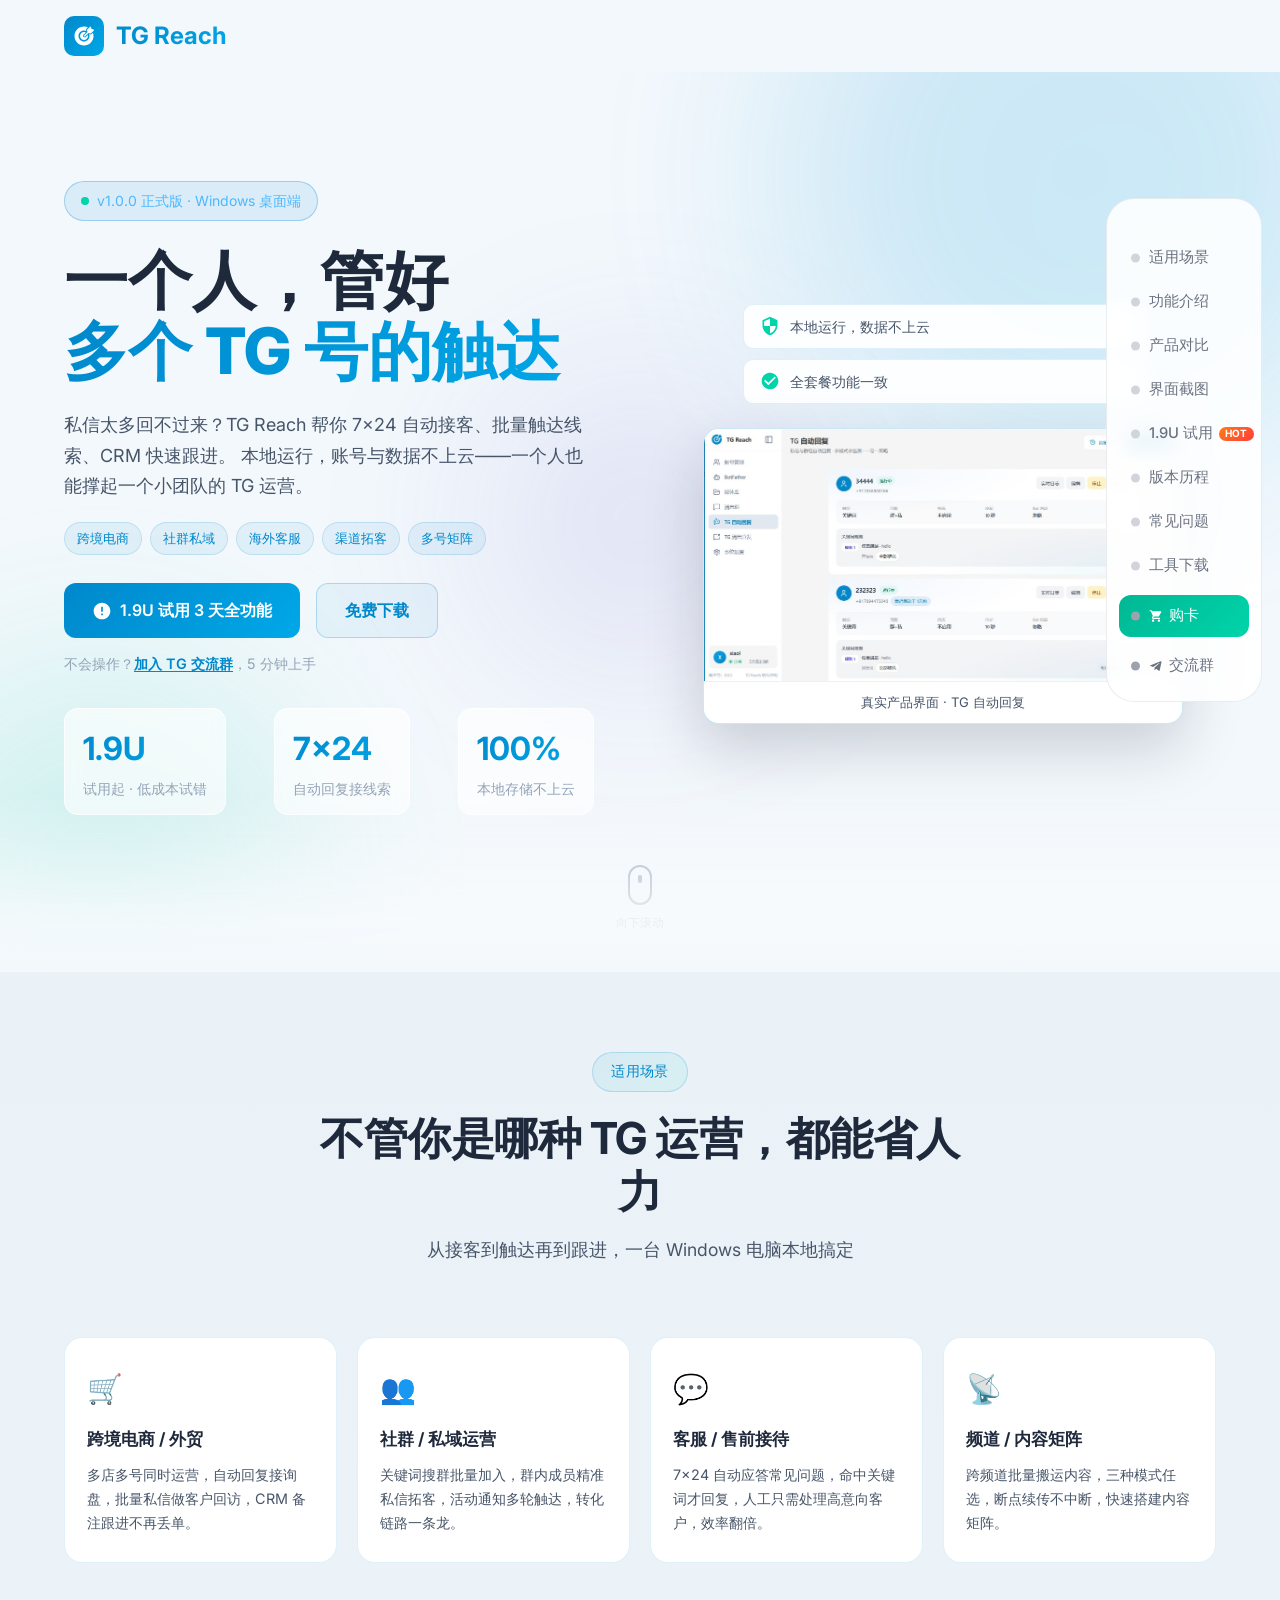
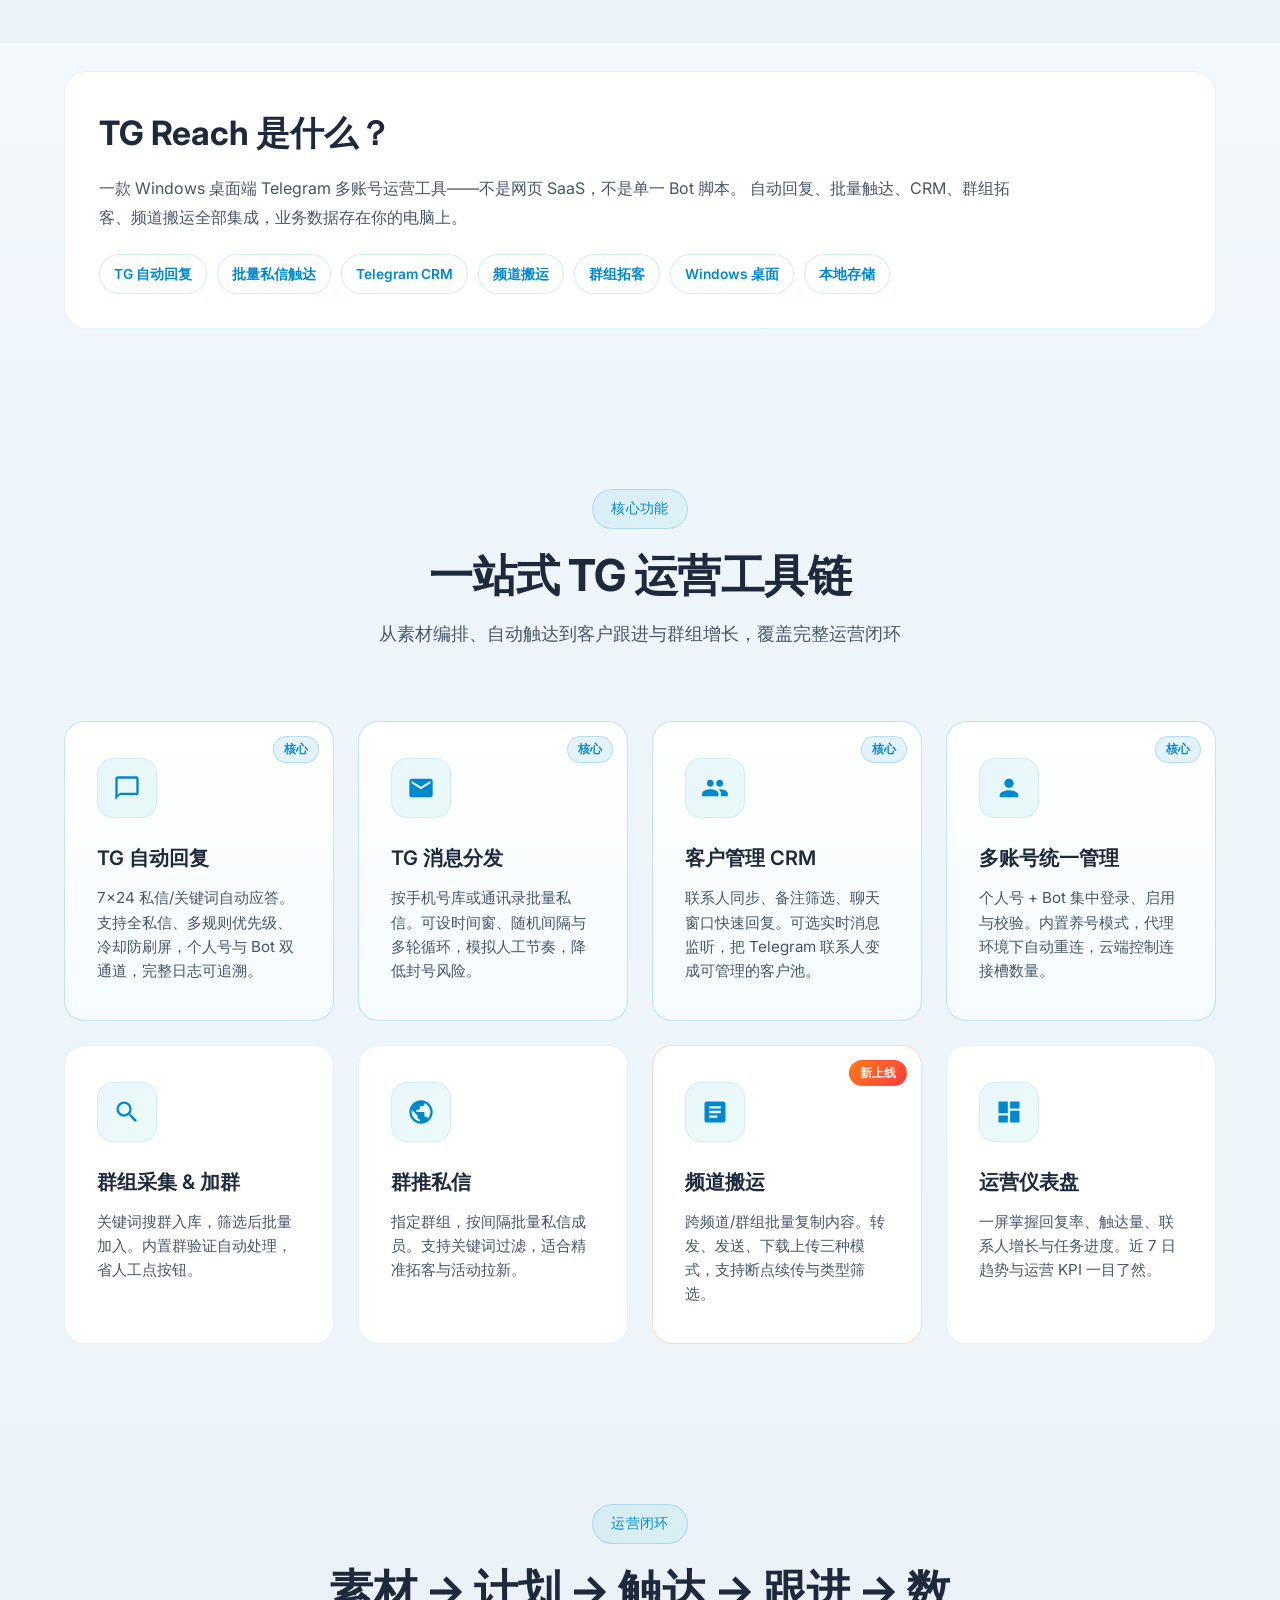
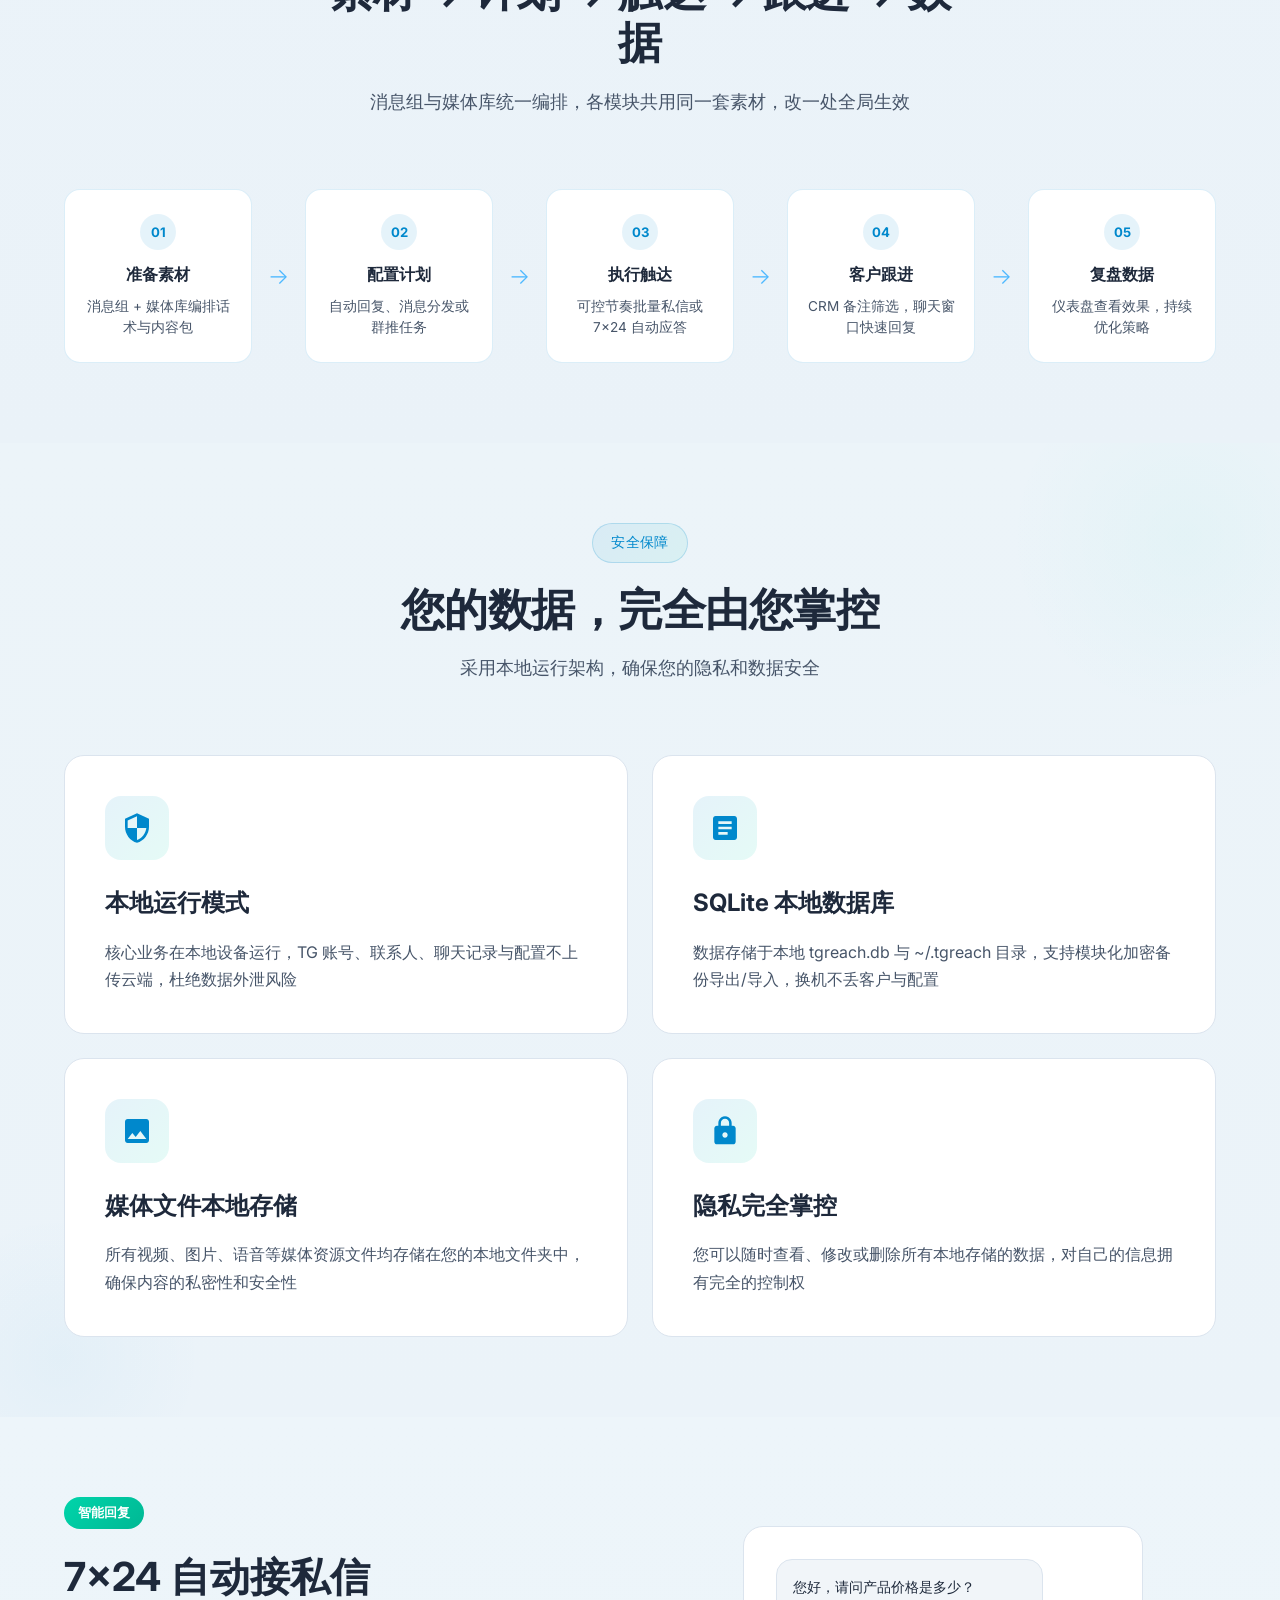
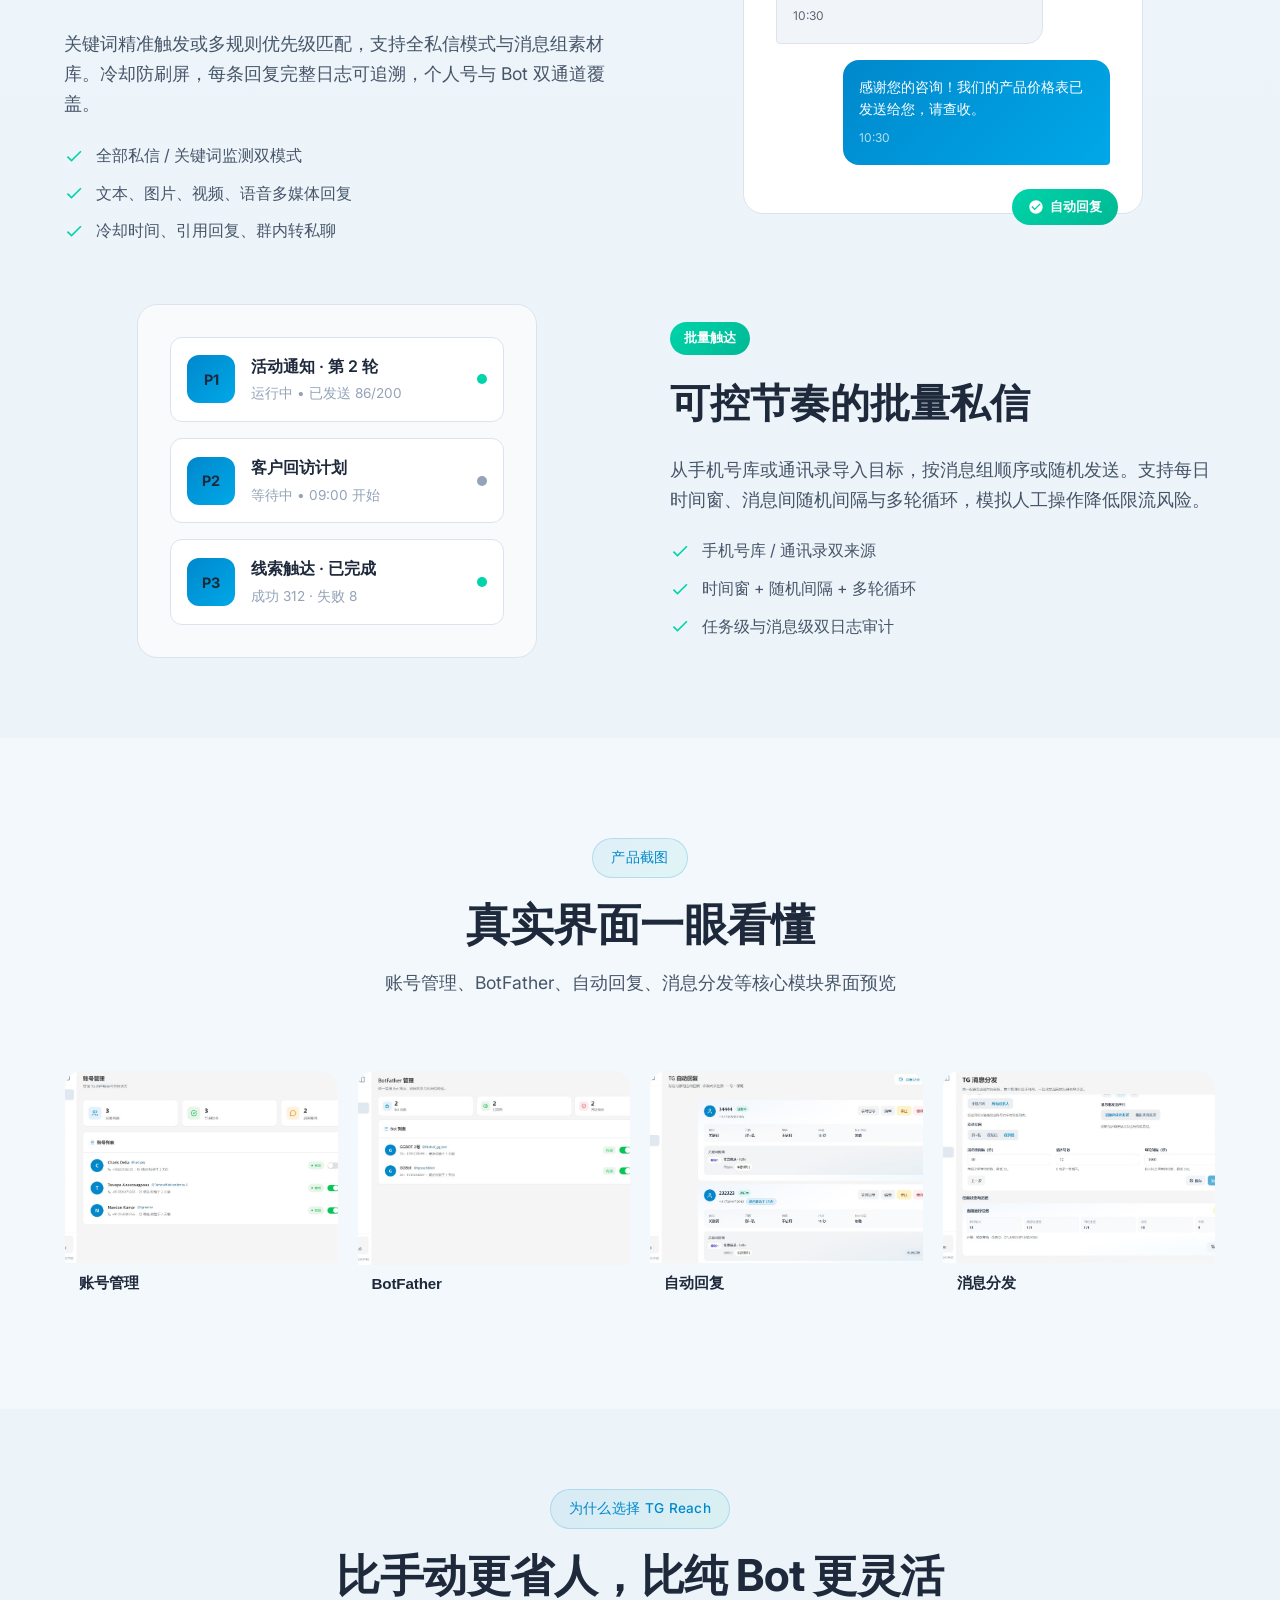
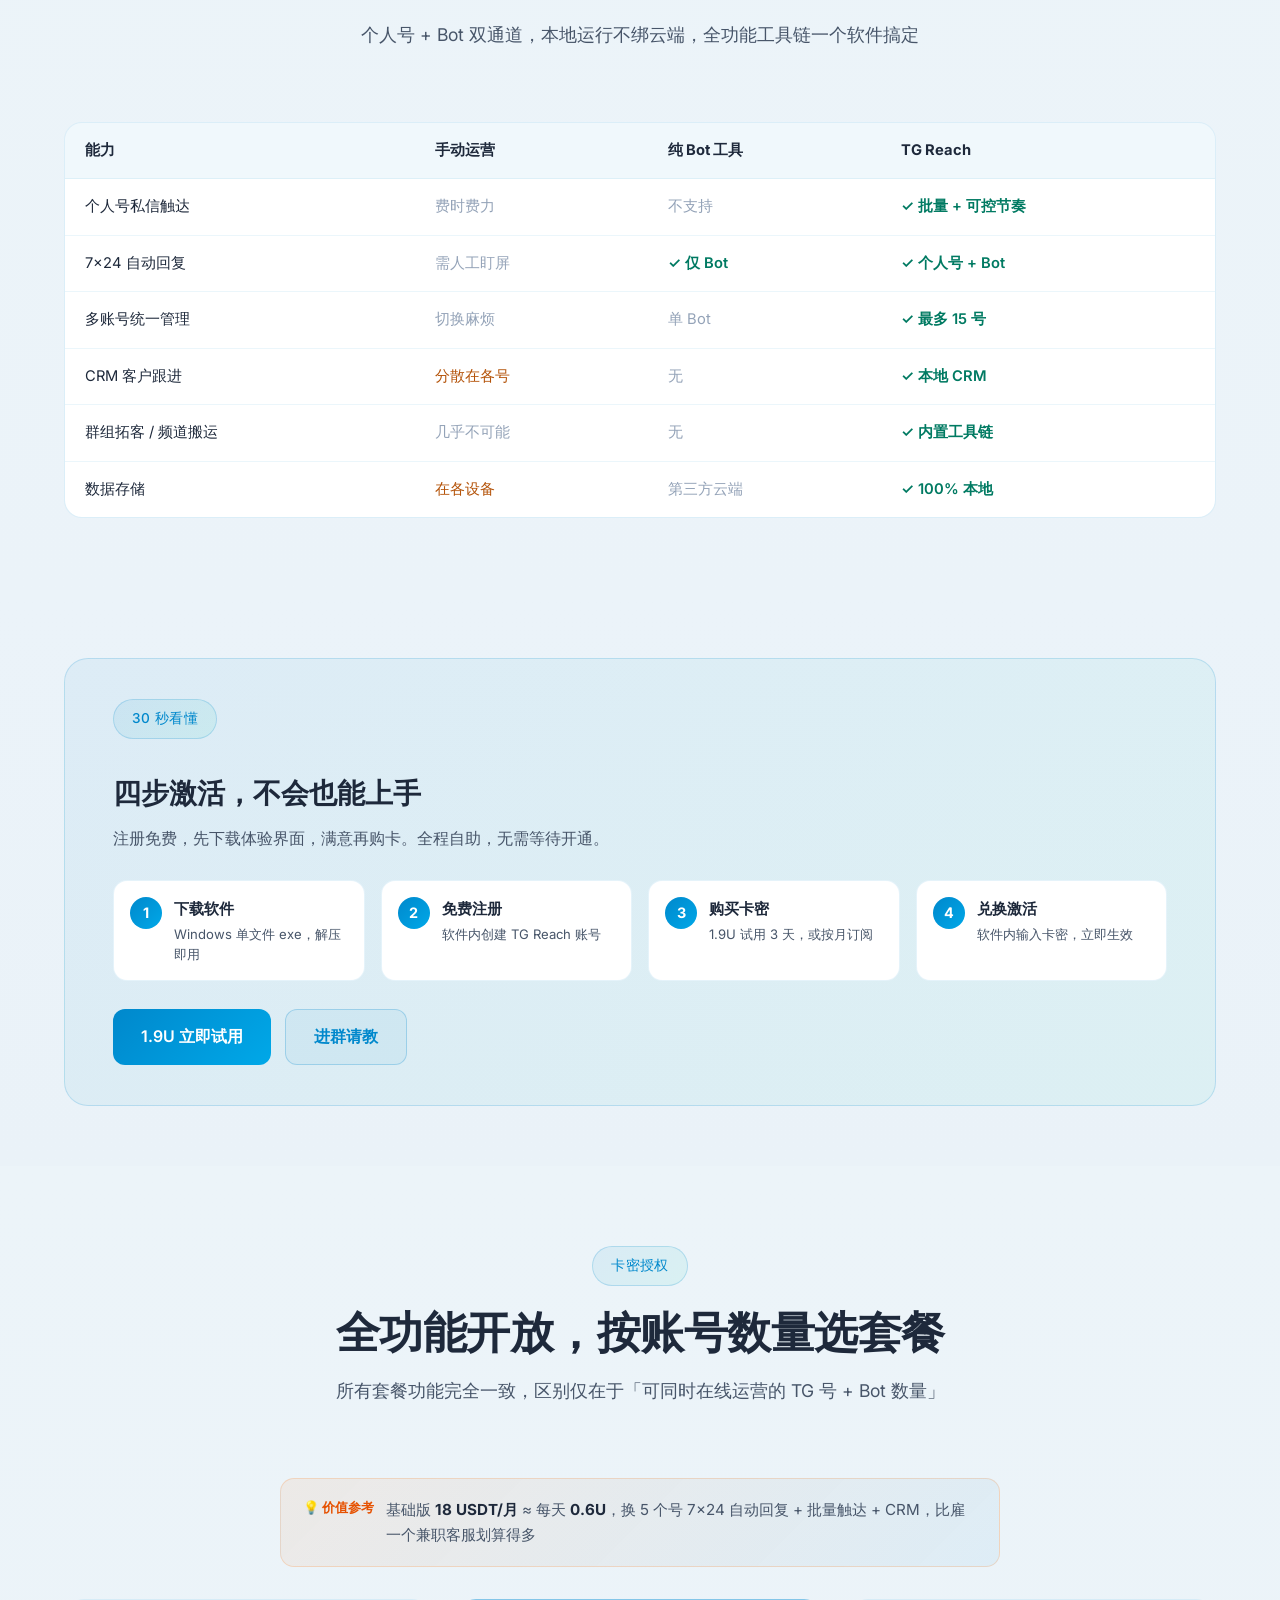
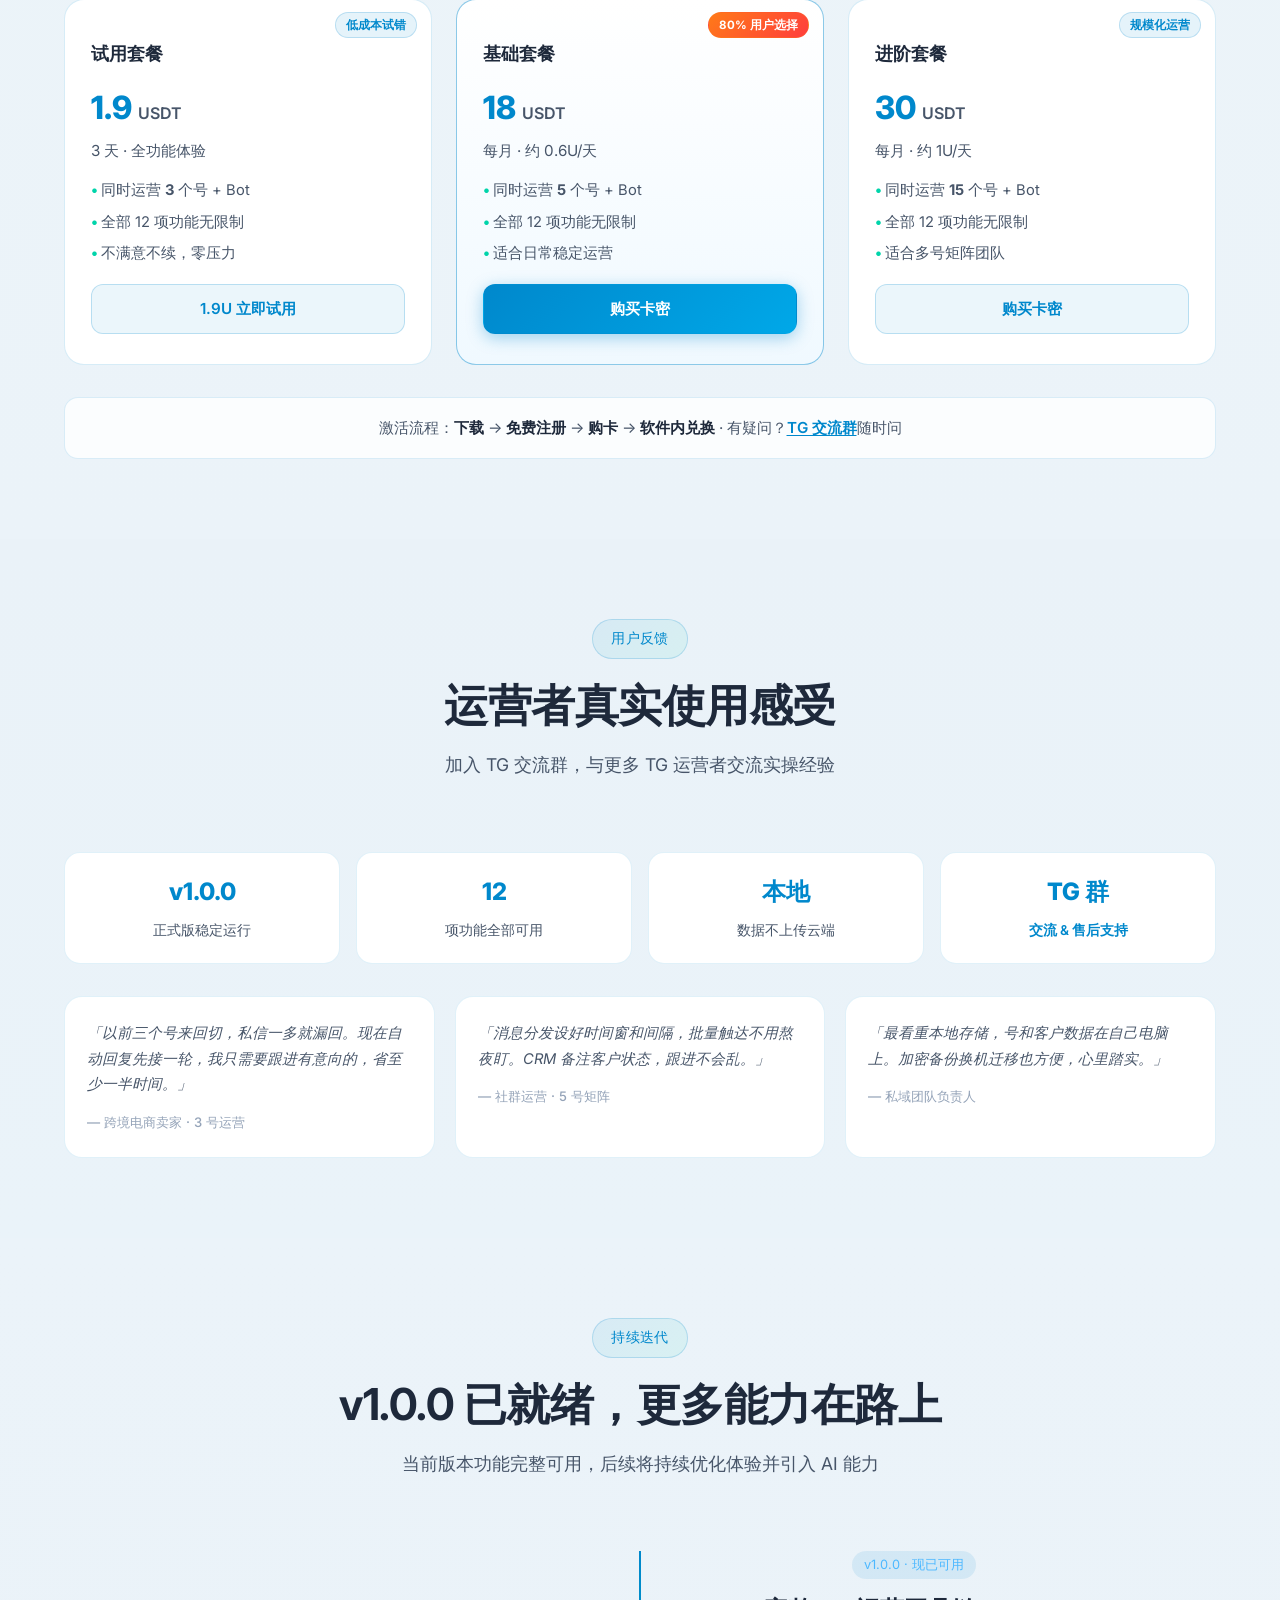
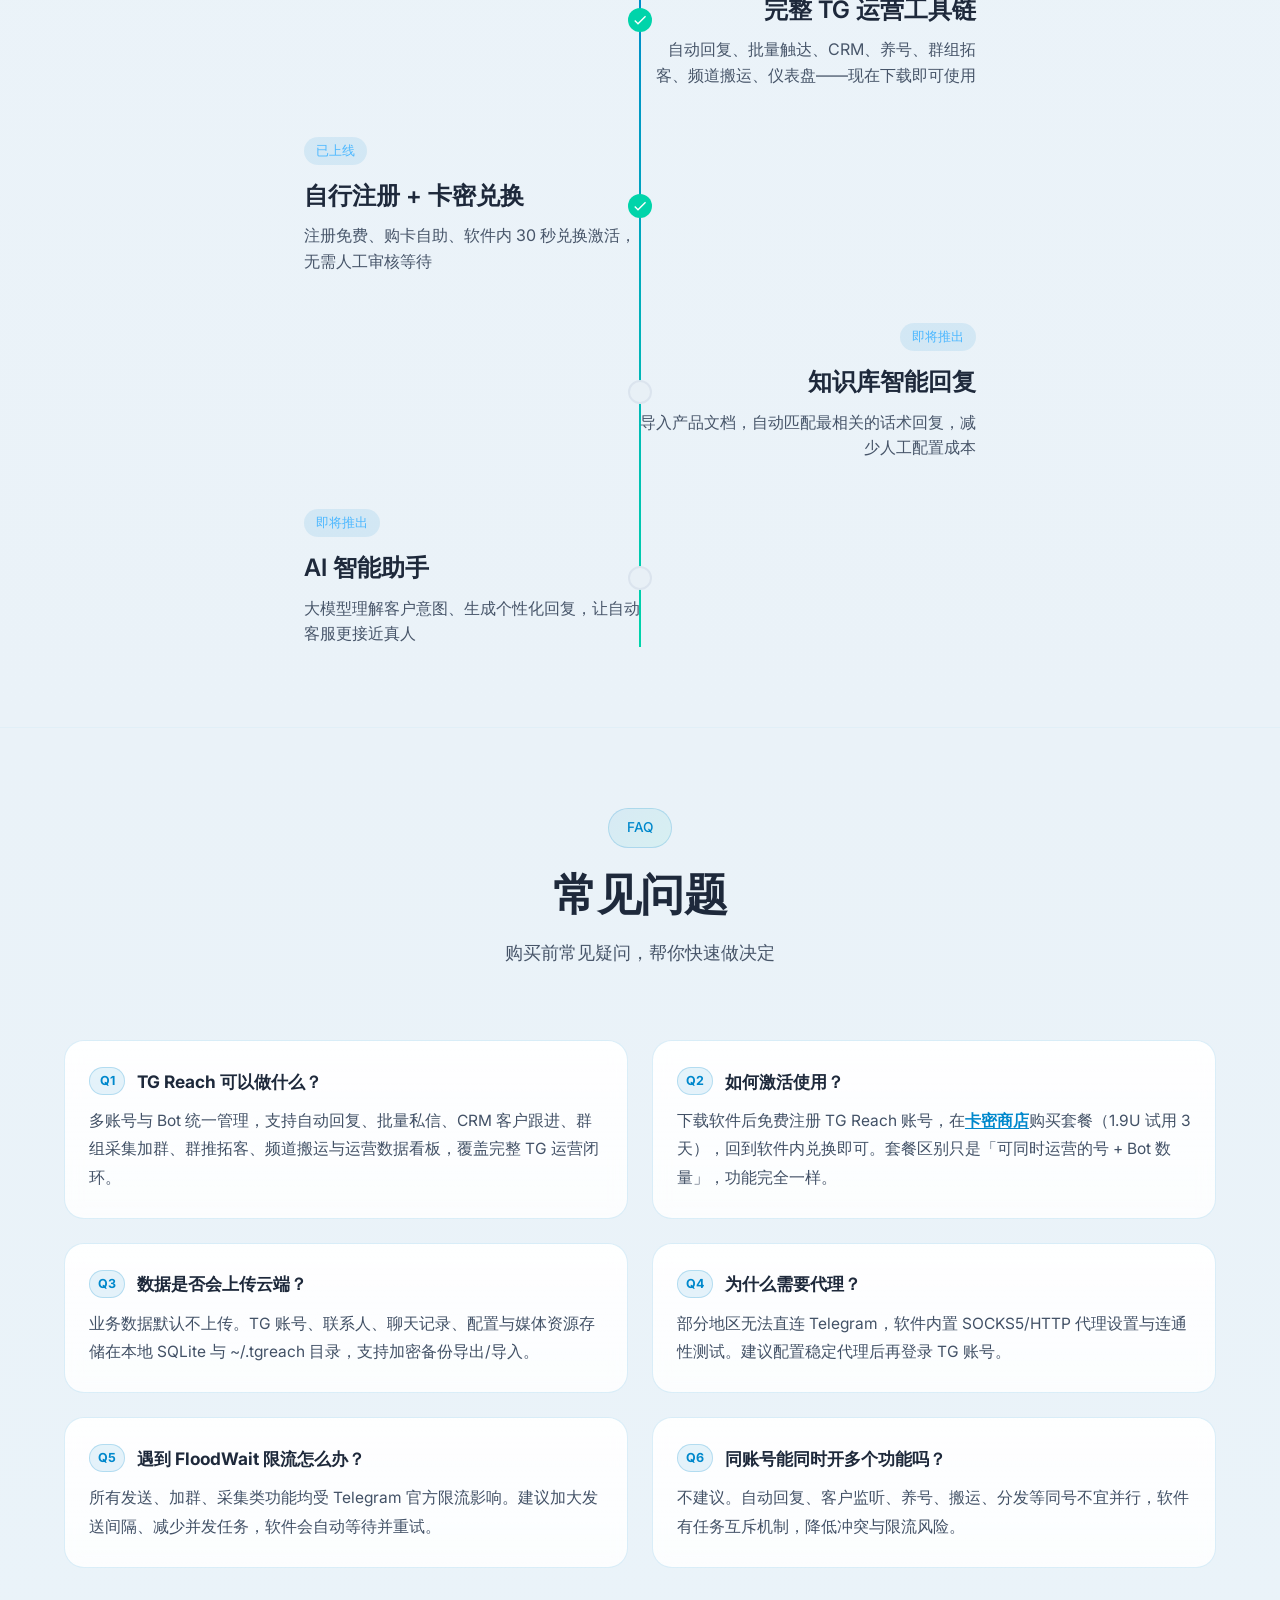
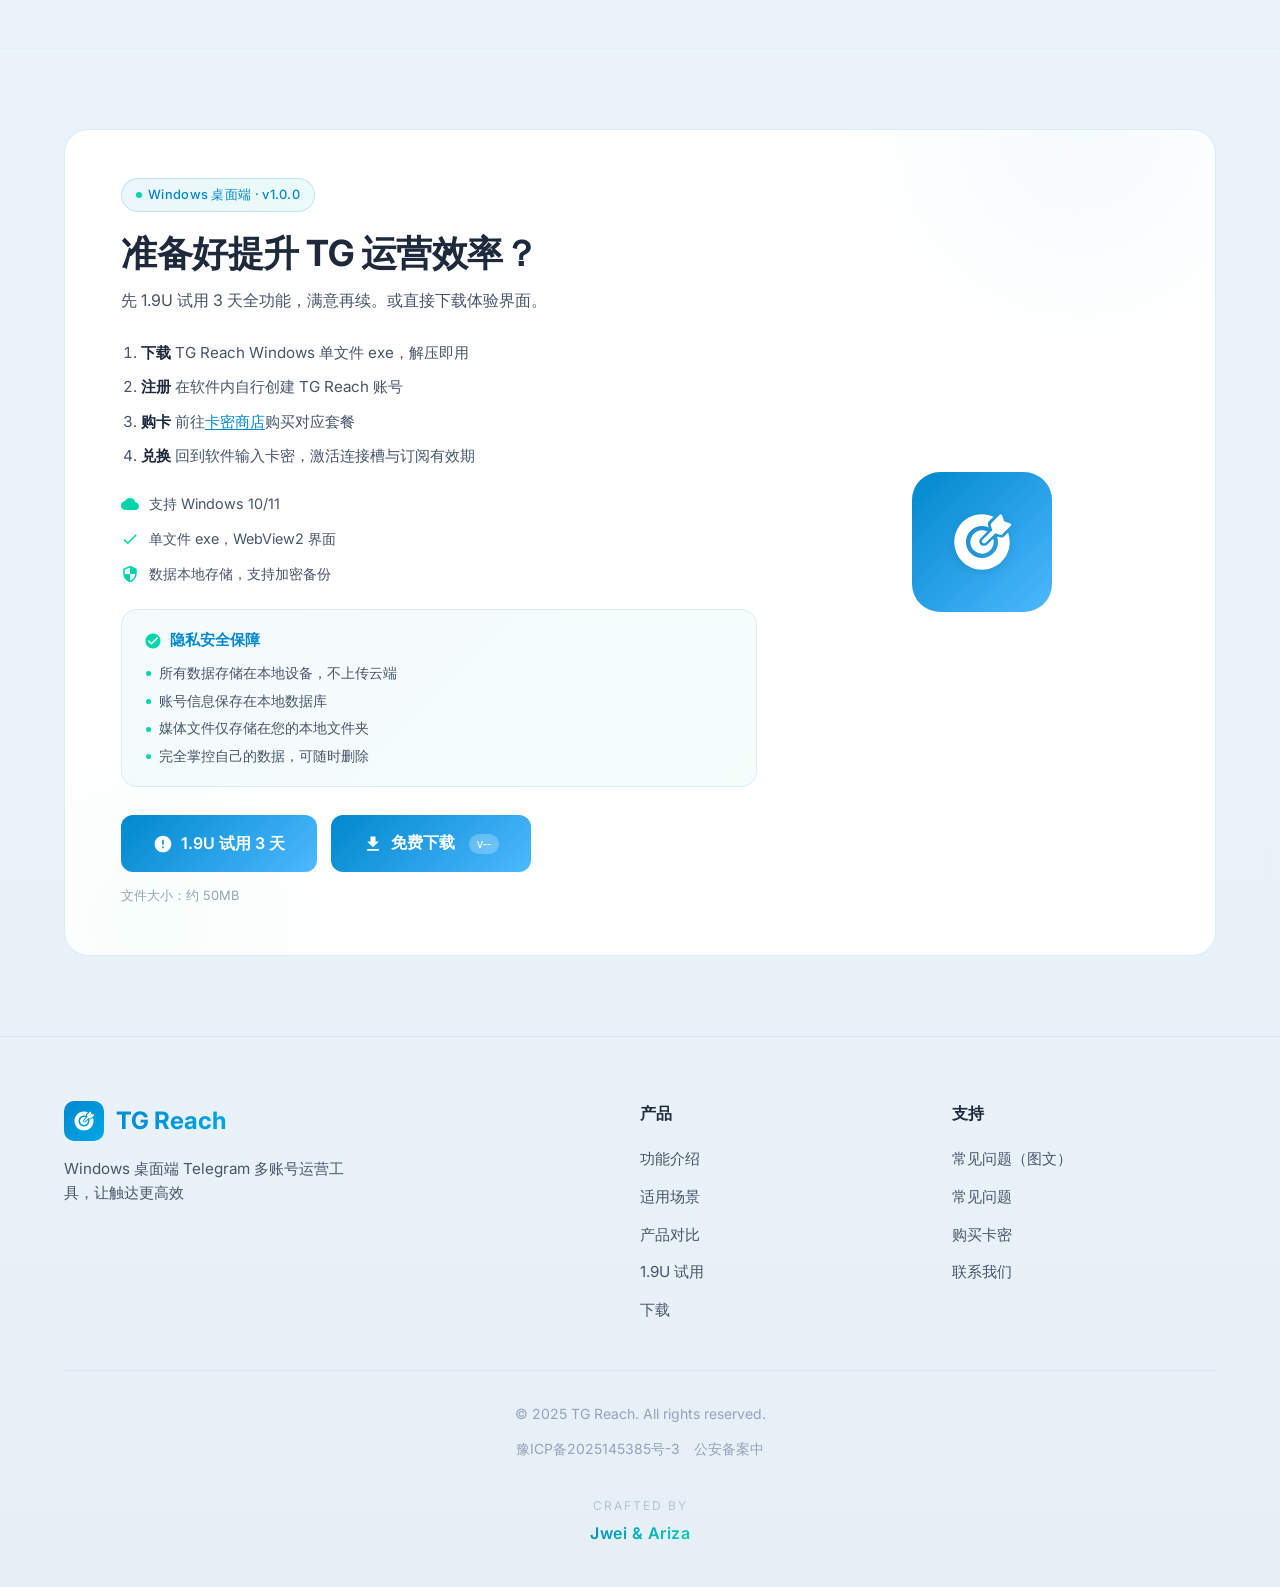
<file: index.html>
<!DOCTYPE html>
<html lang="zh-CN">
<head>
    <meta charset="UTF-8">
    <meta name="viewport" content="width=device-width, initial-scale=1.0">
    <title>TG Reach - TG 消息触达智能助手</title>
    <meta name="description" content="一个人管好多个 TG 号：7×24 自动回复、批量私信触达、CRM 跟进。本地运行数据不上云，3 天全功能试用仅需 1.9 USDT。">
    <meta name="keywords" content="TG Reach,TG消息触达,TG自动回复,Telegram群发,Telegram CRM,频道搬运,群组采集,Windows桌面应用,卡密激活">
    <meta name="robots" content="index,follow,max-image-preview:large,max-snippet:-1,max-video-preview:-1">
    <meta name="theme-color" content="#0088cc">
    <meta property="og:type" content="website">
    <meta property="og:locale" content="zh_CN">
    <meta property="og:title" content="TG Reach - TG 消息触达智能助手">
    <meta property="og:description" content="Windows 桌面端 TG 多账号运营工具：自动回复、批量触达、CRM、群组增长与频道搬运。">
    <meta property="og:image" content="logo.ico">
    <meta name="twitter:card" content="summary_large_image">
    <meta name="twitter:title" content="TG Reach - TG 消息触达智能助手">
    <meta name="twitter:description" content="多账号统一管理，自动回复与批量触达，数据本地存储，自行注册 + 卡密兑换。">
    <meta name="twitter:image" content="logo.ico">
    <link rel="icon" type="image/x-icon" href="logo.ico">
    <link rel="stylesheet" href="styles.css?v=4">
    <link rel="preconnect" href="https://fonts.googleapis.com">
    <link rel="preconnect" href="https://fonts.gstatic.com" crossorigin>
    <link href="https://fonts.googleapis.com/css2?family=Inter:wght@300;400;500;600;700;800&display=swap" rel="stylesheet">
    <script type="application/ld+json">
    {
      "@context": "https://schema.org",
      "@graph": [
        {
          "@type": "SoftwareApplication",
          "name": "TG Reach",
          "applicationCategory": "BusinessApplication",
          "operatingSystem": "Windows 10, Windows 11",
          "description": "TG Reach 是 Windows 桌面端 Telegram 多账号运营工具，支持自动回复、批量私信、CRM、群组拓客与频道搬运，数据本地存储，卡密授权激活。",
          "softwareVersion": "1.0.0",
          "offers": {
            "@type": "Offer",
            "url": "https://pay.ldxp.cn/shop/E9W6JWP6",
            "priceCurrency": "CNY"
          },
          "featureList": [
            "多账号与 Bot 统一管理",
            "TG 自动回复（关键词/全私信）",
            "TG 消息分发（批量私信）",
            "客户管理 CRM",
            "群组采集与批量加群",
            "群推私信",
            "频道内容搬运",
            "消息组与媒体库",
            "运营仪表盘",
            "本地加密备份"
          ]
        },
        {
          "@type": "Organization",
          "name": "TG Reach",
          "description": "专注于 Telegram 多账号运营与消息触达效率工具。"
        },
        {
          "@type": "FAQPage",
          "mainEntity": [
            {
              "@type": "Question",
              "name": "TG Reach 是什么？",
              "acceptedAnswer": {
                "@type": "Answer",
                "text": "TG Reach 是 Windows 桌面端 Telegram 多账号运营工具，帮助统一管理个人号与 Bot，完成自动回复、批量触达、客户跟进、群组拓展与频道搬运。"
              }
            },
            {
              "@type": "Question",
              "name": "数据是否上传到云端？",
              "acceptedAnswer": {
                "@type": "Answer",
                "text": "业务数据默认不上传云端。TG 账号、联系人、聊天记录、配置与媒体资源存储在本地 SQLite 与 ~/.tgreach 目录，支持加密备份导出。"
              }
            },
            {
              "@type": "Question",
              "name": "如何激活使用？",
              "acceptedAnswer": {
                "@type": "Answer",
                "text": "下载软件后自行注册 TG Reach 账号，在卡密商店购买套餐，回到软件内兑换卡密即可激活。连接槽决定可同时启用的个人号与 Bot 数量。"
              }
            },
            {
              "@type": "Question",
              "name": "支持哪些系统？",
              "acceptedAnswer": {
                "@type": "Answer",
                "text": "当前主要支持 Windows 10 和 Windows 11。"
              }
            }
          ]
        }
      ]
    }
    </script>
</head>
<body>
    <!-- 导航栏 -->
    <nav class="navbar" id="navbar">
        <div class="container nav-container">
            <a href="#" class="logo">
                <div class="logo-icon">
                    <svg viewBox="0 0 1024 1024" version="1.1" xmlns="http://www.w3.org/2000/svg" width="36" height="36">
                        <path d="M512 106.666667c60.010667 0 116.970667 13.034667 168.213333 36.437333L615.893333 204.181333a63.232 63.232 0 0 0-15.36 64.490667l9.685334 30.144A233.792 233.792 0 0 0 512 277.333333c-129.6 0-234.666667 105.066667-234.666667 234.666667s105.066667 234.666667 234.666667 234.666667 234.666667-105.066667 234.666667-234.666667c0-28.8-5.184-56.405333-14.698667-81.92l54.528 15.466667c22.72 7.594667 44.053333-9.28 60.992-26.24l45.226667-46.784A404.544 404.544 0 0 1 917.333333 512c0 223.850667-181.482667 405.333333-405.333333 405.333333S106.666667 735.850667 106.666667 512 288.149333 106.666667 512 106.666667z m0 234.666666c27.306667 0 53.098667 6.4 75.989333 17.813334l-104.597333 109.781333c-18.517333 18.517333-12.714667 60.650667 10.709333 82.88 23.424 22.208 73.685333 19.072 92.202667 0.554667l89.770667-87.509334A170.666667 170.666667 0 1 1 512 341.333333zM800.554667 112.746667a20.757333 20.757333 0 0 1 5.013333 8.128l29.653333 89.28 89.216 29.610666a20.757333 20.757333 0 0 1 8.149334 34.346667l-120 120.021333a41.493333 41.493333 0 0 1-42.496 10.026667l-63.616-21.290667-141.354667 141.354667a31.125333 31.125333 0 1 1-44.010667-44.010667l141.056-141.056-21.12-64a41.493333 41.493333 0 0 1 10.090667-42.325333l120.085333-120.106667a20.757333 20.757333 0 0 1 29.333334 0z" fill="currentColor"></path>
                    </svg>
                </div>
                <span class="logo-text">TG Reach</span>
            </a>
        </div>
    </nav>

    <!-- 英雄区域 -->
    <section class="hero" id="hero">
        <div class="hero-bg">
            <div class="gradient-orb orb-1"></div>
            <div class="gradient-orb orb-2"></div>
            <div class="gradient-orb orb-3"></div>
        </div>
        <div class="container hero-container">
            <div class="hero-content">
                <div class="hero-badge">
                    <span class="badge-dot"></span>
                    <span>v1.0.0 正式版 · Windows 桌面端</span>
                </div>
                <h1 class="hero-title">
                    <span class="title-line">一个人，管好</span>
                    <span class="title-line highlight">多个 TG 号的触达</span>
                </h1>
                <p class="hero-subtitle">
                    私信太多回不过来？TG Reach 帮你 7×24 自动接客、批量触达线索、CRM 快速跟进。
                    本地运行，账号与数据不上云——一个人也能撑起一个小团队的 TG 运营。
                </p>
                <div class="hero-audience">
                    <span>跨境电商</span>
                    <span>社群私域</span>
                    <span>海外客服</span>
                    <span>渠道拓客</span>
                    <span>多号矩阵</span>
                </div>
                <div class="hero-cta">
                    <a href="https://pay.ldxp.cn/shop/E9W6JWP6" class="btn btn-primary btn-trial" target="_blank" rel="noopener noreferrer">
                        <svg class="btn-icon" viewBox="0 0 24 24" fill="none" xmlns="http://www.w3.org/2000/svg">
                            <path d="M12 2C6.48 2 2 6.48 2 12s4.48 10 10 10 10-4.48 10-10S17.52 2 12 2zm1 15h-2v-2h2v2zm0-4h-2V7h2v6z" fill="currentColor"/>
                        </svg>
                        1.9U 试用 3 天全功能
                    </a>
                    <a href="#download" class="btn btn-secondary">免费下载</a>
                </div>
                <p class="hero-trust">
                    不会操作？<a href="https://t.me/TG_Reach_a" target="_blank" rel="noopener noreferrer">加入 TG 交流群</a>，5 分钟上手
                </p>
                <div class="hero-stats">
                    <div class="stat-item">
                        <span class="stat-number">1.9U</span>
                        <span class="stat-label">试用起 · 低成本试错</span>
                    </div>
                    <div class="stat-item">
                        <span class="stat-number">7×24</span>
                        <span class="stat-label">自动回复接线索</span>
                    </div>
                    <div class="stat-item">
                        <span class="stat-number">100%</span>
                        <span class="stat-label">本地存储不上云</span>
                    </div>
                </div>
            </div>
            <div class="hero-visual">
                <div class="hero-security">
                    <div class="security-badge">
                        <svg viewBox="0 0 24 24" fill="none">
                            <path d="M12 1L3 5v6c0 5.55 3.84 10.74 9 12 5.16-1.26 9-6.45 9-12V5l-9-4zm0 10.99h7c-.53 4.12-3.28 7.79-7 8.94V12H5V6.3l7-3.11v8.8z" fill="currentColor"/>
                        </svg>
                        <span>本地运行，数据不上云</span>
                    </div>
                    <div class="security-badge">
                        <svg viewBox="0 0 24 24" fill="none">
                            <path d="M12 2C6.48 2 2 6.48 2 12s4.48 10 10 10 10-4.48 10-10S17.52 2 12 2zm-2 15l-5-5 1.41-1.41L10 14.17l7.59-7.59L19 8l-9 9z" fill="currentColor"/>
                        </svg>
                        <span>全套餐功能一致</span>
                    </div>
                </div>
                <div class="hero-screenshot">
                    <img src="assets/screenshots/autoreply.png" alt="TG Reach 自动回复界面实机截图" loading="eager" />
                    <span class="hero-screenshot-caption">真实产品界面 · TG 自动回复</span>
                </div>
            </div>
        </div>
        <div class="scroll-indicator">
            <div class="mouse">
                <div class="wheel"></div>
            </div>
            <span>向下滚动</span>
        </div>
    </section>

    <!-- 适用场景 -->
    <section class="use-cases" id="use-cases">
        <div class="container">
            <div class="section-header">
                <span class="section-tag">适用场景</span>
                <h2 class="section-title">不管你是哪种 TG 运营，都能省人力</h2>
                <p class="section-desc">从接客到触达再到跟进，一台 Windows 电脑本地搞定</p>
            </div>
            <div class="use-cases-grid">
                <article class="use-case-card">
                    <span class="use-case-icon">🛒</span>
                    <h3>跨境电商 / 外贸</h3>
                    <p>多店多号同时运营，自动回复接询盘，批量私信做客户回访，CRM 备注跟进不再丢单。</p>
                </article>
                <article class="use-case-card">
                    <span class="use-case-icon">👥</span>
                    <h3>社群 / 私域运营</h3>
                    <p>关键词搜群批量加入，群内成员精准私信拓客，活动通知多轮触达，转化链路一条龙。</p>
                </article>
                <article class="use-case-card">
                    <span class="use-case-icon">💬</span>
                    <h3>客服 / 售前接待</h3>
                    <p>7×24 自动应答常见问题，命中关键词才回复，人工只需处理高意向客户，效率翻倍。</p>
                </article>
                <article class="use-case-card">
                    <span class="use-case-icon">📡</span>
                    <h3>频道 / 内容矩阵</h3>
                    <p>跨频道批量搬运内容，三种模式任选，断点续传不中断，快速搭建内容矩阵。</p>
                </article>
            </div>
        </div>
    </section>

    <!-- GEO 语义概览 -->
    <section class="geo-overview" id="overview">
        <div class="container">
            <div class="geo-overview-card">
                <h2 class="geo-title">TG Reach 是什么？</h2>
                <p class="geo-intro">
                    一款 Windows 桌面端 Telegram 多账号运营工具——不是网页 SaaS，不是单一 Bot 脚本。
                    自动回复、批量触达、CRM、群组拓客、频道搬运全部集成，业务数据存在你的电脑上。
                </p>
                <div class="geo-tags">
                    <span class="geo-tag">TG 自动回复</span>
                    <span class="geo-tag">批量私信触达</span>
                    <span class="geo-tag">Telegram CRM</span>
                    <span class="geo-tag">频道搬运</span>
                    <span class="geo-tag">群组拓客</span>
                    <span class="geo-tag">Windows 桌面</span>
                    <span class="geo-tag">本地存储</span>
                </div>
            </div>
        </div>
    </section>

    <!-- 功能特性区域 -->
    <section class="features" id="features">
        <div class="container">
            <div class="section-header">
                <span class="section-tag">核心功能</span>
                <h2 class="section-title">一站式 TG 运营工具链</h2>
                <p class="section-desc">从素材编排、自动触达到客户跟进与群组增长，覆盖完整运营闭环</p>
            </div>
            
            <div class="features-grid">
                <div class="feature-card feature-card-core" data-aos="fade-up">
                    <span class="feature-badge">核心</span>
                    <div class="feature-icon">
                        <svg viewBox="0 0 24 24" fill="none" xmlns="http://www.w3.org/2000/svg">
                            <path d="M20 2H4c-1.1 0-2 .9-2 2v18l4-4h14c1.1 0 2-.9 2-2V4c0-1.1-.9-2-2-2zm0 14H6l-2 2V4h16v12z" fill="currentColor"/>
                        </svg>
                    </div>
                    <h3 class="feature-title">TG 自动回复</h3>
                    <p class="feature-desc">7×24 私信/关键词自动应答。支持全私信、多规则优先级、冷却防刷屏，个人号与 Bot 双通道，完整日志可追溯。</p>
                </div>

                <div class="feature-card feature-card-core" data-aos="fade-up" data-aos-delay="100">
                    <span class="feature-badge">核心</span>
                    <div class="feature-icon">
                        <svg viewBox="0 0 24 24" fill="none" xmlns="http://www.w3.org/2000/svg">
                            <path d="M20 4H4c-1.1 0-2 .9-2 2v12c0 1.1.9 2 2 2h16c1.1 0 2-.9 2-2V6c0-1.1-.9-2-2-2zm0 4l-8 5-8-5V6l8 5 8-5v2z" fill="currentColor"/>
                        </svg>
                    </div>
                    <h3 class="feature-title">TG 消息分发</h3>
                    <p class="feature-desc">按手机号库或通讯录批量私信。可设时间窗、随机间隔与多轮循环，模拟人工节奏，降低封号风险。</p>
                </div>

                <div class="feature-card feature-card-core" data-aos="fade-up" data-aos-delay="200">
                    <span class="feature-badge">核心</span>
                    <div class="feature-icon">
                        <svg viewBox="0 0 24 24" fill="none" xmlns="http://www.w3.org/2000/svg">
                            <path d="M16 11c1.66 0 2.99-1.34 2.99-3S17.66 5 16 5c-1.66 0-3 1.34-3 3s1.34 3 3 3zm-8 0c1.66 0 2.99-1.34 2.99-3S9.66 5 8 5C6.34 5 5 6.34 5 8s1.34 3 3 3zm0 2c-2.33 0-7 1.17-7 3.5V19h14v-2.5c0-2.33-4.67-3.5-7-3.5zm8 0c-.29 0-.62.02-.97.05 1.16.84 1.97 1.97 1.97 3.45V19h6v-2.5c0-2.33-4.67-3.5-7-3.5z" fill="currentColor"/>
                        </svg>
                    </div>
                    <h3 class="feature-title">客户管理 CRM</h3>
                    <p class="feature-desc">联系人同步、备注筛选、聊天窗口快速回复。可选实时消息监听，把 Telegram 联系人变成可管理的客户池。</p>
                </div>

                <div class="feature-card feature-card-core" data-aos="fade-up" data-aos-delay="300">
                    <span class="feature-badge">核心</span>
                    <div class="feature-icon">
                        <svg viewBox="0 0 24 24" fill="none" xmlns="http://www.w3.org/2000/svg">
                            <path d="M12 12c2.21 0 4-1.79 4-4s-1.79-4-4-4-4 1.79-4 4 1.79 4 4 4zm0 2c-2.67 0-8 1.34-8 4v2h16v-2c0-2.66-5.33-4-8-4z" fill="currentColor"/>
                        </svg>
                    </div>
                    <h3 class="feature-title">多账号统一管理</h3>
                    <p class="feature-desc">个人号 + Bot 集中登录、启用与校验。内置养号模式，代理环境下自动重连，云端控制连接槽数量。</p>
                </div>

                <div class="feature-card" data-aos="fade-up" data-aos-delay="400">
                    <div class="feature-icon">
                        <svg viewBox="0 0 24 24" fill="none" xmlns="http://www.w3.org/2000/svg">
                            <path d="M15.5 14h-.79l-.28-.27A6.471 6.471 0 0 0 16 9.5 6.5 6.5 0 1 0 9.5 16c1.61 0 3.09-.59 4.23-1.57l.27.28v.79l5 4.99L20.49 19l-4.99-5zm-6 0C7.01 14 5 11.99 5 9.5S7.01 5 9.5 5 14 7.01 14 9.5 11.99 14 9.5 14z" fill="currentColor"/>
                        </svg>
                    </div>
                    <h3 class="feature-title">群组采集 & 加群</h3>
                    <p class="feature-desc">关键词搜群入库，筛选后批量加入。内置群验证自动处理，省人工点按钮。</p>
                </div>

                <div class="feature-card" data-aos="fade-up" data-aos-delay="500">
                    <div class="feature-icon">
                        <svg viewBox="0 0 24 24" fill="none" xmlns="http://www.w3.org/2000/svg">
                            <path d="M12 2C6.48 2 2 6.48 2 12s4.48 10 10 10 10-4.48 10-10S17.52 2 12 2zm-1 17.93c-3.95-.49-7-3.85-7-7.93 0-.62.08-1.21.21-1.79L9 15v1c0 1.1.9 2 2 2v1.93zm6.9-2.54c-.26-.81-1-1.39-1.9-1.39h-1v-3c0-.55-.45-1-1-1H8v-2h2c.55 0 1-.45 1-1V7h2c1.1 0 2-.9 2-2v-.41c2.93 1.19 5 4.06 5 7.41 0 2.08-.8 3.97-2.1 5.39z" fill="currentColor"/>
                        </svg>
                    </div>
                    <h3 class="feature-title">群推私信</h3>
                    <p class="feature-desc">指定群组，按间隔批量私信成员。支持关键词过滤，适合精准拓客与活动拉新。</p>
                </div>

                <div class="feature-card feature-card-new" data-aos="fade-up" data-aos-delay="600">
                    <span class="feature-badge feature-badge-new">新上线</span>
                    <div class="feature-icon">
                        <svg viewBox="0 0 24 24" fill="none" xmlns="http://www.w3.org/2000/svg">
                            <path d="M19 3H5c-1.1 0-2 .9-2 2v14c0 1.1.9 2 2 2h14c1.1 0 2-.9 2-2V5c0-1.1-.9-2-2-2zm-5 14H7v-2h7v2zm3-4H7v-2h10v2zm0-4H7V7h10v2z" fill="currentColor"/>
                        </svg>
                    </div>
                    <h3 class="feature-title">频道搬运</h3>
                    <p class="feature-desc">跨频道/群组批量复制内容。转发、发送、下载上传三种模式，支持断点续传与类型筛选。</p>
                </div>

                <div class="feature-card" data-aos="fade-up" data-aos-delay="700">
                    <div class="feature-icon">
                        <svg viewBox="0 0 24 24" fill="none" xmlns="http://www.w3.org/2000/svg">
                            <path d="M3 13h8V3H3v10zm0 8h8v-6H3v6zm10 0h8V11h-8v10zm0-18v6h8V3h-8z" fill="currentColor"/>
                        </svg>
                    </div>
                    <h3 class="feature-title">运营仪表盘</h3>
                    <p class="feature-desc">一屏掌握回复率、触达量、联系人增长与任务进度。近 7 日趋势与运营 KPI 一目了然。</p>
                </div>
            </div>
        </div>
    </section>

    <!-- 工作流示意 -->
    <section class="workflow" id="workflow">
        <div class="container">
            <div class="section-header">
                <span class="section-tag">运营闭环</span>
                <h2 class="section-title">素材 → 计划 → 触达 → 跟进 → 数据</h2>
                <p class="section-desc">消息组与媒体库统一编排，各模块共用同一套素材，改一处全局生效</p>
            </div>
            <div class="workflow-steps">
                <div class="workflow-step">
                    <span class="workflow-num">01</span>
                    <h3>准备素材</h3>
                    <p>消息组 + 媒体库编排话术与内容包</p>
                </div>
                <div class="workflow-arrow" aria-hidden="true">→</div>
                <div class="workflow-step">
                    <span class="workflow-num">02</span>
                    <h3>配置计划</h3>
                    <p>自动回复、消息分发或群推任务</p>
                </div>
                <div class="workflow-arrow" aria-hidden="true">→</div>
                <div class="workflow-step">
                    <span class="workflow-num">03</span>
                    <h3>执行触达</h3>
                    <p>可控节奏批量私信或 7×24 自动应答</p>
                </div>
                <div class="workflow-arrow" aria-hidden="true">→</div>
                <div class="workflow-step">
                    <span class="workflow-num">04</span>
                    <h3>客户跟进</h3>
                    <p>CRM 备注筛选，聊天窗口快速回复</p>
                </div>
                <div class="workflow-arrow" aria-hidden="true">→</div>
                <div class="workflow-step">
                    <span class="workflow-num">05</span>
                    <h3>复盘数据</h3>
                    <p>仪表盘查看效果，持续优化策略</p>
                </div>
            </div>
        </div>
    </section>

    <!-- 安全特性区域 -->
    <section class="security-section" id="security">
        <div class="container">
            <div class="section-header">
                <span class="section-tag">安全保障</span>
                <h2 class="section-title">您的数据，完全由您掌控</h2>
                <p class="section-desc">采用本地运行架构，确保您的隐私和数据安全</p>
            </div>
            <div class="security-grid">
                <div class="security-card" data-aos="fade-up">
                    <div class="security-icon">
                        <svg viewBox="0 0 24 24" fill="none" xmlns="http://www.w3.org/2000/svg">
                            <path d="M12 1L3 5v6c0 5.55 3.84 10.74 9 12 5.16-1.26 9-6.45 9-12V5l-9-4zm0 10.99h7c-.53 4.12-3.28 7.79-7 8.94V12H5V6.3l7-3.11v8.8z" fill="currentColor"/>
                        </svg>
                    </div>
                    <h3 class="security-card-title">本地运行模式</h3>
                    <p class="security-card-desc">核心业务在本地设备运行，TG 账号、联系人、聊天记录与配置不上传云端，杜绝数据外泄风险</p>
                </div>
                <div class="security-card" data-aos="fade-up" data-aos-delay="100">
                    <div class="security-icon">
                        <svg viewBox="0 0 24 24" fill="none" xmlns="http://www.w3.org/2000/svg">
                            <path d="M19 3H5c-1.1 0-2 .9-2 2v14c0 1.1.9 2 2 2h14c1.1 0 2-.9 2-2V5c0-1.1-.9-2-2-2zm-5 14H7v-2h7v2zm3-4H7v-2h10v2zm0-4H7V7h10v2z" fill="currentColor"/>
                        </svg>
                    </div>
                    <h3 class="security-card-title">SQLite 本地数据库</h3>
                    <p class="security-card-desc">数据存储于本地 tgreach.db 与 ~/.tgreach 目录，支持模块化加密备份导出/导入，换机不丢客户与配置</p>
                </div>
                <div class="security-card" data-aos="fade-up" data-aos-delay="200">
                    <div class="security-icon">
                        <svg viewBox="0 0 24 24" fill="none" xmlns="http://www.w3.org/2000/svg">
                            <path d="M21 19V5c0-1.1-.9-2-2-2H5c-1.1 0-2 .9-2 2v14c0 1.1.9 2 2 2h14c1.1 0 2-.9 2-2zM8.5 13.5l2.5 3.01L14.5 12l4.5 6H5l3.5-4.5z" fill="currentColor"/>
                        </svg>
                    </div>
                    <h3 class="security-card-title">媒体文件本地存储</h3>
                    <p class="security-card-desc">所有视频、图片、语音等媒体资源文件均存储在您的本地文件夹中，确保内容的私密性和安全性</p>
                </div>
                <div class="security-card" data-aos="fade-up" data-aos-delay="300">
                    <div class="security-icon">
                        <svg viewBox="0 0 24 24" fill="none" xmlns="http://www.w3.org/2000/svg">
                            <path d="M18 8h-1V6c0-2.76-2.24-5-5-5S7 3.24 7 6v2H6c-1.1 0-2 .9-2 2v10c0 1.1.9 2 2 2h12c1.1 0 2-.9 2-2V10c0-1.1-.9-2-2-2zm-6 9c-1.1 0-2-.9-2-2s.9-2 2-2 2 .9 2 2-.9 2-2 2zm3.1-9H8.9V6c0-1.71 1.39-3.1 3.1-3.1 1.71 0 3.1 1.39 3.1 3.1v2z" fill="currentColor"/>
                        </svg>
                    </div>
                    <h3 class="security-card-title">隐私完全掌控</h3>
                    <p class="security-card-desc">您可以随时查看、修改或删除所有本地存储的数据，对自己的信息拥有完全的控制权</p>
                </div>
            </div>
        </div>
    </section>

    <!-- 功能展示区域 -->
    <section class="showcase">
        <div class="container">
            <div class="showcase-item">
                <div class="showcase-content">
                    <span class="showcase-tag">智能回复</span>
                    <h3 class="showcase-title">7×24 自动接私信</h3>
                    <p class="showcase-desc">关键词精准触发或多规则优先级匹配，支持全私信模式与消息组素材库。冷却防刷屏，每条回复完整日志可追溯，个人号与 Bot 双通道覆盖。</p>
                    <ul class="showcase-list">
                        <li>
                            <svg viewBox="0 0 24 24" fill="none"><path d="M9 16.17L4.83 12l-1.42 1.41L9 19 21 7l-1.41-1.41z" fill="currentColor"/></svg>
                            全部私信 / 关键词监测双模式
                        </li>
                        <li>
                            <svg viewBox="0 0 24 24" fill="none"><path d="M9 16.17L4.83 12l-1.42 1.41L9 19 21 7l-1.41-1.41z" fill="currentColor"/></svg>
                            文本、图片、视频、语音多媒体回复
                        </li>
                        <li>
                            <svg viewBox="0 0 24 24" fill="none"><path d="M9 16.17L4.83 12l-1.42 1.41L9 19 21 7l-1.41-1.41z" fill="currentColor"/></svg>
                            冷却时间、引用回复、群内转私聊
                        </li>
                    </ul>
                </div>
                <div class="showcase-visual">
                    <div class="showcase-card">
                        <div class="message-bubble incoming">
                            <span class="message-text">您好，请问产品价格是多少？</span>
                            <span class="message-time">10:30</span>
                        </div>
                        <div class="message-bubble outgoing">
                            <span class="message-text">感谢您的咨询！我们的产品价格表已发送给您，请查收。</span>
                            <span class="message-time">10:30</span>
                        </div>
                        <div class="auto-reply-badge">
                            <svg viewBox="0 0 24 24" fill="none"><path d="M12 2C6.48 2 2 6.48 2 12s4.48 10 10 10 10-4.48 10-10S17.52 2 12 2zm-2 15l-5-5 1.41-1.41L10 14.17l7.59-7.59L19 8l-9 9z" fill="currentColor"/></svg>
                            自动回复
                        </div>
                    </div>
                </div>
            </div>

            <div class="showcase-item reverse">
                <div class="showcase-content">
                    <span class="showcase-tag">批量触达</span>
                    <h3 class="showcase-title">可控节奏的批量私信</h3>
                    <p class="showcase-desc">从手机号库或通讯录导入目标，按消息组顺序或随机发送。支持每日时间窗、消息间随机间隔与多轮循环，模拟人工操作降低限流风险。</p>
                    <ul class="showcase-list">
                        <li>
                            <svg viewBox="0 0 24 24" fill="none"><path d="M9 16.17L4.83 12l-1.42 1.41L9 19 21 7l-1.41-1.41z" fill="currentColor"/></svg>
                            手机号库 / 通讯录双来源
                        </li>
                        <li>
                            <svg viewBox="0 0 24 24" fill="none"><path d="M9 16.17L4.83 12l-1.42 1.41L9 19 21 7l-1.41-1.41z" fill="currentColor"/></svg>
                            时间窗 + 随机间隔 + 多轮循环
                        </li>
                        <li>
                            <svg viewBox="0 0 24 24" fill="none"><path d="M9 16.17L4.83 12l-1.42 1.41L9 19 21 7l-1.41-1.41z" fill="currentColor"/></svg>
                            任务级与消息级双日志审计
                        </li>
                    </ul>
                </div>
                <div class="showcase-visual">
                    <div class="showcase-card dark">
                        <div class="group-list">
                            <div class="group-item">
                                <div class="group-icon">P1</div>
                                <div class="group-info">
                                    <div class="group-name">活动通知 · 第 2 轮</div>
                                    <div class="group-status">运行中 • 已发送 86/200</div>
                                </div>
                                <div class="group-indicator active"></div>
                            </div>
                            <div class="group-item">
                                <div class="group-icon">P2</div>
                                <div class="group-info">
                                    <div class="group-name">客户回访计划</div>
                                    <div class="group-status">等待中 • 09:00 开始</div>
                                </div>
                                <div class="group-indicator"></div>
                            </div>
                            <div class="group-item">
                                <div class="group-icon">P3</div>
                                <div class="group-info">
                                    <div class="group-name">线索触达 · 已完成</div>
                                    <div class="group-status">成功 312 · 失败 8</div>
                                </div>
                                <div class="group-indicator active"></div>
                            </div>
                        </div>
                    </div>
                </div>
            </div>
        </div>
    </section>

    <!-- 产品截图 -->
    <section class="screenshots" id="screenshots">
        <div class="container">
            <div class="section-header">
                <span class="section-tag">产品截图</span>
                <h2 class="section-title">真实界面一眼看懂</h2>
                <p class="section-desc">账号管理、BotFather、自动回复、消息分发等核心模块界面预览</p>
            </div>

            <div class="screenshots-grid">
                <button class="screenshot-card" type="button" data-screenshot-src="assets/screenshots/account.png" data-screenshot-alt="账号管理界面截图">
                    <img src="assets/screenshots/account.png" alt="账号管理界面截图" loading="lazy" />
                    <span class="screenshot-caption">账号管理</span>
                </button>
                <button class="screenshot-card" type="button" data-screenshot-src="assets/screenshots/botfather.png" data-screenshot-alt="BotFather 管理界面截图">
                    <img src="assets/screenshots/botfather.png" alt="BotFather 管理界面截图" loading="lazy" />
                    <span class="screenshot-caption">BotFather</span>
                </button>
                <button class="screenshot-card" type="button" data-screenshot-src="assets/screenshots/autoreply.png" data-screenshot-alt="TG 自动回复界面截图">
                    <img src="assets/screenshots/autoreply.png" alt="TG 自动回复界面截图" loading="lazy" />
                    <span class="screenshot-caption">自动回复</span>
                </button>
                <button class="screenshot-card" type="button" data-screenshot-src="assets/screenshots/broadcast.png" data-screenshot-alt="TG 消息分发界面截图">
                    <img src="assets/screenshots/broadcast.png" alt="TG 消息分发界面截图" loading="lazy" />
                    <span class="screenshot-caption">消息分发</span>
                </button>
            </div>
        </div>
    </section>

    <!-- 对比优势 -->
    <section class="compare" id="compare">
        <div class="container">
            <div class="section-header">
                <span class="section-tag">为什么选择 TG Reach</span>
                <h2 class="section-title">比手动更省人，比纯 Bot 更灵活</h2>
                <p class="section-desc">个人号 + Bot 双通道，本地运行不绑云端，全功能工具链一个软件搞定</p>
            </div>
            <div class="compare-table-wrap">
                <table class="compare-table">
                    <thead>
                        <tr>
                            <th>能力</th>
                            <th>手动运营</th>
                            <th>纯 Bot 工具</th>
                            <th class="compare-highlight">TG Reach</th>
                        </tr>
                    </thead>
                    <tbody>
                        <tr>
                            <td>个人号私信触达</td>
                            <td class="compare-no">费时费力</td>
                            <td class="compare-no">不支持</td>
                            <td class="compare-yes">✓ 批量 + 可控节奏</td>
                        </tr>
                        <tr>
                            <td>7×24 自动回复</td>
                            <td class="compare-no">需人工盯屏</td>
                            <td class="compare-yes">✓ 仅 Bot</td>
                            <td class="compare-yes">✓ 个人号 + Bot</td>
                        </tr>
                        <tr>
                            <td>多账号统一管理</td>
                            <td class="compare-no">切换麻烦</td>
                            <td class="compare-no">单 Bot</td>
                            <td class="compare-yes">✓ 最多 15 号</td>
                        </tr>
                        <tr>
                            <td>CRM 客户跟进</td>
                            <td class="compare-partial">分散在各号</td>
                            <td class="compare-no">无</td>
                            <td class="compare-yes">✓ 本地 CRM</td>
                        </tr>
                        <tr>
                            <td>群组拓客 / 频道搬运</td>
                            <td class="compare-no">几乎不可能</td>
                            <td class="compare-no">无</td>
                            <td class="compare-yes">✓ 内置工具链</td>
                        </tr>
                        <tr>
                            <td>数据存储</td>
                            <td class="compare-partial">在各设备</td>
                            <td class="compare-no">第三方云端</td>
                            <td class="compare-yes">✓ 100% 本地</td>
                        </tr>
                    </tbody>
                </table>
            </div>
        </div>
    </section>

    <!-- 快速上手 -->
    <section class="activation" id="activation">
        <div class="container">
            <div class="activation-card">
                <div class="activation-content">
                    <span class="section-tag">30 秒看懂</span>
                    <h2 class="activation-title">四步激活，不会也能上手</h2>
                    <p class="activation-desc">注册免费，先下载体验界面，满意再购卡。全程自助，无需等待开通。</p>
                    <ol class="activation-steps">
                        <li>
                            <span class="activation-num">1</span>
                            <div>
                                <strong>下载软件</strong>
                                <p>Windows 单文件 exe，解压即用</p>
                            </div>
                        </li>
                        <li>
                            <span class="activation-num">2</span>
                            <div>
                                <strong>免费注册</strong>
                                <p>软件内创建 TG Reach 账号</p>
                            </div>
                        </li>
                        <li>
                            <span class="activation-num">3</span>
                            <div>
                                <strong>购买卡密</strong>
                                <p>1.9U 试用 3 天，或按月订阅</p>
                            </div>
                        </li>
                        <li>
                            <span class="activation-num">4</span>
                            <div>
                                <strong>兑换激活</strong>
                                <p>软件内输入卡密，立即生效</p>
                            </div>
                        </li>
                    </ol>
                    <div class="activation-cta">
                        <a href="https://pay.ldxp.cn/shop/E9W6JWP6" class="btn btn-primary btn-trial" target="_blank" rel="noopener noreferrer">1.9U 立即试用</a>
                        <a href="https://t.me/TG_Reach_a" class="btn btn-secondary" target="_blank" rel="noopener noreferrer">进群请教</a>
                    </div>
                </div>
            </div>
        </div>
    </section>

    <!-- 套餐价格 -->
    <section class="pricing" id="pricing">
        <div class="container">
            <div class="section-header">
                <span class="section-tag">卡密授权</span>
                <h2 class="section-title">全功能开放，按账号数量选套餐</h2>
                <p class="section-desc">所有套餐功能完全一致，区别仅在于「可同时在线运营的 TG 号 + Bot 数量」</p>
            </div>

            <div class="pricing-highlight">
                <span class="pricing-highlight-badge">💡 价值参考</span>
                <p>基础版 <strong>18 USDT/月</strong> ≈ 每天 <strong>0.6U</strong>，换 5 个号 7×24 自动回复 + 批量触达 + CRM，比雇一个兼职客服划算得多</p>
            </div>

            <div class="pricing-grid">
                <article class="pricing-card" data-aos="fade-up">
                    <span class="pricing-badge">低成本试错</span>
                    <p class="pricing-plan">试用套餐</p>
                    <p class="pricing-price">1.9 <span>USDT</span></p>
                    <p class="pricing-cycle">3 天 · 全功能体验</p>
                    <ul class="pricing-list">
                        <li>同时运营 <strong>3</strong> 个号 + Bot</li>
                        <li>全部 12 项功能无限制</li>
                        <li>不满意不续，零压力</li>
                    </ul>
                    <a href="https://pay.ldxp.cn/shop/E9W6JWP6" class="btn btn-pricing" target="_blank" rel="noopener noreferrer">1.9U 立即试用</a>
                </article>

                <article class="pricing-card featured" data-aos="fade-up" data-aos-delay="100">
                    <span class="pricing-badge pricing-badge-hot">80% 用户选择</span>
                    <p class="pricing-plan">基础套餐</p>
                    <p class="pricing-price">18 <span>USDT</span></p>
                    <p class="pricing-cycle">每月 · 约 0.6U/天</p>
                    <ul class="pricing-list">
                        <li>同时运营 <strong>5</strong> 个号 + Bot</li>
                        <li>全部 12 项功能无限制</li>
                        <li>适合日常稳定运营</li>
                    </ul>
                    <a href="https://pay.ldxp.cn/shop/E9W6JWP6" class="btn btn-pricing btn-pricing-featured" target="_blank" rel="noopener noreferrer">购买卡密</a>
                </article>

                <article class="pricing-card" data-aos="fade-up" data-aos-delay="200">
                    <span class="pricing-badge">规模化运营</span>
                    <p class="pricing-plan">进阶套餐</p>
                    <p class="pricing-price">30 <span>USDT</span></p>
                    <p class="pricing-cycle">每月 · 约 1U/天</p>
                    <ul class="pricing-list">
                        <li>同时运营 <strong>15</strong> 个号 + Bot</li>
                        <li>全部 12 项功能无限制</li>
                        <li>适合多号矩阵团队</li>
                    </ul>
                    <a href="https://pay.ldxp.cn/shop/E9W6JWP6" class="btn btn-pricing" target="_blank" rel="noopener noreferrer">购买卡密</a>
                </article>
            </div>

            <div class="pricing-note">
                <p>激活流程：<strong>下载</strong> → <strong>免费注册</strong> → <strong>购卡</strong> → <strong>软件内兑换</strong> · 有疑问？<a href="https://t.me/TG_Reach_a" target="_blank" rel="noopener noreferrer">TG 交流群</a>随时问</p>
            </div>
        </div>
    </section>

    <!-- 用户反馈 -->
    <section class="social-proof" id="social-proof">
        <div class="container">
            <div class="section-header">
                <span class="section-tag">用户反馈</span>
                <h2 class="section-title">运营者真实使用感受</h2>
                <p class="section-desc">加入 TG 交流群，与更多 TG 运营者交流实操经验</p>
            </div>
            <div class="proof-stats">
                <div class="proof-stat">
                    <span class="proof-stat-num">v1.0.0</span>
                    <span class="proof-stat-label">正式版稳定运行</span>
                </div>
                <div class="proof-stat">
                    <span class="proof-stat-num">12</span>
                    <span class="proof-stat-label">项功能全部可用</span>
                </div>
                <div class="proof-stat">
                    <span class="proof-stat-num">本地</span>
                    <span class="proof-stat-label">数据不上传云端</span>
                </div>
                <div class="proof-stat">
                    <span class="proof-stat-num">TG 群</span>
                    <span class="proof-stat-label"><a href="https://t.me/TG_Reach_a" target="_blank" rel="noopener noreferrer">交流 & 售后支持</a></span>
                </div>
            </div>
            <div class="testimonials-grid">
                <blockquote class="testimonial-card">
                    <p>「以前三个号来回切，私信一多就漏回。现在自动回复先接一轮，我只需要跟进有意向的，省至少一半时间。」</p>
                    <footer>— 跨境电商卖家 · 3 号运营</footer>
                </blockquote>
                <blockquote class="testimonial-card">
                    <p>「消息分发设好时间窗和间隔，批量触达不用熬夜盯。CRM 备注客户状态，跟进不会乱。」</p>
                    <footer>— 社群运营 · 5 号矩阵</footer>
                </blockquote>
                <blockquote class="testimonial-card">
                    <p>「最看重本地存储，号和客户数据在自己电脑上。加密备份换机迁移也方便，心里踏实。」</p>
                    <footer>— 私域团队负责人</footer>
                </blockquote>
            </div>
        </div>
    </section>

    <!-- 版本历程 -->
    <section class="roadmap" id="roadmap">
        <div class="container">
            <div class="section-header">
                <span class="section-tag">持续迭代</span>
                <h2 class="section-title">v1.0.0 已就绪，更多能力在路上</h2>
                <p class="section-desc">当前版本功能完整可用，后续将持续优化体验并引入 AI 能力</p>
            </div>

            <div class="roadmap-timeline">
                <div class="timeline-line"></div>
                
                <div class="roadmap-item" data-aos="fade-right">
                    <div class="roadmap-marker completed">
                        <svg viewBox="0 0 24 24" fill="none"><path d="M9 16.17L4.83 12l-1.42 1.41L9 19 21 7l-1.41-1.41z" fill="currentColor"/></svg>
                    </div>
                    <div class="roadmap-content">
                        <span class="roadmap-phase">v1.0.0 · 现已可用</span>
                        <h3 class="roadmap-title">完整 TG 运营工具链</h3>
                        <p class="roadmap-desc">自动回复、批量触达、CRM、养号、群组拓客、频道搬运、仪表盘——现在下载即可使用</p>
                    </div>
                </div>

                <div class="roadmap-item" data-aos="fade-left">
                    <div class="roadmap-marker completed">
                        <svg viewBox="0 0 24 24" fill="none"><path d="M9 16.17L4.83 12l-1.42 1.41L9 19 21 7l-1.41-1.41z" fill="currentColor"/></svg>
                    </div>
                    <div class="roadmap-content">
                        <span class="roadmap-phase">已上线</span>
                        <h3 class="roadmap-title">自行注册 + 卡密兑换</h3>
                        <p class="roadmap-desc">注册免费、购卡自助、软件内 30 秒兑换激活，无需人工审核等待</p>
                    </div>
                </div>

                <div class="roadmap-item" data-aos="fade-right">
                    <div class="roadmap-marker upcoming"></div>
                    <div class="roadmap-content">
                        <span class="roadmap-phase">即将推出</span>
                        <h3 class="roadmap-title">知识库智能回复</h3>
                        <p class="roadmap-desc">导入产品文档，自动匹配最相关的话术回复，减少人工配置成本</p>
                    </div>
                </div>

                <div class="roadmap-item" data-aos="fade-left">
                    <div class="roadmap-marker upcoming"></div>
                    <div class="roadmap-content">
                        <span class="roadmap-phase">即将推出</span>
                        <h3 class="roadmap-title">AI 智能助手</h3>
                        <p class="roadmap-desc">大模型理解客户意图、生成个性化回复，让自动客服更接近真人</p>
                    </div>
                </div>
            </div>
        </div>
    </section>

    <!-- 常见问题 -->
    <section class="faq" id="faq">
        <div class="container">
            <div class="section-header">
                <span class="section-tag">FAQ</span>
                <h2 class="section-title">常见问题</h2>
                <p class="section-desc">购买前常见疑问，帮你快速做决定</p>
            </div>
            <div class="faq-grid">
                <article class="faq-item">
                    <div class="faq-head">
                        <span class="faq-pill">Q1</span>
                        <h3>TG Reach 可以做什么？</h3>
                    </div>
                    <p>多账号与 Bot 统一管理，支持自动回复、批量私信、CRM 客户跟进、群组采集加群、群推拓客、频道搬运与运营数据看板，覆盖完整 TG 运营闭环。</p>
                </article>
                <article class="faq-item">
                    <div class="faq-head">
                        <span class="faq-pill">Q2</span>
                        <h3>如何激活使用？</h3>
                    </div>
                    <p>下载软件后免费注册 TG Reach 账号，在<a href="https://pay.ldxp.cn/shop/E9W6JWP6" target="_blank" rel="noopener noreferrer">卡密商店</a>购买套餐（1.9U 试用 3 天），回到软件内兑换即可。套餐区别只是「可同时运营的号 + Bot 数量」，功能完全一样。</p>
                </article>
                <article class="faq-item">
                    <div class="faq-head">
                        <span class="faq-pill">Q3</span>
                        <h3>数据是否会上传云端？</h3>
                    </div>
                    <p>业务数据默认不上传。TG 账号、联系人、聊天记录、配置与媒体资源存储在本地 SQLite 与 ~/.tgreach 目录，支持加密备份导出/导入。</p>
                </article>
                <article class="faq-item">
                    <div class="faq-head">
                        <span class="faq-pill">Q4</span>
                        <h3>为什么需要代理？</h3>
                    </div>
                    <p>部分地区无法直连 Telegram，软件内置 SOCKS5/HTTP 代理设置与连通性测试。建议配置稳定代理后再登录 TG 账号。</p>
                </article>
                <article class="faq-item">
                    <div class="faq-head">
                        <span class="faq-pill">Q5</span>
                        <h3>遇到 FloodWait 限流怎么办？</h3>
                    </div>
                    <p>所有发送、加群、采集类功能均受 Telegram 官方限流影响。建议加大发送间隔、减少并发任务，软件会自动等待并重试。</p>
                </article>
                <article class="faq-item">
                    <div class="faq-head">
                        <span class="faq-pill">Q6</span>
                        <h3>同账号能同时开多个功能吗？</h3>
                    </div>
                    <p>不建议。自动回复、客户监听、养号、搬运、分发等同号不宜并行，软件有任务互斥机制，降低冲突与限流风险。</p>
                </article>
            </div>
        </div>
    </section>

    <!-- 下载区域 -->
    <section class="download" id="download">
        <div class="container">
            <div class="download-card">
                <div class="download-content">
                    <span class="download-tag">Windows 桌面端 · v1.0.0</span>
                    <h2 class="download-title">准备好提升 TG 运营效率？</h2>
                    <p class="download-desc">先 1.9U 试用 3 天全功能，满意再续。或直接下载体验界面。</p>

                    <ol class="getting-started-steps">
                        <li><strong>下载</strong> TG Reach Windows 单文件 exe，解压即用</li>
                        <li><strong>注册</strong> 在软件内自行创建 TG Reach 账号</li>
                        <li><strong>购卡</strong> 前往<a href="https://pay.ldxp.cn/shop/E9W6JWP6" target="_blank" rel="noopener noreferrer">卡密商店</a>购买对应套餐</li>
                        <li><strong>兑换</strong> 回到软件输入卡密，激活连接槽与订阅有效期</li>
                    </ol>
                    
                    <div class="download-info">
                        <div class="info-item">
                            <svg viewBox="0 0 24 24" fill="none"><path d="M19.35 10.04C18.67 6.59 15.64 4 12 4 9.11 4 6.6 5.64 5.35 8.04 2.34 8.36 0 10.91 0 14c0 3.31 2.69 6 6 6h13c2.76 0 5-2.24 5-5 0-2.64-2.05-4.78-4.65-4.96z" fill="currentColor"/></svg>
                            <span>支持 Windows 10/11</span>
                        </div>
                        <div class="info-item">
                            <svg viewBox="0 0 24 24" fill="none"><path d="M9 16.17L4.83 12l-1.42 1.41L9 19 21 7l-1.41-1.41z" fill="currentColor"/></svg>
                            <span>单文件 exe，WebView2 界面</span>
                        </div>
                        <div class="info-item">
                            <svg viewBox="0 0 24 24" fill="none"><path d="M12 1L3 5v6c0 5.55 3.84 10.74 9 12 5.16-1.26 9-6.45 9-12V5l-9-4zm0 10.99h7c-.53 4.12-3.28 7.79-7 8.94V12H5V6.3l7-3.11v8.8z" fill="currentColor"/></svg>
                            <span>数据本地存储，支持加密备份</span>
                        </div>
                    </div>
                    
                    <div class="download-security">
                        <h4 class="security-title">
                            <svg viewBox="0 0 24 24" fill="none"><path d="M12 2C6.48 2 2 6.48 2 12s4.48 10 10 10 10-4.48 10-10S17.52 2 12 2zm-2 15l-5-5 1.41-1.41L10 14.17l7.59-7.59L19 8l-9 9z" fill="currentColor"/></svg>
                            隐私安全保障
                        </h4>
                        <ul class="security-list">
                            <li>所有数据存储在本地设备，不上传云端</li>
                            <li>账号信息保存在本地数据库</li>
                            <li>媒体文件仅存储在您的本地文件夹</li>
                            <li>完全掌控自己的数据，可随时删除</li>
                        </ul>
                    </div>

                    <div class="download-actions">
                        <a href="https://pay.ldxp.cn/shop/E9W6JWP6" class="btn btn-download btn-trial-download" target="_blank" rel="noopener noreferrer">
                            <svg class="btn-icon" viewBox="0 0 24 24" fill="none">
                                <path d="M12 2C6.48 2 2 6.48 2 12s4.48 10 10 10 10-4.48 10-10S17.52 2 12 2zm1 15h-2v-2h2v2zm0-4h-2V7h2v6z" fill="currentColor"/>
                            </svg>
                            1.9U 试用 3 天
                        </a>
                        <button class="btn btn-download" id="downloadBtn">
                            <svg class="btn-icon" viewBox="0 0 24 24" fill="none">
                                <path d="M19 9h-4V3H9v6H5l7 7 7-7zM5 18v2h14v-2H5z" fill="currentColor"/>
                            </svg>
                            免费下载
                            <span class="version-tag">v--</span>
                        </button>
                    </div>
                    
                    <p class="download-note">文件大小：约 50MB</p>
                </div>
                <div class="download-visual">
                    <div class="download-icon">
                        <svg viewBox="0 0 1024 1024" version="1.1" xmlns="http://www.w3.org/2000/svg" width="64" height="64">
                            <path d="M512 106.666667c60.010667 0 116.970667 13.034667 168.213333 36.437333L615.893333 204.181333a63.232 63.232 0 0 0-15.36 64.490667l9.685334 30.144A233.792 233.792 0 0 0 512 277.333333c-129.6 0-234.666667 105.066667-234.666667 234.666667s105.066667 234.666667 234.666667 234.666667 234.666667-105.066667 234.666667-234.666667c0-28.8-5.184-56.405333-14.698667-81.92l54.528 15.466667c22.72 7.594667 44.053333-9.28 60.992-26.24l45.226667-46.784A404.544 404.544 0 0 1 917.333333 512c0 223.850667-181.482667 405.333333-405.333333 405.333333S106.666667 735.850667 106.666667 512 288.149333 106.666667 512 106.666667z m0 234.666666c27.306667 0 53.098667 6.4 75.989333 17.813334l-104.597333 109.781333c-18.517333 18.517333-12.714667 60.650667 10.709333 82.88 23.424 22.208 73.685333 19.072 92.202667 0.554667l89.770667-87.509334A170.666667 170.666667 0 1 1 512 341.333333zM800.554667 112.746667a20.757333 20.757333 0 0 1 5.013333 8.128l29.653333 89.28 89.216 29.610666a20.757333 20.757333 0 0 1 8.149334 34.346667l-120 120.021333a41.493333 41.493333 0 0 1-42.496 10.026667l-63.616-21.290667-141.354667 141.354667a31.125333 31.125333 0 1 1-44.010667-44.010667l141.056-141.056-21.12-64a41.493333 41.493333 0 0 1 10.090667-42.325333l120.085333-120.106667a20.757333 20.757333 0 0 1 29.333334 0z" fill="currentColor"></path>
                        </svg>
                    </div>
                </div>
            </div>
        </div>
    </section>

    <!-- 页脚 -->
    <footer class="footer">
        <div class="container">
            <div class="footer-content">
                <div class="footer-brand">
                    <a href="#" class="logo">
                        <div class="logo-icon">
                            <svg viewBox="0 0 1024 1024" version="1.1" xmlns="http://www.w3.org/2000/svg" width="36" height="36">
                                <path d="M512 106.666667c60.010667 0 116.970667 13.034667 168.213333 36.437333L615.893333 204.181333a63.232 63.232 0 0 0-15.36 64.490667l9.685334 30.144A233.792 233.792 0 0 0 512 277.333333c-129.6 0-234.666667 105.066667-234.666667 234.666667s105.066667 234.666667 234.666667 234.666667 234.666667-105.066667 234.666667-234.666667c0-28.8-5.184-56.405333-14.698667-81.92l54.528 15.466667c22.72 7.594667 44.053333-9.28 60.992-26.24l45.226667-46.784A404.544 404.544 0 0 1 917.333333 512c0 223.850667-181.482667 405.333333-405.333333 405.333333S106.666667 735.850667 106.666667 512 288.149333 106.666667 512 106.666667z m0 234.666666c27.306667 0 53.098667 6.4 75.989333 17.813334l-104.597333 109.781333c-18.517333 18.517333-12.714667 60.650667 10.709333 82.88 23.424 22.208 73.685333 19.072 92.202667 0.554667l89.770667-87.509334A170.666667 170.666667 0 1 1 512 341.333333zM800.554667 112.746667a20.757333 20.757333 0 0 1 5.013333 8.128l29.653333 89.28 89.216 29.610666a20.757333 20.757333 0 0 1 8.149334 34.346667l-120 120.021333a41.493333 41.493333 0 0 1-42.496 10.026667l-63.616-21.290667-141.354667 141.354667a31.125333 31.125333 0 1 1-44.010667-44.010667l141.056-141.056-21.12-64a41.493333 41.493333 0 0 1 10.090667-42.325333l120.085333-120.106667a20.757333 20.757333 0 0 1 29.333334 0z" fill="currentColor"></path>
                            </svg>
                        </div>
                        <span class="logo-text">TG Reach</span>
                    </a>
                    <p class="footer-desc">Windows 桌面端 Telegram 多账号运营工具，让触达更高效</p>
                </div>
                <div class="footer-links">
                    <div class="footer-column">
                        <h4>产品</h4>
                        <ul>
                            <li><a href="#features">功能介绍</a></li>
                            <li><a href="#use-cases">适用场景</a></li>
                            <li><a href="#compare">产品对比</a></li>
                            <li><a href="#pricing">1.9U 试用</a></li>
                            <li><a href="#download">下载</a></li>
                        </ul>
                    </div>
                    <div class="footer-column">
                        <h4>支持</h4>
                        <ul>
                            <li><a href="faq.html">常见问题（图文）</a></li>
                            <li><a href="#faq">常见问题</a></li>
                            <li><a href="https://pay.ldxp.cn/shop/E9W6JWP6" target="_blank" rel="noopener noreferrer">购买卡密</a></li>
                            <li><a href="https://t.me/TG_Reach_a" target="_blank" rel="noopener noreferrer">联系我们</a></li>
                        </ul>
                    </div>
                </div>
            </div>
            <div class="footer-bottom">
                <p>&copy; 2025 TG Reach. All rights reserved.</p>
            </div>
            <p class="footer-icp">
                <a class="icp-link" href="https://beian.miit.gov.cn/" target="_blank" rel="noopener noreferrer">
                    豫ICP备2025145385号-3
                </a>
                <a class="icp-link" href="https://beian.miit.gov.cn/" target="_blank" rel="noopener noreferrer">
                    公安备案中
                </a>
            </p>
            <div class="footer-developer">
                <span class="developer-label">Crafted by</span>
                <span class="developer-text">Jwei & Ariza</span>
            </div>
        </div>
    </footer>

    <!-- Toast 提示 -->
    <div class="toast" id="toast">
        <div class="toast-content">
            <svg class="toast-icon" viewBox="0 0 24 24" fill="none">
                <path d="M12 2C6.48 2 2 6.48 2 12s4.48 10 10 10 10-4.48 10-10S17.52 2 12 2zm1 15h-2v-2h2v2zm0-4h-2V7h2v6z" fill="currentColor"/>
            </svg>
            <span class="toast-message">暂未发布，敬请期待！</span>
        </div>
    </div>

    <!-- 截图预览（Lightbox） -->
    <div class="lightbox" id="lightbox" aria-hidden="true">
        <button class="lightbox-backdrop" type="button" aria-label="关闭预览"></button>
        <div class="lightbox-dialog" role="dialog" aria-modal="true" aria-label="截图预览">
            <button class="lightbox-close" type="button" aria-label="关闭预览">
                <svg viewBox="0 0 24 24" fill="none" aria-hidden="true">
                    <path d="M18.3 5.71a1 1 0 0 0-1.41 0L12 10.59 7.11 5.7A1 1 0 1 0 5.7 7.11L10.59 12 5.7 16.89a1 1 0 1 0 1.41 1.41L12 13.41l4.89 4.89a1 1 0 0 0 1.41-1.41L13.41 12l4.89-4.89a1 1 0 0 0 0-1.4z" fill="currentColor"/>
                </svg>
            </button>
            <img class="lightbox-image" id="lightboxImage" alt="" />
            <p class="lightbox-caption" id="lightboxCaption"></p>
        </div>
    </div>

    <!-- TG 交流群悬浮入口 -->
    <nav class="floating-side-nav" aria-label="页面快捷导航">
        <a href="#hero" class="side-nav-brand" aria-label="返回顶部">
            <span class="side-nav-brand-icon">
                <svg viewBox="0 0 1024 1024" version="1.1" xmlns="http://www.w3.org/2000/svg" aria-hidden="true">
                    <path d="M512 106.666667c60.010667 0 116.970667 13.034667 168.213333 36.437333L615.893333 204.181333a63.232 63.232 0 0 0-15.36 64.490667l9.685334 30.144A233.792 233.792 0 0 0 512 277.333333c-129.6 0-234.666667 105.066667-234.666667 234.666667s105.066667 234.666667 234.666667 234.666667 234.666667-105.066667 234.666667-234.666667c0-28.8-5.184-56.405333-14.698667-81.92l54.528 15.466667c22.72 7.594667 44.053333-9.28 60.992-26.24l45.226667-46.784A404.544 404.544 0 0 1 917.333333 512c0 223.850667-181.482667 405.333333-405.333333 405.333333S106.666667 735.850667 106.666667 512 288.149333 106.666667 512 106.666667z m0 234.666666c27.306667 0 53.098667 6.4 75.989333 17.813334l-104.597333 109.781333c-18.517333 18.517333-12.714667 60.650667 10.709333 82.88 23.424 22.208 73.685333 19.072 92.202667 0.554667l89.770667-87.509334A170.666667 170.666667 0 1 1 512 341.333333zM800.554667 112.746667a20.757333 20.757333 0 0 1 5.013333 8.128l29.653333 89.28 89.216 29.610666a20.757333 20.757333 0 0 1 8.149334 34.346667l-120 120.021333a41.493333 41.493333 0 0 1-42.496 10.026667l-63.616-21.290667-141.354667 141.354667a31.125333 31.125333 0 1 1-44.010667-44.010667l141.056-141.056-21.12-64a41.493333 41.493333 0 0 1 10.090667-42.325333l120.085333-120.106667a20.757333 20.757333 0 0 1 29.333334 0z" fill="currentColor"></path>
                </svg>
            </span>
            <span class="side-nav-brand-text">TG Reach</span>
        </a>
        <a href="#use-cases">适用场景</a>
        <a href="#features">功能介绍</a>
        <a href="#compare">产品对比</a>
        <a href="#screenshots">界面截图</a>
        <a href="#pricing">1.9U 试用 <span class="menu-hot" aria-label="爆火">HOT</span></a>
        <a href="#roadmap">版本历程</a>
        <a href="#faq">常见问题</a>
        <a href="#download">工具下载</a>
        <a
            class="side-nav-cta side-nav-purchase"
            href="https://pay.ldxp.cn/shop/E9W6JWP6"
            target="_blank"
            rel="noopener noreferrer"
            aria-label="购买卡密"
            title="购买卡密"
        >
            <svg viewBox="0 0 24 24" fill="none" aria-hidden="true">
                <path d="M7 18c-1.1 0-1.99.9-1.99 2S5.9 22 7 22s2-.9 2-2-.9-2-2-2zM1 2v2h2l3.6 7.59-1.35 2.45c-.16.28-.25.61-.25.96 0 1.1.9 2 2 2h12v-2H7.42c-.14 0-.25-.11-.25-.25l.03-.12.9-1.63h7.45c.75 0 1.41-.41 1.75-1.03l3.58-6.49A1 1 0 0 0 20 4H5.21l-.94-2H1zm16 16c-1.1 0-1.99.9-1.99 2s.89 2 1.99 2 2-.9 2-2-.9-2-2-2z" fill="currentColor"/>
            </svg>
            <span>购卡</span>
        </a>
        <a
            class="side-nav-cta"
            href="https://t.me/TG_Reach_a"
            target="_blank"
            rel="noopener noreferrer"
            aria-label="加入 TG Reach 工具反馈群"
            title="加入 TG Reach 工具反馈群"
        >
            <svg viewBox="0 0 24 24" fill="none" aria-hidden="true">
                <path d="M21.5 4.5L18.4 19.3c-.2.9-.8 1.1-1.6.7l-4.5-3.3-2.2 2.1c-.2.2-.4.4-.8.4l.3-4.6 8.3-7.5c.4-.4-.1-.6-.6-.2L7 13.5l-4.4-1.4c-1-.3-1-1 .2-1.5L20 3.8c.8-.3 1.6.2 1.5.7z" fill="currentColor"/>
            </svg>
            <span>交流群</span>
        </a>
    </nav>

    <script src="script.js?v=4"></script>
</body>
</html>
</file>
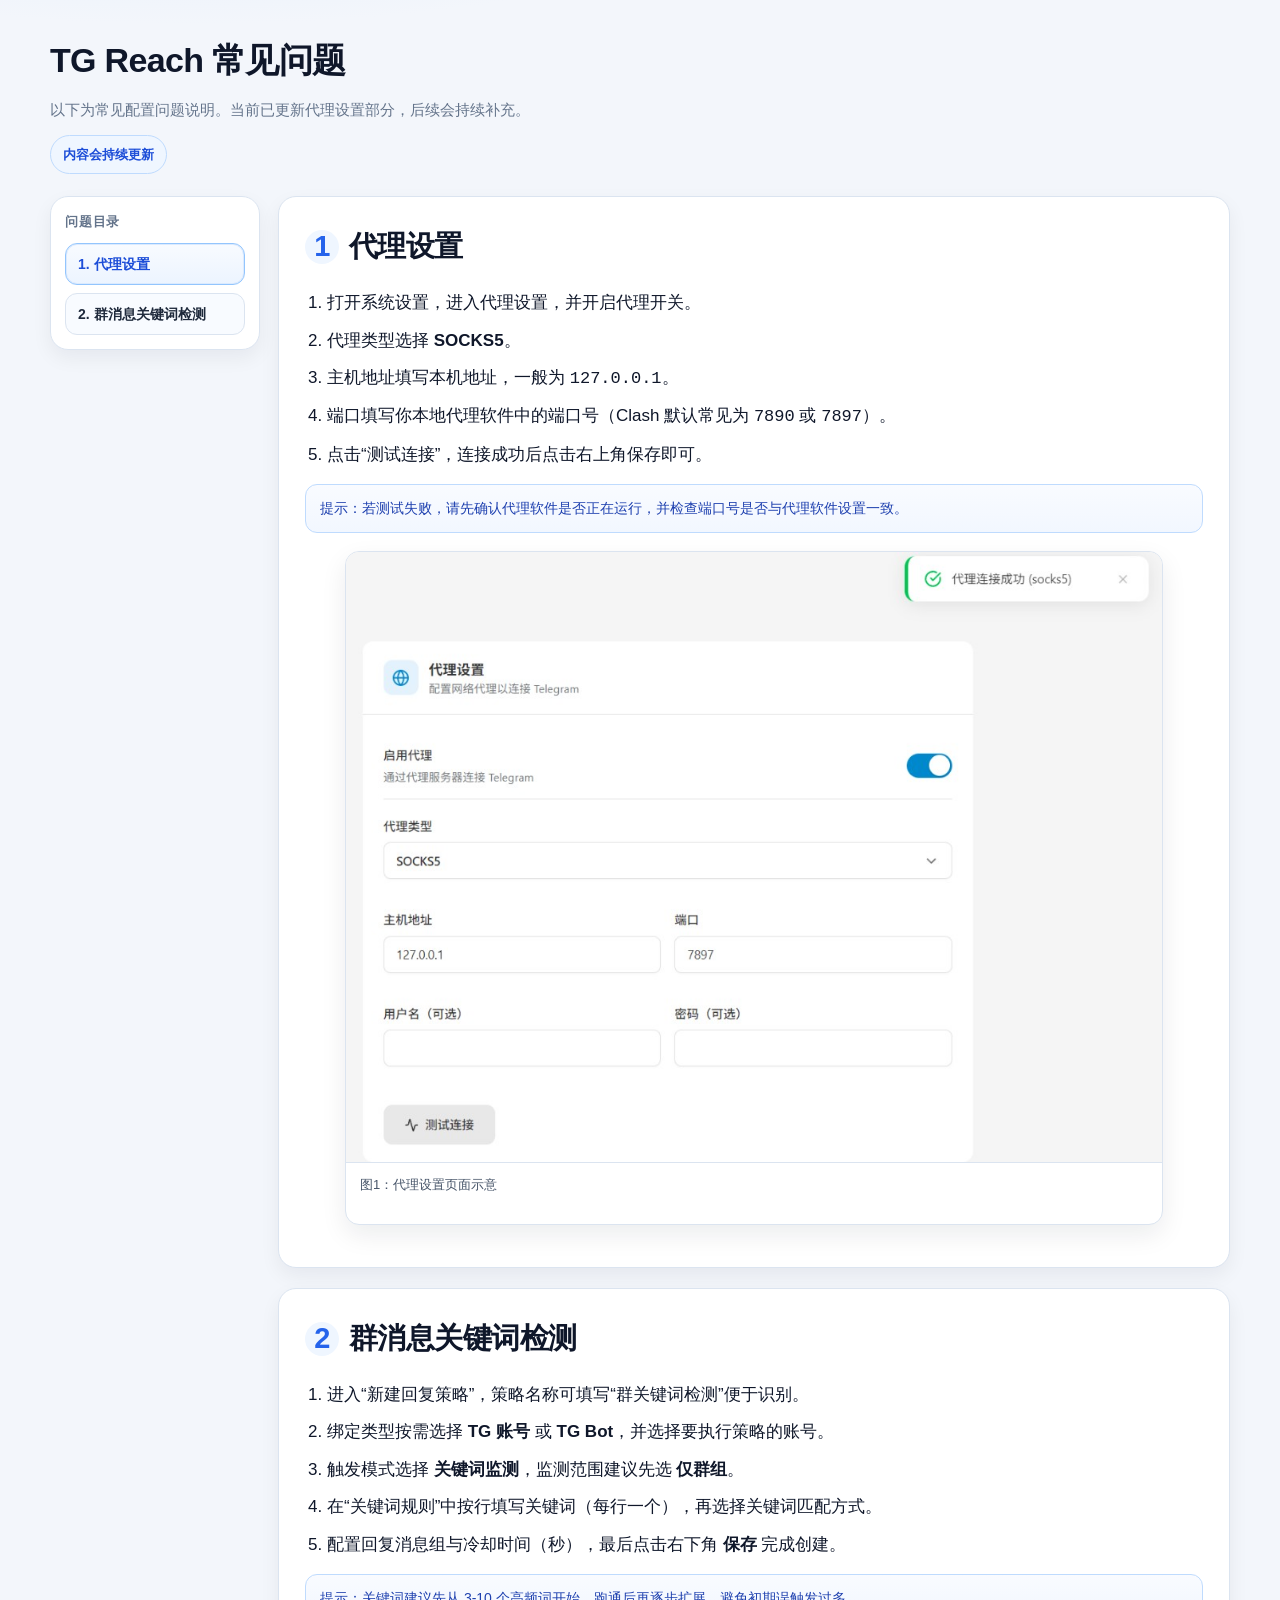
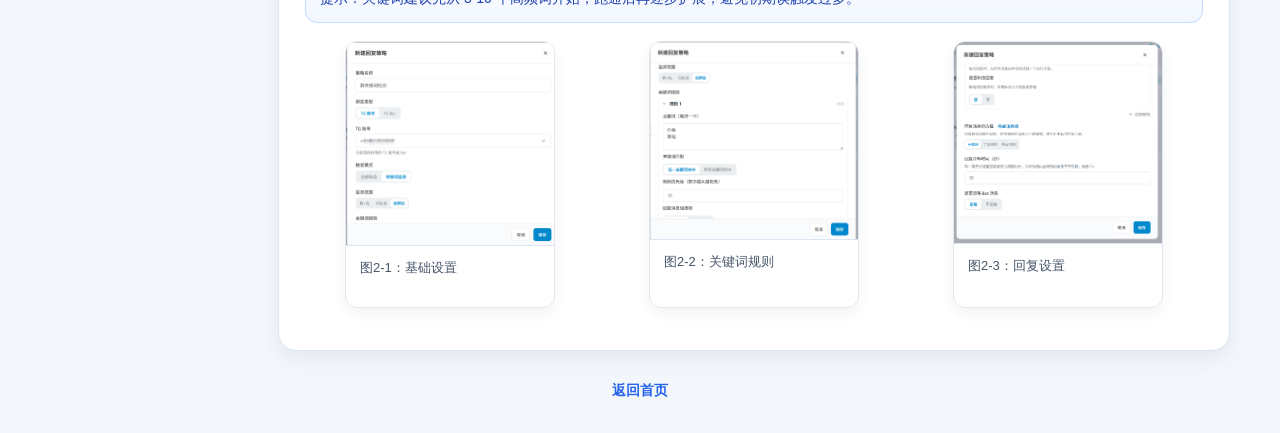
<file: faq.html>
<!DOCTYPE html>
<html lang="zh-CN">
<head>
    <meta charset="UTF-8">
    <meta name="viewport" content="width=device-width, initial-scale=1.0">
    <title>TG Reach 常见问题</title>
    <meta name="description" content="TG Reach 常见问题，快速完成代理设置与连接测试。">
    <link rel="icon" type="image/x-icon" href="logo.ico">
    <style>
        :root {
            --bg: #f3f6fb;
            --card: #ffffff;
            --text: #0f172a;
            --muted: #64748b;
            --primary: #2563eb;
            --primary-soft: #eff6ff;
            --border: #dbe4f0;
            --shadow: 0 16px 36px rgba(15, 23, 42, 0.08);
            --shadow-soft: 0 8px 20px rgba(15, 23, 42, 0.06);
        }

        * {
            box-sizing: border-box;
        }

        body {
            margin: 0;
            font-family: "Inter", "PingFang SC", "Microsoft YaHei", sans-serif;
            background:
                radial-gradient(1200px 380px at 15% -10%, #dbeafe 0%, transparent 60%),
                radial-gradient(900px 280px at 85% -20%, #e0e7ff 0%, transparent 62%),
                var(--bg);
            color: var(--text);
            line-height: 1.65;
        }

        .container {
            width: min(1180px, calc(100% - 32px));
            margin: 0 auto;
        }

        .header {
            padding: 32px 0 22px;
        }

        .header h1 {
            margin: 0;
            font-size: 34px;
            letter-spacing: -0.02em;
            font-weight: 800;
        }

        .header p {
            margin: 10px 0 0;
            color: var(--muted);
            font-size: 15px;
            max-width: 720px;
        }

        .update-badge {
            display: inline-flex;
            align-items: center;
            margin-top: 12px;
            padding: 8px 12px;
            border-radius: 999px;
            font-size: 13px;
            font-weight: 600;
            color: #1d4ed8;
            background: #eff6ff;
            border: 1px solid #bfdbfe;
        }

        .faq-layout {
            display: grid;
            grid-template-columns: 210px minmax(0, 1fr);
            gap: 18px;
            align-items: start;
        }

        .faq-menu {
            position: sticky;
            top: 18px;
            background: var(--card);
            border: 1px solid var(--border);
            border-radius: 18px;
            padding: 14px;
            box-shadow: var(--shadow-soft);
        }

        .faq-menu-title {
            margin: 0 0 10px;
            font-size: 13px;
            font-weight: 700;
            text-transform: uppercase;
            letter-spacing: 0.06em;
            color: var(--muted);
        }

        .faq-menu-list {
            margin: 0;
            padding: 0;
            list-style: none;
            display: grid;
            gap: 8px;
        }

        .faq-menu-link {
            display: flex;
            align-items: center;
            padding: 10px 12px;
            border-radius: 12px;
            text-decoration: none;
            color: #1e293b;
            background: #f8fbff;
            border: 1px solid var(--border);
            font-size: 14px;
            font-weight: 600;
            line-height: 1.45;
            transition: all 0.2s ease;
        }

        .faq-menu-link:hover {
            border-color: #93c5fd;
            color: #1d4ed8;
            background: var(--primary-soft);
            transform: translateY(-1px);
        }

        .faq-menu-link.active {
            border-color: #93c5fd;
            color: #1d4ed8;
            background: linear-gradient(180deg, #f8fbff 0%, #ecf4ff 100%);
            box-shadow: inset 0 0 0 1px #dbeafe;
        }

        .faq-content {
            min-width: 0;
        }

        .faq-item {
            background: var(--card);
            border: 1px solid var(--border);
            border-radius: 18px;
            padding: 26px;
            box-shadow: var(--shadow-soft);
            margin-bottom: 20px;
            scroll-margin-top: 16px;
        }

        .step-index {
            display: inline-flex;
            align-items: center;
            justify-content: center;
            width: 34px;
            height: 34px;
            border-radius: 999px;
            background: var(--primary-soft);
            color: var(--primary);
            font-weight: 700;
            margin-right: 10px;
        }

        .step-title {
            margin: 0 0 16px;
            font-size: 29px;
            display: flex;
            align-items: center;
            letter-spacing: -0.02em;
        }

        .step-content {
            margin: 0;
            padding-left: 22px;
            color: var(--text);
            line-height: 1.85;
            font-size: 17px;
        }

        .step-content li + li {
            margin-top: 6px;
        }

        .tip {
            margin-top: 14px;
            padding: 12px 14px;
            border-radius: 12px;
            background: linear-gradient(180deg, #f9fbff 0%, #f2f7ff 100%);
            border: 1px solid #bfdbfe;
            color: #1e40af;
            font-size: 14px;
        }

        .figure {
            margin-top: 18px;
            border: 1px solid var(--border);
            border-radius: 14px;
            overflow: hidden;
            background: #fff;
            box-shadow: 0 10px 26px rgba(15, 23, 42, 0.08);
        }

        .figure img {
            width: 100%;
            display: block;
            background: #f8fafc;
            cursor: zoom-in;
        }

        .figure figcaption {
            padding: 12px 14px;
            border-top: 1px solid var(--border);
            font-size: 13px;
            color: #475569;
            line-height: 1.5;
            min-height: 62px;
        }

        .figure-grid {
            margin-top: 18px;
            display: grid;
            grid-template-columns: repeat(auto-fit, minmax(240px, 1fr));
            gap: 14px;
        }

        .figure-grid .figure {
            margin-top: 0;
            border-radius: 12px;
            background: #ffffff;
            border: 1px solid #e2e8f0;
            box-shadow: 0 6px 14px rgba(15, 23, 42, 0.05);
            transition: transform 0.18s ease, box-shadow 0.18s ease, border-color 0.18s ease;
        }

        .figure-grid .figure:hover {
            transform: translateY(-2px);
            border-color: #bfdbfe;
            box-shadow: 0 10px 22px rgba(37, 99, 235, 0.12);
        }

        .figure-grid .figure img {
            aspect-ratio: auto;
            object-fit: contain;
        }

        .video-wrap {
            margin-top: 16px;
            border: 1px solid var(--border);
            border-radius: 14px;
            overflow: hidden;
            background: #000;
            box-shadow: 0 10px 26px rgba(15, 23, 42, 0.08);
        }

        .video-wrap video {
            width: 100%;
            display: block;
            max-height: 680px;
            background: #000;
        }

        .video-note {
            margin-top: 10px;
            color: var(--muted);
            font-size: 13px;
        }

        .footer {
            padding: 8px 0 32px;
            color: var(--muted);
            font-size: 14px;
            text-align: center;
        }

        .back-link {
            color: var(--primary);
            text-decoration: none;
            font-weight: 600;
        }

        .back-link:hover {
            text-decoration: underline;
        }

        .lightbox {
            position: fixed;
            inset: 0;
            display: none;
            align-items: center;
            justify-content: center;
            z-index: 1000;
        }

        .lightbox.is-open {
            display: flex;
        }

        .lightbox-backdrop {
            position: absolute;
            inset: 0;
            border: 0;
            background: rgba(2, 6, 23, 0.8);
            cursor: zoom-out;
        }

        .lightbox-dialog {
            position: relative;
            width: min(1100px, calc(100% - 32px));
            max-height: calc(100vh - 32px);
            border-radius: 14px;
            background: #0b1220;
            border: 1px solid rgba(148, 163, 184, 0.35);
            box-shadow: 0 24px 60px rgba(2, 6, 23, 0.6);
            overflow: hidden;
            z-index: 1;
        }

        .lightbox-image-wrap {
            overflow: auto;
            max-height: calc(100vh - 88px);
            background: #0f172a;
            display: flex;
            justify-content: center;
        }

        .lightbox-image {
            display: block;
            width: auto;
            max-width: none;
            height: auto;
        }

        .lightbox-caption {
            margin: 0;
            padding: 12px 16px;
            font-size: 14px;
            color: #cbd5e1;
            border-top: 1px solid rgba(148, 163, 184, 0.28);
            background: #0b1220;
        }

        .lightbox-close {
            position: absolute;
            top: 10px;
            right: 10px;
            width: 34px;
            height: 34px;
            border-radius: 999px;
            border: 1px solid rgba(148, 163, 184, 0.45);
            background: rgba(15, 23, 42, 0.9);
            color: #e2e8f0;
            cursor: pointer;
            font-size: 20px;
            line-height: 1;
            z-index: 2;
        }

        .lightbox-close:hover {
            background: #1e293b;
        }

        @media (max-width: 860px) {
            .header h1 {
                font-size: 28px;
            }

            .faq-layout {
                grid-template-columns: 1fr;
            }

            .faq-menu {
                position: static;
            }

            .faq-menu-list {
                display: flex;
                gap: 8px;
                overflow-x: auto;
                padding-bottom: 2px;
            }

            .faq-menu-link {
                white-space: nowrap;
            }

            .step-title {
                font-size: 24px;
            }

            .step-content {
                font-size: 16px;
            }

            .figure-grid {
                grid-template-columns: 1fr;
            }

            .lightbox-image {
                min-width: 100%;
            }
        }
    </style>
</head>
<body>
    <main class="container">
        <header class="header">
            <h1>TG Reach 常见问题</h1>
            <p>以下为常见配置问题说明。当前已更新代理设置部分，后续会持续补充。</p>
            <span class="update-badge">内容会持续更新</span>
        </header>

        <div class="faq-layout">
            <aside class="faq-menu" aria-label="问题目录">
                <h2 class="faq-menu-title">问题目录</h2>
                <ul class="faq-menu-list">
                    <li><a class="faq-menu-link" href="#faq-proxy">1. 代理设置</a></li>
                    <li><a class="faq-menu-link" href="#faq-group-keyword">2. 群消息关键词检测</a></li>
                </ul>
            </aside>

            <div class="faq-content">
                <section class="faq-item" id="faq-proxy">
                    <h2 class="step-title"><span class="step-index">1</span>代理设置</h2>
                    <ol class="step-content">
                        <li>打开系统设置，进入代理设置，并开启代理开关。</li>
                        <li>代理类型选择 <strong>SOCKS5</strong>。</li>
                        <li>主机地址填写本机地址，一般为 <code>127.0.0.1</code>。</li>
                        <li>端口填写你本地代理软件中的端口号（Clash 默认常见为 <code>7890</code> 或 <code>7897</code>）。</li>
                        <li>点击“测试连接”，连接成功后点击右上角保存即可。</li>
                    </ol>
                    <p class="tip">提示：若测试失败，请先确认代理软件是否正在运行，并检查端口号是否与代理软件设置一致。</p>
                    <figure class="figure">
                        <img src="assets/tutorial/proxy-settings-step1.png" alt="图1：代理设置示意图">
                        <figcaption>图1：代理设置页面示意</figcaption>
                    </figure>
                </section>

                <section class="faq-item" id="faq-group-keyword">
                    <h2 class="step-title"><span class="step-index">2</span>群消息关键词检测</h2>
                    <ol class="step-content">
                        <li>进入“新建回复策略”，策略名称可填写“群关键词检测”便于识别。</li>
                        <li>绑定类型按需选择 <strong>TG 账号</strong> 或 <strong>TG Bot</strong>，并选择要执行策略的账号。</li>
                        <li>触发模式选择 <strong>关键词监测</strong>，监测范围建议先选 <strong>仅群组</strong>。</li>
                        <li>在“关键词规则”中按行填写关键词（每行一个），再选择关键词匹配方式。</li>
                        <li>配置回复消息组与冷却时间（秒），最后点击右下角 <strong>保存</strong> 完成创建。</li>
                    </ol>
                    <p class="tip">提示：关键词建议先从 3-10 个高频词开始，跑通后再逐步扩展，避免初期误触发过多。</p>
                    <div class="figure-grid">
                        <figure class="figure">
                            <img src="assets/tutorial/group-keyword-detect-step2-1.png" alt="图2-1：群消息关键词检测配置示意图（上半部分）">
                            <figcaption>图2-1：基础设置</figcaption>
                        </figure>
                        <figure class="figure">
                            <img src="assets/tutorial/group-keyword-detect-step2-2.png" alt="图2-2：群消息关键词检测配置示意图（规则部分）">
                            <figcaption>图2-2：关键词规则</figcaption>
                        </figure>
                        <figure class="figure">
                            <img src="assets/tutorial/group-keyword-detect-step2-3.png" alt="图2-3：群消息关键词检测配置示意图（回复与冷却）">
                            <figcaption>图2-3：回复设置</figcaption>
                        </figure>
                    </div>
                </section>

            </div>
        </div>

        <footer class="footer">
            <a class="back-link" href="index.html">返回首页</a>
        </footer>
    </main>

    <div class="lightbox" id="lightbox" aria-hidden="true">
        <button class="lightbox-backdrop" type="button" aria-label="关闭图片预览"></button>
        <div class="lightbox-dialog" role="dialog" aria-modal="true" aria-label="图片预览">
            <button class="lightbox-close" type="button" aria-label="关闭图片预览">&times;</button>
            <div class="lightbox-image-wrap">
                <img class="lightbox-image" id="lightboxImage" alt="">
            </div>
            <p class="lightbox-caption" id="lightboxCaption"></p>
        </div>
    </div>

    <script>
        (function () {
            const lightbox = document.getElementById("lightbox");
            const lightboxImage = document.getElementById("lightboxImage");
            const lightboxCaption = document.getElementById("lightboxCaption");
            const closeButton = lightbox ? lightbox.querySelector(".lightbox-close") : null;
            const backdrop = lightbox ? lightbox.querySelector(".lightbox-backdrop") : null;
            const figureImages = document.querySelectorAll(".figure img");
            const menuLinks = document.querySelectorAll(".faq-menu-link");
            const sections = document.querySelectorAll(".faq-item[id]");

            if (!lightbox || !lightboxImage || !lightboxCaption || figureImages.length === 0) {
                return;
            }

            const closeLightbox = function () {
                lightbox.classList.remove("is-open");
                lightbox.setAttribute("aria-hidden", "true");
                document.body.style.overflow = "";
            };

            const openLightbox = function (img) {
                const captionNode = img.closest(".figure")?.querySelector("figcaption");
                lightboxImage.src = img.dataset.previewSrc || img.src;
                lightboxImage.alt = img.alt || "";
                lightboxCaption.textContent = captionNode ? captionNode.textContent : "";
                // 以原图像素预览，避免被强制拉伸后发糊
                const previewWidth = img.dataset.previewSrc ? "auto" : ((img.naturalWidth || img.width) + "px");
                lightboxImage.style.width = previewWidth;
                lightbox.classList.add("is-open");
                lightbox.setAttribute("aria-hidden", "false");
                document.body.style.overflow = "hidden";
            };

            figureImages.forEach(function (img) {
                img.addEventListener("click", function () {
                    openLightbox(img);
                });
            });

            if (closeButton) {
                closeButton.addEventListener("click", closeLightbox);
            }
            if (backdrop) {
                backdrop.addEventListener("click", closeLightbox);
            }

            document.addEventListener("keydown", function (event) {
                if (event.key === "Escape" && lightbox.classList.contains("is-open")) {
                    closeLightbox();
                }
            });

            if (menuLinks.length > 0 && sections.length > 0) {
                const setActiveLink = function (id) {
                    menuLinks.forEach(function (link) {
                        const href = link.getAttribute("href");
                        link.classList.toggle("active", href === "#" + id);
                    });
                };

                const observer = new IntersectionObserver(function (entries) {
                    entries.forEach(function (entry) {
                        if (entry.isIntersecting) {
                            setActiveLink(entry.target.id);
                        }
                    });
                }, { rootMargin: "-25% 0px -60% 0px", threshold: 0.01 });

                sections.forEach(function (section) {
                    observer.observe(section);
                });
            }
        })();
    </script>
</body>
</html>
</file>
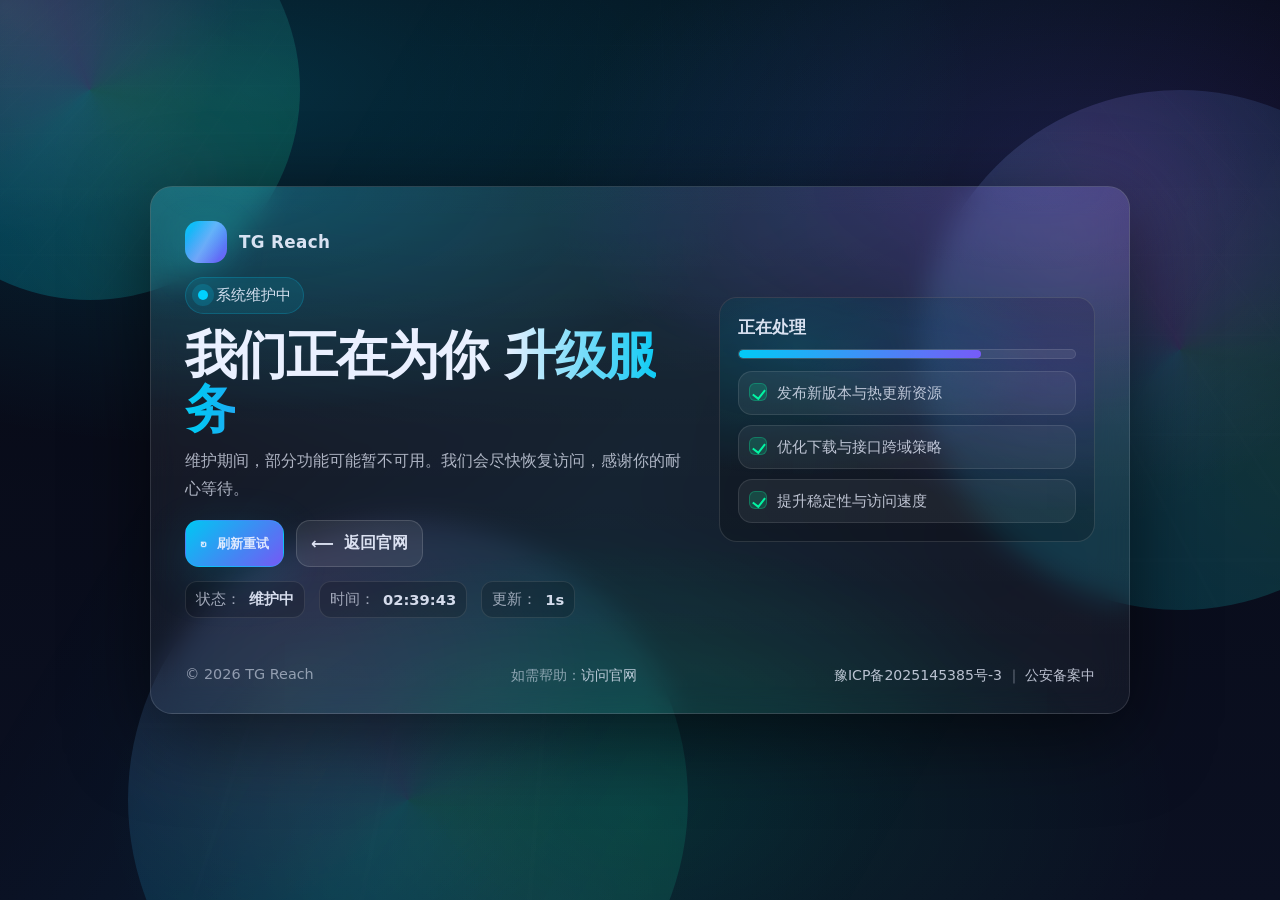
<file: Heath-index.html>
<!DOCTYPE html>
<html lang="zh-CN">
<head>
  <meta charset="UTF-8" />
  <meta name="viewport" content="width=device-width, initial-scale=1.0" />
  <meta name="robots" content="noindex,nofollow" />
  <title>TG Reach - 维护中</title>
  <style>
    :root{
      --bg0:#060812;
      --bg1:#0b1022;
      --c1:#00d2ff;
      --c2:#7a5cff;
      --c3:#00ffa8;
      --text:#eaf0ff;
      --muted:rgba(234,240,255,.72);
      --card:rgba(255,255,255,.06);
      --stroke:rgba(255,255,255,.12);
      --shadow: 0 20px 80px rgba(0,0,0,.55);
      --radius: 22px;
    }

    *{box-sizing:border-box}
    html,body{height:100%}
    body{
      margin:0;
      color:var(--text);
      font-family: ui-sans-serif, system-ui, -apple-system, Segoe UI, Roboto, Helvetica, Arial, "Apple Color Emoji","Segoe UI Emoji";
      background:
        radial-gradient(1200px 600px at 20% 10%, rgba(0,210,255,.18), transparent 60%),
        radial-gradient(900px 500px at 85% 20%, rgba(122,92,255,.18), transparent 60%),
        radial-gradient(900px 500px at 50% 90%, rgba(0,255,168,.10), transparent 60%),
        linear-gradient(180deg, var(--bg0), var(--bg1));
      overflow:hidden;
    }

    /* 背景粒子 */
    .bg{
      position:fixed;
      inset:0;
      pointer-events:none;
      filter: saturate(1.1);
    }
    .orb{
      position:absolute;
      width:420px;height:420px;
      border-radius:50%;
      background: radial-gradient(circle at 30% 30%, rgba(255,255,255,.22), transparent 55%),
                  radial-gradient(circle at 70% 70%, rgba(255,255,255,.10), transparent 60%),
                  conic-gradient(from 220deg, rgba(0,210,255,.35), rgba(122,92,255,.30), rgba(0,255,168,.25), rgba(0,210,255,.35));
      mix-blend-mode:screen;
      opacity:.55;
      animation: float 10s ease-in-out infinite;
      filter: blur(0.2px);
    }
    .orb:nth-child(1){left:-120px;top:-120px;animation-duration: 12s}
    .orb:nth-child(2){right:-160px;top:10%;width:520px;height:520px;opacity:.45;animation-duration: 14s;animation-delay:-4s}
    .orb:nth-child(3){left:10%;bottom:-180px;width:560px;height:560px;opacity:.38;animation-duration: 16s;animation-delay:-7s}

    @keyframes float{
      0%,100%{transform: translate3d(0,0,0) scale(1)}
      50%{transform: translate3d(0,28px,0) scale(1.04)}
    }

    .grid{
      position:absolute; inset:0;
      background-image:
        linear-gradient(rgba(255,255,255,.06) 1px, transparent 1px),
        linear-gradient(90deg, rgba(255,255,255,.06) 1px, transparent 1px);
      background-size: 60px 60px;
      opacity:.12;
      transform: perspective(800px) rotateX(58deg) translateY(-18%);
      transform-origin: top;
      mask-image: radial-gradient(circle at 50% 25%, rgba(0,0,0,1), rgba(0,0,0,.2) 55%, transparent 80%);
    }

    .scan{
      position:absolute; inset:-40%;
      background: linear-gradient(120deg, transparent 35%, rgba(0,210,255,.10), transparent 65%);
      animation: scan 8s linear infinite;
      opacity:.55;
    }
    @keyframes scan{
      0%{transform: translateX(-30%) translateY(-20%)}
      100%{transform: translateX(30%) translateY(20%)}
    }

    .wrap{
      position:relative;
      height:100%;
      display:grid;
      place-items:center;
      padding: 28px 18px;
    }

    .card{
      width:min(980px, 100%);
      border-radius: var(--radius);
      background: linear-gradient(180deg, rgba(255,255,255,.08), rgba(255,255,255,.04));
      border: 1px solid var(--stroke);
      box-shadow: var(--shadow);
      backdrop-filter: blur(14px);
      overflow:hidden;
    }

    .card::before{
      content:"";
      position:absolute;
      inset:-1px;
      background: radial-gradient(900px 420px at 10% 0%, rgba(0,210,255,.22), transparent 55%),
                  radial-gradient(900px 420px at 90% 0%, rgba(122,92,255,.20), transparent 55%),
                  radial-gradient(900px 520px at 50% 120%, rgba(0,255,168,.12), transparent 55%);
      opacity:.9;
      pointer-events:none;
    }

    .inner{
      position:relative;
      padding: 34px 34px 30px;
      display:grid;
      grid-template-columns: 1.15fr .85fr;
      gap: 26px;
      align-items:center;
    }

    .brand{
      display:flex;
      align-items:center;
      gap:12px;
      margin-bottom: 14px;
    }
    .logo{
      width:42px;height:42px;border-radius:14px;
      background: linear-gradient(135deg, rgba(0,210,255,.95), rgba(122,92,255,.95));
      box-shadow: 0 10px 40px rgba(0,210,255,.18);
      position:relative;
      overflow:hidden;
    }
    .logo::after{
      content:"";
      position:absolute; inset:-60%;
      background: linear-gradient(120deg, transparent 35%, rgba(255,255,255,.28), transparent 65%);
      animation: scan 6.8s linear infinite;
      opacity:.85;
    }
    .brand h1{
      margin:0;
      font-size: 1.05rem;
      letter-spacing: .02em;
      color: rgba(234,240,255,.92);
      font-weight: 700;
    }
    .pill{
      display:inline-flex;
      align-items:center;
      gap:8px;
      padding: 8px 12px;
      border-radius: 999px;
      background: rgba(0,210,255,.10);
      border: 1px solid rgba(0,210,255,.20);
      color: rgba(234,240,255,.90);
      font-size: .92rem;
      width: fit-content;
    }
    .dot{
      width:10px;height:10px;border-radius:50%;
      background: var(--c1);
      box-shadow: 0 0 0 6px rgba(0,210,255,.18);
      animation: pulse 1.6s ease-in-out infinite;
    }
    @keyframes pulse{
      0%,100%{transform: scale(1); opacity: 1}
      50%{transform: scale(1.06); opacity: .85}
    }

    .title{
      margin: 14px 0 10px;
      font-size: clamp(2.1rem, 4.2vw, 3.25rem);
      line-height: 1.05;
      letter-spacing: -0.03em;
    }

    .title .shine{
      background: linear-gradient(90deg, rgba(234,240,255,1), rgba(0,210,255,.95), rgba(122,92,255,.95), rgba(234,240,255,1));
      background-size: 240% 100%;
      -webkit-background-clip: text;
      background-clip: text;
      color: transparent;
      animation: shimmer 5.5s ease-in-out infinite;
    }
    @keyframes shimmer{
      0%,100%{background-position: 0% 50%}
      50%{background-position: 100% 50%}
    }

    .desc{
      margin: 0 0 18px;
      color: var(--muted);
      font-size: 1.02rem;
      line-height: 1.7;
      max-width: 52ch;
    }

    .actions{
      display:flex;
      gap: 12px;
      flex-wrap:wrap;
      margin-top: 16px;
    }

    .btn{
      appearance:none;
      border:none;
      border-radius: 14px;
      padding: 12px 14px;
      color: rgba(234,240,255,.92);
      background: rgba(255,255,255,.08);
      border: 1px solid rgba(255,255,255,.14);
      cursor:pointer;
      font-weight: 650;
      display:inline-flex;
      align-items:center;
      gap:10px;
      transition: transform .15s ease, background .15s ease, border-color .15s ease;
      text-decoration:none;
    }
    .btn:hover{transform: translateY(-1px); background: rgba(255,255,255,.10); border-color: rgba(255,255,255,.22);}
    .btn.primary{
      background: linear-gradient(135deg, rgba(0,210,255,.95), rgba(122,92,255,.95));
      border-color: rgba(0,210,255,.25);
      box-shadow: 0 14px 50px rgba(0,210,255,.16);
    }
    .btn.primary:hover{background: linear-gradient(135deg, rgba(0,210,255,1), rgba(122,92,255,1));}

    .meta{
      margin-top: 14px;
      display:flex;
      gap: 14px;
      flex-wrap:wrap;
      color: rgba(234,240,255,.64);
      font-size: .92rem;
    }
    .meta span{
      display:inline-flex;
      gap:8px;
      align-items:center;
      padding: 8px 10px;
      border-radius: 12px;
      background: rgba(0,0,0,.18);
      border: 1px solid rgba(255,255,255,.10);
    }
    .meta b{color: rgba(234,240,255,.90); font-weight: 700;}

    /* 右侧状态区 */
    .status{
      border-radius: 18px;
      background: rgba(0,0,0,.18);
      border: 1px solid rgba(255,255,255,.12);
      padding: 18px;
      position:relative;
      overflow:hidden;
    }
    .status::before{
      content:"";
      position:absolute; inset:-1px;
      background: radial-gradient(420px 220px at 20% 20%, rgba(0,210,255,.20), transparent 60%),
                  radial-gradient(420px 220px at 90% 35%, rgba(122,92,255,.18), transparent 60%);
      opacity:.9;
      pointer-events:none;
    }
    .status-inner{position:relative}
    .status h2{
      margin: 0 0 10px;
      font-size: 1.05rem;
      color: rgba(234,240,255,.92);
    }
    .bar{
      height: 10px;
      border-radius: 999px;
      background: rgba(255,255,255,.08);
      border: 1px solid rgba(255,255,255,.10);
      overflow:hidden;
      margin-bottom: 12px;
    }
    .bar > i{
      display:block;
      height:100%;
      width: 72%;
      background: linear-gradient(90deg, rgba(0,210,255,.95), rgba(122,92,255,.95), rgba(0,255,168,.75));
      background-size: 200% 100%;
      animation: bar 2.8s ease-in-out infinite;
      border-radius: 999px;
    }
    @keyframes bar{
      0%,100%{transform: translateX(-10%); background-position: 0% 50%}
      50%{transform: translateX(0%); background-position: 100% 50%}
    }
    .list{
      display:grid;
      gap:10px;
      margin:0;
      padding:0;
      list-style:none;
      color: rgba(234,240,255,.78);
      font-size: .95rem;
      line-height: 1.45;
    }
    .list li{
      display:flex;
      gap:10px;
      align-items:flex-start;
      padding: 10px 10px;
      border-radius: 14px;
      background: rgba(255,255,255,.06);
      border: 1px solid rgba(255,255,255,.10);
    }
    .check{
      width:18px;height:18px; flex: 0 0 18px;
      border-radius: 6px;
      background: rgba(0,255,168,.16);
      border: 1px solid rgba(0,255,168,.25);
      position:relative;
      margin-top: 1px;
    }
    .check::after{
      content:"";
      position:absolute;
      left:5px; top:3px;
      width:6px; height:10px;
      border-right:2px solid rgba(0,255,168,.95);
      border-bottom:2px solid rgba(0,255,168,.95);
      transform: rotate(38deg);
    }

    .footer{
      margin-top: 18px;
      display:flex;
      justify-content: space-between;
      gap: 12px;
      flex-wrap:wrap;
      color: rgba(234,240,255,.55);
      font-size: .9rem;
      padding: 0 34px 28px;
      position:relative;
    }
    .footer > span:last-child{
      font-size: .88rem;
      color: rgba(234,240,255,.48);
    }
    .footer a{color: rgba(234,240,255,.78); text-decoration:none}
    .footer a:hover{color: rgba(0,210,255,.95)}

    /* 响应式 */
    @media (max-width: 920px){
      .inner{grid-template-columns: 1fr; padding: 28px 22px;}
      .footer{padding: 0 22px 22px;}
    }

    @media (prefers-reduced-motion: reduce){
      .orb,.scan,.logo::after,.title .shine,.bar>i,.dot{animation:none !important}
    }
  </style>
</head>
<body>
  <div class="bg" aria-hidden="true">
    <div class="orb"></div>
    <div class="orb"></div>
    <div class="orb"></div>
    <div class="grid"></div>
    <div class="scan"></div>
  </div>

  <main class="wrap">
    <section class="card">
      <div class="inner">
        <div>
          <div class="brand">
            <div class="logo" aria-hidden="true"></div>
            <h1>TG Reach</h1>
          </div>

          <div class="pill">
            <span class="dot" aria-hidden="true"></span>
            系统维护中
          </div>

          <h2 class="title">
            我们正在为你
            <span class="shine">升级服务</span>
          </h2>
          <p class="desc">
            维护期间，部分功能可能暂不可用。我们会尽快恢复访问，感谢你的耐心等待。
          </p>

          <div class="actions">
            <button class="btn primary" type="button" id="retryBtn" aria-label="刷新重试">
              <span aria-hidden="true">↻</span>
              刷新重试
            </button>
            <a class="btn" href="https://www.douforge.com/" target="_blank" rel="noopener noreferrer">
              <span aria-hidden="true">⟵</span>
              返回官网
            </a>
          </div>

          <div class="meta" aria-label="状态信息">
            <span>状态：<b id="statusText">维护中</b></span>
            <span>时间：<b id="timeText">--:--</b></span>
            <span>更新：<b id="uptimeText">刚刚</b></span>
          </div>
        </div>

        <aside class="status" aria-label="维护说明">
          <div class="status-inner">
            <h2>正在处理</h2>
            <div class="bar" aria-hidden="true"><i></i></div>
            <ul class="list">
              <li><span class="check" aria-hidden="true"></span><span>发布新版本与热更新资源</span></li>
              <li><span class="check" aria-hidden="true"></span><span>优化下载与接口跨域策略</span></li>
              <li><span class="check" aria-hidden="true"></span><span>提升稳定性与访问速度</span></li>
            </ul>
          </div>
        </aside>
      </div>

      <div class="footer">
        <span>© <span id="year"></span> TG Reach</span>
        <span>如需帮助：<a href="https://www.douforge.com/" target="_blank" rel="noopener noreferrer">访问官网</a></span>
        <span>
          <a href="https://beian.miit.gov.cn/" target="_blank" rel="noopener noreferrer">豫ICP备2025145385号-3</a>
          <span aria-hidden="true">｜</span>
          <a href="https://beian.miit.gov.cn/" target="_blank" rel="noopener noreferrer">公安备案中</a>
        </span>
      </div>
    </section>
  </main>

  <script>
    (function () {
      const retryBtn = document.getElementById('retryBtn');
      const year = document.getElementById('year');
      const timeText = document.getElementById('timeText');
      const uptimeText = document.getElementById('uptimeText');
      const startedAt = Date.now();

      if (year) year.textContent = new Date().getFullYear();

      function pad(n){ return String(n).padStart(2,'0'); }
      function tick(){
        const d = new Date();
        if (timeText) timeText.textContent = pad(d.getHours()) + ':' + pad(d.getMinutes()) + ':' + pad(d.getSeconds());
        const sec = Math.floor((Date.now() - startedAt) / 1000);
        if (uptimeText) uptimeText.textContent = sec < 60 ? (sec + 's') : (Math.floor(sec/60) + 'm ' + (sec%60) + 's');
      }
      tick();
      setInterval(tick, 1000);

      if (retryBtn) {
        retryBtn.addEventListener('click', function () {
          // 让用户看到按钮反馈，再刷新
          retryBtn.disabled = true;
          retryBtn.textContent = '正在刷新...';
          setTimeout(() => location.reload(), 350);
        });
      }
    })();
  </script>
</body>
</html>
</file>
<file: styles.css>
/* ========================================
   TG Reach - 产品展示页面样式
   现代化UI设计，Awwwards级别视觉标准
   ======================================== */

/* CSS 变量定义 */
:root {
    /* 主色调 */
    --primary: #0088cc;
    --primary-dark: #006699;
    --primary-light: #4db8ff;
    --primary-gradient: linear-gradient(135deg, #0088cc 0%, #00a8e8 100%);
    
    /* 辅助色 */
    --accent: #00d4aa;
    --accent-gradient: linear-gradient(135deg, #00d4aa 0%, #00b894 100%);
    
    /* 背景色 - 明亮主题 */
    --bg-primary: #f3f8fc;
    --bg-secondary: #f2f7fb;
    --bg-tertiary: #e8f0f6;
    --bg-card: #ffffff;
    
    /* 文字色 */
    --text-primary: #1e293b;
    --text-secondary: #475569;
    --text-muted: #94a3b8;
    
    /* 边框 */
    --border-color: #dbe4ee;
    --border-radius: 12px;
    --border-radius-lg: 20px;
    
    /* 阴影 */
    --shadow-sm: 0 4px 14px rgba(15, 23, 42, 0.06);
    --shadow-md: 0 10px 28px rgba(15, 23, 42, 0.1);
    --shadow-lg: 0 20px 44px rgba(15, 23, 42, 0.14);
    --shadow-glow: 0 0 40px rgba(0, 136, 204, 0.15);
    
    /* 动画 */
    --transition-fast: 0.2s ease;
    --transition-normal: 0.3s ease;
    --transition-slow: 0.5s ease;
    
    /* 字体 */
    --font-family: 'Inter', -apple-system, BlinkMacSystemFont, 'Segoe UI', sans-serif;
    
    /* 容器宽度 */
    --container-max: 1200px;
    --container-padding: 24px;
}

/* 重置样式 */
*, *::before, *::after {
    margin: 0;
    padding: 0;
    box-sizing: border-box;
}

html {
    scroll-behavior: smooth;
    font-size: 16px;
}

body {
    font-family: var(--font-family);
    background-color: var(--bg-primary);
    background-image: none;
    color: var(--text-primary);
    line-height: 1.6;
    overflow-x: hidden;
    -webkit-font-smoothing: antialiased;
    -moz-osx-font-smoothing: grayscale;
}

a {
    text-decoration: none;
    color: inherit;
    transition: color var(--transition-fast);
}

a:focus-visible,
button:focus-visible {
    outline: 3px solid rgba(0, 136, 204, 0.25);
    outline-offset: 2px;
}

ul {
    list-style: none;
}

img {
    max-width: 100%;
    height: auto;
    display: block;
}

/* 容器 */
.container {
    width: 100%;
    max-width: var(--container-max);
    margin: 0 auto;
    padding: 0 var(--container-padding);
}

/* ========================================
   导航栏
   ======================================== */
.navbar {
    position: relative;
    z-index: 1000;
    padding: 16px 0;
    transition: all var(--transition-normal);
    background: transparent;
}

.navbar.scrolled {
    background: transparent;
    backdrop-filter: none;
    -webkit-backdrop-filter: none;
    border-bottom: none;
    padding: 16px 0;
    box-shadow: none;
}

.navbar.docked {
    opacity: 0;
    visibility: hidden;
    pointer-events: none;
    transform: translateY(-100%);
    transition: opacity var(--transition-fast), transform var(--transition-fast), visibility var(--transition-fast);
}

.nav-container {
    display: flex;
    align-items: center;
    justify-content: space-between;
}

.logo {
    display: flex;
    align-items: center;
    gap: 12px;
    transition: opacity var(--transition-fast);
}

.logo-icon {
    width: 40px;
    height: 40px;
    background: var(--primary-gradient);
    border-radius: 10px;
    display: flex;
    align-items: center;
    justify-content: center;
    color: white;
    box-shadow: 0 4px 15px rgba(0, 136, 204, 0.4);
}

.logo-icon svg {
    width: 24px;
    height: 24px;
}

.logo-text {
    font-size: 1.5rem;
    font-weight: 700;
    background: var(--primary-gradient);
    -webkit-background-clip: text;
    -webkit-text-fill-color: transparent;
    background-clip: text;
}

.nav-menu {
    display: flex;
    align-items: center;
    gap: 8px;
    padding: 6px;
    border-radius: 999px;
    background: rgba(255, 255, 255, 0.58);
    border: 1px solid rgba(255, 255, 255, 0.7);
    box-shadow: 0 8px 22px rgba(15, 23, 42, 0.06);
    backdrop-filter: blur(10px);
}

.nav-link {
    padding: 10px 20px;
    font-size: 0.95rem;
    font-weight: 500;
    color: var(--text-secondary);
    border-radius: 8px;
    transition: all var(--transition-fast);
}

.nav-link:hover {
    color: var(--text-primary);
    background: rgba(0, 136, 204, 0.08);
}

.nav-link.active {
    color: var(--primary);
    background: rgba(0, 136, 204, 0.13);
}

.nav-toggle {
    display: none;
    width: 40px;
    height: 40px;
    background: transparent;
    border: none;
    cursor: pointer;
    position: relative;
}

.hamburger {
    display: block;
    width: 24px;
    height: 2px;
    background: var(--text-primary);
    position: relative;
    transition: all var(--transition-fast);
}

.hamburger::before,
.hamburger::after {
    content: '';
    position: absolute;
    width: 24px;
    height: 2px;
    background: var(--text-primary);
    transition: all var(--transition-fast);
}

.hamburger::before {
    top: -8px;
}

.hamburger::after {
    top: 8px;
}

.nav-toggle.active .hamburger {
    background: transparent;
}

.nav-toggle.active .hamburger::before {
    top: 0;
    transform: rotate(45deg);
}

.nav-toggle.active .hamburger::after {
    top: 0;
    transform: rotate(-45deg);
}

/* ========================================
   英雄区域
   ======================================== */
.hero {
    min-height: 100vh;
    display: flex;
    align-items: center;
    position: relative;
    padding: 56px 0 72px;
    overflow: hidden;
    background: var(--bg-primary);
}

.hero-bg {
    position: absolute;
    inset: 0;
    overflow: hidden;
    pointer-events: none;
}

.hero::after {
    content: '';
    position: absolute;
    left: 0;
    right: 0;
    bottom: 0;
    height: 180px;
    pointer-events: none;
    background: linear-gradient(180deg, rgba(247, 250, 253, 0) 0%, rgba(247, 250, 253, 0.86) 72%, var(--bg-primary) 100%);
    z-index: 1;
}

.gradient-orb {
    position: absolute;
    border-radius: 50%;
    filter: blur(100px);
    opacity: 0.16;
    animation: float 20s ease-in-out infinite;
}

.orb-1 {
    width: 600px;
    height: 600px;
    background: linear-gradient(135deg, #0088cc 0%, #00a8e8 100%);
    top: -200px;
    right: -100px;
    animation-delay: 0s;
}

.orb-2 {
    width: 400px;
    height: 400px;
    background: linear-gradient(135deg, #00d4aa 0%, #00b894 100%);
    bottom: -100px;
    left: -100px;
    animation-delay: -5s;
}

.orb-3 {
    width: 300px;
    height: 300px;
    background: linear-gradient(135deg, #667eea 0%, #764ba2 100%);
    top: 50%;
    left: 50%;
    transform: translate(-50%, -50%);
    animation-delay: -10s;
}

@keyframes float {
    0%, 100% {
        transform: translate(0, 0) scale(1);
    }
    25% {
        transform: translate(30px, -30px) scale(1.05);
    }
    50% {
        transform: translate(-20px, 20px) scale(0.95);
    }
    75% {
        transform: translate(20px, 30px) scale(1.02);
    }
}

.hero-container {
    display: grid;
    grid-template-columns: 1fr 1fr;
    gap: 60px;
    align-items: center;
    position: relative;
    z-index: 1;
}

.hero-badge {
    display: inline-flex;
    align-items: center;
    gap: 8px;
    padding: 8px 16px;
    background: rgba(0, 136, 204, 0.1);
    border: 1px solid rgba(0, 136, 204, 0.3);
    border-radius: 50px;
    font-size: 0.875rem;
    color: var(--primary-light);
    margin-bottom: 24px;
}

.badge-dot {
    width: 8px;
    height: 8px;
    background: var(--accent);
    border-radius: 50%;
    animation: pulse 2s ease-in-out infinite;
}

@keyframes pulse {
    0%, 100% {
        opacity: 1;
        transform: scale(1);
    }
    50% {
        opacity: 0.5;
        transform: scale(1.2);
    }
}

.hero-title {
    font-size: clamp(2.5rem, 5vw, 4rem);
    font-weight: 800;
    line-height: 1.1;
    margin-bottom: 24px;
}

.title-line {
    display: block;
}

.title-line.highlight {
    background: var(--primary-gradient);
    -webkit-background-clip: text;
    -webkit-text-fill-color: transparent;
    background-clip: text;
}

.hero-subtitle {
    font-size: 1.125rem;
    color: var(--text-secondary);
    max-width: 520px;
    margin-bottom: 20px;
    line-height: 1.7;
}

.hero-audience {
    display: flex;
    flex-wrap: wrap;
    gap: 8px;
    margin-bottom: 28px;
}

.hero-audience span {
    padding: 5px 12px;
    border-radius: 999px;
    font-size: 0.82rem;
    font-weight: 500;
    color: var(--primary);
    background: rgba(0, 136, 204, 0.08);
    border: 1px solid rgba(0, 136, 204, 0.16);
}

.hero-cta {
    display: flex;
    gap: 16px;
    margin-bottom: 14px;
    flex-wrap: wrap;
}

.hero-trust {
    font-size: 0.9rem;
    color: var(--text-muted);
    margin-bottom: 32px;
}

.hero-trust a {
    color: var(--primary);
    font-weight: 600;
    text-decoration: underline;
    text-underline-offset: 2px;
}

.btn-trial {
    background: linear-gradient(135deg, #ff7a18 0%, #ff5722 100%);
    box-shadow: 0 4px 20px rgba(255, 87, 34, 0.35);
}

.btn-trial:hover {
    box-shadow: 0 8px 28px rgba(255, 87, 34, 0.45);
}

.hero-screenshot {
    width: 100%;
    max-width: 480px;
    border-radius: 16px;
    overflow: hidden;
    border: 1px solid rgba(0, 136, 204, 0.2);
    box-shadow: 0 24px 60px rgba(15, 23, 42, 0.18);
    background: #fff;
}

.hero-screenshot img {
    width: 100%;
    display: block;
}

.hero-screenshot-caption {
    display: block;
    padding: 10px 14px;
    font-size: 0.82rem;
    color: var(--text-secondary);
    text-align: center;
    background: rgba(255, 255, 255, 0.95);
    border-top: 1px solid rgba(0, 136, 204, 0.1);
}

/* 按钮样式 */
.btn {
    display: inline-flex;
    align-items: center;
    justify-content: center;
    gap: 8px;
    padding: 14px 28px;
    font-size: 1rem;
    font-weight: 600;
    border-radius: 12px;
    border: none;
    cursor: pointer;
    transition: all var(--transition-fast);
}

.btn-icon {
    width: 20px;
    height: 20px;
}

.btn-primary {
    background: var(--primary-gradient);
    color: white;
    box-shadow: 0 4px 20px rgba(0, 136, 204, 0.4);
}

.btn-primary:hover {
    transform: translateY(-2px);
    box-shadow: 0 8px 30px rgba(0, 136, 204, 0.5);
}

.btn-primary:active {
    transform: translateY(0);
    box-shadow: 0 4px 15px rgba(0, 136, 204, 0.4);
}

.btn-secondary {
    background: rgba(0, 136, 204, 0.06);
    color: var(--primary);
    border: 1px solid rgba(0, 136, 204, 0.25);
    transition: all 0.25s cubic-bezier(0.4, 0, 0.2, 1);
}

.btn-secondary:hover {
    background: rgba(0, 136, 204, 0.12);
    border-color: var(--primary);
    transform: translateY(-1px);
}

.hero-stats {
    display: flex;
    gap: 48px;
    margin-bottom: 32px;
}

.stat-item {
    display: flex;
    flex-direction: column;
    gap: 4px;
    padding: 14px 18px;
    border-radius: 14px;
    background: rgba(255, 255, 255, 0.64);
    border: 1px solid rgba(255, 255, 255, 0.78);
    backdrop-filter: blur(8px);
    box-shadow: 0 8px 26px rgba(15, 23, 42, 0.06);
}

.stat-number {
    font-size: 2rem;
    font-weight: 700;
    background: var(--primary-gradient);
    -webkit-background-clip: text;
    -webkit-text-fill-color: transparent;
    background-clip: text;
}

.stat-label {
    font-size: 0.875rem;
    color: var(--text-muted);
}

/* 应用预览 */
.hero-visual {
    display: flex;
    flex-direction: column;
    justify-content: center;
    align-items: center;
    gap: 24px;
}

.hero-security {
    display: flex;
    flex-direction: column;
    gap: 10px;
    width: 100%;
    max-width: 400px;
}

.security-badge {
    display: flex;
    align-items: center;
    gap: 10px;
    padding: 10px 16px;
    background: rgba(255, 255, 255, 0.92);
    border: 1px solid rgba(0, 136, 204, 0.12);
    border-radius: 10px;
    font-size: 0.9rem;
    color: var(--text-secondary);
    box-shadow: var(--shadow-sm);
}

.security-badge svg {
    width: 20px;
    height: 20px;
    color: var(--accent);
    flex-shrink: 0;
}

.app-mockup {
    width: 100%;
    max-width: 400px;
    background: var(--bg-card);
    border-radius: var(--border-radius-lg);
    border: 1px solid var(--border-color);
    overflow: hidden;
    box-shadow: var(--shadow-lg), var(--shadow-glow);
    animation: mockupFloat 6s ease-in-out infinite;
}

@keyframes mockupFloat {
    0%, 100% {
        transform: translateY(0);
    }
    50% {
        transform: translateY(-10px);
    }
}

.mockup-header {
    padding: 16px;
    background: #f1f5f9;
    border-bottom: 1px solid var(--border-color);
}

.mockup-dots {
    display: flex;
    gap: 8px;
}

.mockup-dots span {
    width: 12px;
    height: 12px;
    border-radius: 50%;
    background: rgba(255, 255, 255, 0.2);
}

.mockup-dots span:first-child {
    background: #ff5f57;
}

.mockup-dots span:nth-child(2) {
    background: #febc2e;
}

.mockup-dots span:last-child {
    background: #28c840;
}

.mockup-content {
    padding: 20px;
}

.chat-item {
    display: flex;
    align-items: center;
    gap: 12px;
    padding: 12px;
    background: #f8fafc;
    border-radius: 10px;
    margin-bottom: 12px;
    border: 1px solid var(--border-color);
}

.chat-avatar {
    width: 40px;
    height: 40px;
    background: var(--primary-gradient);
    border-radius: 50%;
    flex-shrink: 0;
}

.chat-info {
    flex: 1;
    min-width: 0;
}

.chat-name {
    font-size: 0.9rem;
    font-weight: 600;
    margin-bottom: 4px;
}

.chat-preview {
    font-size: 0.8rem;
    color: var(--text-muted);
    white-space: nowrap;
    overflow: hidden;
    text-overflow: ellipsis;
}

.chat-status {
    width: 8px;
    height: 8px;
    background: var(--text-muted);
    border-radius: 50%;
    flex-shrink: 0;
}

.chat-status.active {
    background: var(--accent);
    box-shadow: 0 0 10px var(--accent);
}

/* 滚动指示器 */
.scroll-indicator {
    position: absolute;
    bottom: 40px;
    left: 50%;
    transform: translateX(-50%);
    display: flex;
    flex-direction: column;
    align-items: center;
    gap: 8px;
    color: var(--text-muted);
    font-size: 0.75rem;
    animation: bounce 2s ease-in-out infinite;
}

.mouse {
    width: 24px;
    height: 40px;
    border: 2px solid var(--text-muted);
    border-radius: 12px;
    position: relative;
}

.wheel {
    width: 4px;
    height: 8px;
    background: var(--text-muted);
    border-radius: 2px;
    position: absolute;
    top: 8px;
    left: 50%;
    transform: translateX(-50%);
    animation: scroll 2s ease-in-out infinite;
}

@keyframes scroll {
    0%, 100% {
        opacity: 1;
        top: 8px;
    }
    50% {
        opacity: 0.3;
        top: 20px;
    }
}

@keyframes bounce {
    0%, 100% {
        transform: translateX(-50%) translateY(0);
    }
    50% {
        transform: translateX(-50%) translateY(10px);
    }
}

/* ========================================
   GEO 概览区域
   ======================================== */
.geo-overview {
    padding: 28px 0 80px;
    background: linear-gradient(180deg, var(--bg-primary) 0%, #eff6fb 100%);
}

.geo-overview-card {
    background: #ffffff;
    border: 1px solid rgba(0, 136, 204, 0.1);
    border-radius: 22px;
    padding: 34px;
    box-shadow: 0 18px 36px rgba(15, 23, 42, 0.08);
}

.geo-title {
    font-size: clamp(1.5rem, 3vw, 2.1rem);
    font-weight: 700;
    margin-bottom: 14px;
}

.geo-intro {
    color: var(--text-secondary);
    line-height: 1.8;
    max-width: 920px;
    margin-bottom: 22px;
}

.geo-tags {
    display: flex;
    flex-wrap: wrap;
    gap: 10px;
}

.geo-tag {
    display: inline-flex;
    align-items: center;
    justify-content: center;
    padding: 8px 14px;
    border-radius: 999px;
    font-size: 0.86rem;
    font-weight: 600;
    color: var(--primary);
    background: rgba(255, 255, 255, 0.84);
    border: 1px solid rgba(0, 136, 204, 0.16);
}

@keyframes fadeInUp {
    from {
        opacity: 0;
        transform: translateY(20px);
    }
    to {
        opacity: 1;
        transform: translateY(0);
    }
}

/* ========================================
   功能特性区域
   ======================================== */
.features {
    padding: 80px 0;
    background: linear-gradient(180deg, #eff6fb 0%, #edf5fa 100%);
}

.section-header {
    text-align: center;
    max-width: 640px;
    margin: 0 auto 72px;
}

.section-tag {
    display: inline-flex;
    align-items: center;
    gap: 6px;
    padding: 8px 18px;
    background: linear-gradient(135deg, rgba(0, 136, 204, 0.08) 0%, rgba(0, 212, 170, 0.08) 100%);
    border: 1px solid rgba(0, 136, 204, 0.2);
    border-radius: 50px;
    font-size: 0.85rem;
    font-weight: 500;
    color: var(--primary);
    margin-bottom: 20px;
    letter-spacing: 0.3px;
}

.section-title {
    font-size: clamp(2rem, 4vw, 2.75rem);
    font-weight: 700;
    margin-bottom: 18px;
    line-height: 1.2;
    letter-spacing: -0.5px;
}

.section-desc {
    font-size: 1.1rem;
    color: var(--text-secondary);
    line-height: 1.7;
}

.features-grid {
    display: grid;
    grid-template-columns: repeat(3, 1fr);
    gap: 24px;
}

.feature-card {
    background: var(--bg-card);
    border: 1px solid rgba(0, 136, 204, 0.1);
    border-radius: 20px;
    padding: 36px 32px;
    transition: all 0.35s cubic-bezier(0.4, 0, 0.2, 1);
    position: relative;
    overflow: hidden;
    box-shadow: 0 8px 20px rgba(15, 23, 42, 0.04);
}

.feature-card::before {
    content: '';
    position: absolute;
    top: 0;
    left: 0;
    right: 0;
    height: 3px;
    background: var(--primary-gradient);
    transform: scaleX(0);
    transition: transform 0.4s cubic-bezier(0.4, 0, 0.2, 1);
}

.feature-card:hover {
    transform: translateY(-6px);
    border-color: rgba(0, 136, 204, 0.25);
    box-shadow: 
        0 20px 40px rgba(0, 0, 0, 0.08),
        0 8px 16px rgba(0, 0, 0, 0.04);
}

.feature-card:hover::before {
    transform: scaleX(1);
}

.feature-icon {
    width: 60px;
    height: 60px;
    background: linear-gradient(135deg, rgba(0, 136, 204, 0.08) 0%, rgba(0, 212, 170, 0.08) 100%);
    border-radius: 16px;
    display: flex;
    align-items: center;
    justify-content: center;
    margin-bottom: 24px;
    color: var(--primary);
    transition: all 0.35s cubic-bezier(0.4, 0, 0.2, 1);
    border: 1px solid rgba(0, 136, 204, 0.1);
}

.feature-card:hover .feature-icon {
    background: var(--primary-gradient);
    color: white;
    transform: scale(1.08);
    box-shadow: 0 8px 20px rgba(0, 136, 204, 0.3);
}

.feature-icon svg {
    width: 28px;
    height: 28px;
}

.feature-title {
    font-size: 1.25rem;
    font-weight: 600;
    margin-bottom: 12px;
}

.feature-desc {
    font-size: 0.95rem;
    color: var(--text-secondary);
    line-height: 1.6;
}

/* ========================================
   功能展示区域
   ======================================== */
.showcase {
    padding: 80px 0;
    background: linear-gradient(180deg, #edf5fa 0%, #ecf4f9 100%);
}

.showcase-item {
    display: grid;
    grid-template-columns: 1fr 1fr;
    gap: 60px;
    align-items: center;
    margin-bottom: 60px;
}

.showcase-item:last-child {
    margin-bottom: 0;
}

.showcase-item.reverse {
    direction: rtl;
}

.showcase-item.reverse > * {
    direction: ltr;
}

.showcase-tag {
    display: inline-block;
    padding: 6px 14px;
    background: var(--accent-gradient);
    border-radius: 50px;
    font-size: 0.8rem;
    font-weight: 600;
    color: white;
    margin-bottom: 16px;
}

.showcase-title {
    font-size: 2.5rem;
    font-weight: 700;
    margin-bottom: 20px;
}

.showcase-desc {
    font-size: 1.1rem;
    color: var(--text-secondary);
    margin-bottom: 24px;
    line-height: 1.7;
}

.showcase-list {
    display: flex;
    flex-direction: column;
    gap: 12px;
}

.showcase-list li {
    display: flex;
    align-items: center;
    gap: 12px;
    font-size: 1rem;
    color: var(--text-secondary);
}

.showcase-list svg {
    width: 20px;
    height: 20px;
    color: var(--accent);
    flex-shrink: 0;
}

.showcase-visual {
    display: flex;
    justify-content: center;
}

/* ========================================
   套餐价格
   ======================================== */
.pricing {
    padding: 80px 0;
    background: linear-gradient(180deg, #ecf4f9 0%, #ebf3f9 100%);
}

.pricing-grid {
    display: grid;
    grid-template-columns: repeat(3, 1fr);
    gap: 24px;
}

.pricing-card {
    position: relative;
    background: #ffffff;
    border: 1px solid rgba(0, 136, 204, 0.16);
    border-radius: 20px;
    padding: 40px 26px 30px;
    transition: transform var(--transition-normal), border-color var(--transition-normal);
}

.pricing-card:hover {
    transform: translateY(-6px);
    border-color: rgba(0, 136, 204, 0.32);
}

.pricing-card.featured {
    border-color: rgba(0, 136, 204, 0.45);
    background: linear-gradient(180deg, rgba(255, 255, 255, 1) 0%, rgba(240, 249, 255, 1) 100%);
}

.pricing-badge {
    position: absolute;
    top: 12px;
    right: 14px;
    display: inline-flex;
    align-items: center;
    justify-content: center;
    padding: 3px 10px;
    border-radius: 999px;
    font-size: 0.72rem;
    font-weight: 700;
    color: var(--primary);
    background: rgba(0, 136, 204, 0.1);
    border: 1px solid rgba(0, 136, 204, 0.2);
}

.pricing-badge-hot {
    color: #ffffff;
    background: linear-gradient(135deg, #ff7a18 0%, #ff3d3d 100%);
    border-color: rgba(255, 122, 24, 0.2);
}

.pricing-plan {
    font-size: 1.1rem;
    font-weight: 700;
    margin-bottom: 14px;
}

.pricing-price {
    font-size: 2rem;
    font-weight: 800;
    color: var(--primary);
    margin-bottom: 6px;
}

.pricing-price span {
    font-size: 1rem;
    font-weight: 600;
    color: var(--text-secondary);
}

.pricing-cycle {
    font-size: 0.95rem;
    color: var(--text-secondary);
    margin-bottom: 16px;
}

.pricing-list {
    display: flex;
    flex-direction: column;
    gap: 8px;
}

.pricing-list li {
    font-size: 0.92rem;
    color: var(--text-secondary);
    line-height: 1.6;
}

.pricing-list li::before {
    content: '• ';
    color: var(--accent);
    font-weight: 700;
}

.feature-badge {
    position: absolute;
    top: 14px;
    right: 14px;
    padding: 3px 10px;
    border-radius: 999px;
    font-size: 0.72rem;
    font-weight: 700;
    color: var(--primary);
    background: rgba(0, 136, 204, 0.1);
    border: 1px solid rgba(0, 136, 204, 0.2);
}

.feature-badge-new {
    color: #fff;
    background: linear-gradient(135deg, #ff7a18 0%, #ff3d3d 100%);
    border-color: transparent;
}

.feature-card-core {
    border-color: rgba(0, 136, 204, 0.22);
    background: linear-gradient(180deg, #ffffff 0%, #f5fbff 100%);
}

.feature-card-new {
    border-color: rgba(255, 122, 24, 0.25);
}

.btn-pricing {
    display: inline-flex;
    align-items: center;
    justify-content: center;
    width: 100%;
    margin-top: 18px;
    padding: 12px 20px;
    border-radius: 12px;
    font-size: 0.95rem;
    font-weight: 600;
    color: var(--primary);
    background: rgba(0, 136, 204, 0.08);
    border: 1px solid rgba(0, 136, 204, 0.22);
    transition: all var(--transition-fast);
}

.btn-pricing:hover {
    background: rgba(0, 136, 204, 0.14);
    border-color: var(--primary);
    transform: translateY(-1px);
}

.btn-pricing-featured {
    color: #fff;
    background: var(--primary-gradient);
    border-color: transparent;
    box-shadow: 0 4px 16px rgba(0, 136, 204, 0.35);
}

.btn-pricing-featured:hover {
    background: var(--primary-gradient);
    box-shadow: 0 8px 24px rgba(0, 136, 204, 0.45);
}

.pricing-note {
    margin-top: 32px;
    text-align: center;
    padding: 18px 24px;
    border-radius: 14px;
    background: rgba(255, 255, 255, 0.8);
    border: 1px solid rgba(0, 136, 204, 0.14);
    color: var(--text-secondary);
    font-size: 0.95rem;
}

.pricing-note strong {
    color: var(--text-primary);
}

/* ========================================
   工作流示意
   ======================================== */
.workflow {
    padding: 80px 0;
    background: linear-gradient(180deg, #ebf3f9 0%, #eaf2f8 100%);
}

.workflow-steps {
    display: flex;
    align-items: stretch;
    justify-content: center;
    gap: 12px;
    flex-wrap: wrap;
}

.workflow-step {
    flex: 1;
    min-width: 140px;
    max-width: 200px;
    padding: 24px 18px;
    border-radius: 16px;
    background: #fff;
    border: 1px solid rgba(0, 136, 204, 0.14);
    box-shadow: var(--shadow-sm);
    text-align: center;
}

.workflow-num {
    display: inline-flex;
    align-items: center;
    justify-content: center;
    width: 36px;
    height: 36px;
    margin-bottom: 12px;
    border-radius: 50%;
    font-size: 0.82rem;
    font-weight: 700;
    color: var(--primary);
    background: rgba(0, 136, 204, 0.1);
}

.workflow-step h3 {
    font-size: 1rem;
    font-weight: 700;
    margin-bottom: 8px;
}

.workflow-step p {
    font-size: 0.85rem;
    color: var(--text-secondary);
    line-height: 1.55;
}

.workflow-arrow {
    display: flex;
    align-items: center;
    font-size: 1.4rem;
    color: var(--primary-light);
    font-weight: 300;
    padding: 0 4px;
}

.getting-started-steps {
    margin: 0 0 24px;
    padding-left: 20px;
    display: flex;
    flex-direction: column;
    gap: 10px;
    color: var(--text-secondary);
    font-size: 0.95rem;
    line-height: 1.6;
}

.getting-started-steps a {
    color: var(--primary);
    text-decoration: underline;
    text-underline-offset: 2px;
}

.getting-started-steps strong {
    color: var(--text-primary);
}

.download-actions {
    display: flex;
    flex-wrap: wrap;
    gap: 14px;
    margin-bottom: 12px;
}

.btn-card-purchase {
    background: rgba(0, 212, 170, 0.1);
    color: #007a62;
    border: 1px solid rgba(0, 212, 170, 0.35);
    padding: 14px 28px;
    border-radius: 12px;
    font-size: 1rem;
    font-weight: 600;
    display: inline-flex;
    align-items: center;
    gap: 8px;
    transition: all var(--transition-fast);
}

.btn-card-purchase:hover {
    background: rgba(0, 212, 170, 0.18);
    border-color: var(--accent);
    transform: translateY(-2px);
}

.side-nav-purchase {
    background: linear-gradient(135deg, #00b894 0%, #00d4aa 100%) !important;
    color: #fff !important;
}

.pricing-highlight {
    display: flex;
    align-items: flex-start;
    gap: 12px;
    max-width: 720px;
    margin: 0 auto 32px;
    padding: 18px 22px;
    border-radius: 14px;
    background: linear-gradient(135deg, rgba(255, 122, 24, 0.08) 0%, rgba(0, 136, 204, 0.06) 100%);
    border: 1px solid rgba(255, 122, 24, 0.2);
    color: var(--text-secondary);
    font-size: 0.95rem;
    line-height: 1.65;
}

.pricing-highlight-badge {
    flex-shrink: 0;
    font-size: 0.82rem;
    font-weight: 700;
    color: #e65100;
}

.pricing-highlight strong {
    color: var(--text-primary);
}

/* ========================================
   适用场景
   ======================================== */
.use-cases {
    padding: 80px 0;
    background: linear-gradient(180deg, #eaf2f8 0%, #ebf3f9 100%);
}

.use-cases-grid {
    display: grid;
    grid-template-columns: repeat(4, 1fr);
    gap: 20px;
}

.use-case-card {
    padding: 28px 22px;
    border-radius: 18px;
    background: #fff;
    border: 1px solid rgba(0, 136, 204, 0.12);
    box-shadow: var(--shadow-sm);
    transition: transform var(--transition-normal), box-shadow var(--transition-normal);
}

.use-case-card:hover {
    transform: translateY(-4px);
    box-shadow: var(--shadow-md);
}

.use-case-icon {
    font-size: 1.8rem;
    display: block;
    margin-bottom: 14px;
}

.use-case-card h3 {
    font-size: 1.05rem;
    font-weight: 700;
    margin-bottom: 10px;
}

.use-case-card p {
    font-size: 0.9rem;
    color: var(--text-secondary);
    line-height: 1.65;
}

/* ========================================
   对比表
   ======================================== */
.compare {
    padding: 80px 0;
    background: linear-gradient(180deg, #ecf4f9 0%, #ebf3f9 100%);
}

.compare-table-wrap {
    overflow-x: auto;
    border-radius: 18px;
    border: 1px solid rgba(0, 136, 204, 0.14);
    box-shadow: var(--shadow-sm);
    background: #fff;
}

.compare-table {
    width: 100%;
    border-collapse: collapse;
    min-width: 640px;
}

.compare-table th,
.compare-table td {
    padding: 16px 20px;
    text-align: left;
    font-size: 0.92rem;
    border-bottom: 1px solid rgba(0, 136, 204, 0.08);
}

.compare-table thead th {
    background: rgba(0, 136, 204, 0.06);
    font-weight: 700;
    color: var(--text-primary);
}

.compare-table tbody tr:last-child td {
    border-bottom: none;
}

.compare-highlight {
    background: rgba(0, 136, 204, 0.04);
    color: var(--primary);
}

.compare-table td.compare-highlight {
    font-weight: 600;
}

.compare-yes {
    color: #007a62;
    font-weight: 600;
}

.compare-no {
    color: var(--text-muted);
}

.compare-partial {
    color: #b45309;
}

/* ========================================
   快速激活
   ======================================== */
.activation {
    padding: 60px 0;
    background: linear-gradient(180deg, #ebf3f9 0%, #eaf2f8 100%);
}

.activation-card {
    background: linear-gradient(135deg, rgba(0, 136, 204, 0.06) 0%, rgba(0, 212, 170, 0.06) 100%);
    border: 1px solid rgba(0, 136, 204, 0.18);
    border-radius: 24px;
    padding: 40px 48px;
}

.activation-title {
    font-size: 1.75rem;
    font-weight: 700;
    margin: 12px 0 10px;
}

.activation-desc {
    color: var(--text-secondary);
    margin-bottom: 28px;
    max-width: 560px;
}

.activation-steps {
    list-style: none;
    display: grid;
    grid-template-columns: repeat(4, 1fr);
    gap: 16px;
    margin-bottom: 28px;
}

.activation-steps li {
    display: flex;
    gap: 12px;
    align-items: flex-start;
    padding: 16px;
    background: #fff;
    border-radius: 14px;
    border: 1px solid rgba(0, 136, 204, 0.1);
}

.activation-num {
    flex-shrink: 0;
    width: 32px;
    height: 32px;
    border-radius: 50%;
    display: flex;
    align-items: center;
    justify-content: center;
    font-weight: 700;
    font-size: 0.9rem;
    color: #fff;
    background: var(--primary-gradient);
}

.activation-steps strong {
    display: block;
    font-size: 0.95rem;
    margin-bottom: 4px;
}

.activation-steps p {
    font-size: 0.82rem;
    color: var(--text-secondary);
    margin: 0;
    line-height: 1.5;
}

.activation-cta {
    display: flex;
    gap: 14px;
    flex-wrap: wrap;
}

/* ========================================
   社会证明
   ======================================== */
.social-proof {
    padding: 80px 0;
    background: linear-gradient(180deg, #eaf2f8 0%, #eaf3f9 100%);
}

.proof-stats {
    display: grid;
    grid-template-columns: repeat(4, 1fr);
    gap: 16px;
    margin-bottom: 32px;
}

.proof-stat {
    text-align: center;
    padding: 20px 16px;
    border-radius: 16px;
    background: #fff;
    border: 1px solid rgba(0, 136, 204, 0.12);
}

.proof-stat-num {
    display: block;
    font-size: 1.5rem;
    font-weight: 800;
    color: var(--primary);
    margin-bottom: 6px;
}

.proof-stat-label {
    font-size: 0.85rem;
    color: var(--text-secondary);
}

.proof-stat-label a {
    color: var(--primary);
    font-weight: 600;
}

.testimonials-grid {
    display: grid;
    grid-template-columns: repeat(3, 1fr);
    gap: 20px;
}

.testimonial-card {
    margin: 0;
    padding: 24px 22px;
    border-radius: 18px;
    background: #fff;
    border: 1px solid rgba(0, 136, 204, 0.12);
    box-shadow: var(--shadow-sm);
}

.testimonial-card p {
    font-size: 0.92rem;
    color: var(--text-secondary);
    line-height: 1.75;
    margin-bottom: 14px;
    font-style: italic;
}

.testimonial-card footer {
    font-size: 0.82rem;
    color: var(--text-muted);
    font-weight: 500;
}

.btn-trial-download {
    text-decoration: none;
}

.download-actions .btn-download {
    margin: 0;
}

.faq-item a,
.pricing-note a {
    color: var(--primary);
    font-weight: 600;
    text-decoration: underline;
    text-underline-offset: 2px;
}

@media (min-width: 1100px) {
    .features-grid {
        grid-template-columns: repeat(4, 1fr);
    }
}

@media (max-width: 900px) {
    .use-cases-grid {
        grid-template-columns: repeat(2, 1fr);
    }

    .activation-steps {
        grid-template-columns: 1fr 1fr;
    }

    .proof-stats {
        grid-template-columns: repeat(2, 1fr);
    }

    .testimonials-grid {
        grid-template-columns: 1fr;
    }

    .activation-card {
        padding: 28px 24px;
    }

    .workflow-steps {
        flex-direction: column;
        align-items: center;
    }

    .workflow-arrow {
        transform: rotate(90deg);
        padding: 4px 0;
    }

    .workflow-step {
        max-width: 100%;
        width: 100%;
    }
}

/* ========================================
   安全特性区域
   ======================================== */
.security-section {
    padding: 80px 0;
    background: linear-gradient(180deg, #ecf4f9 0%, #ebf3f9 100%);
    position: relative;
    overflow: hidden;
}

.security-section::before {
    content: '';
    position: absolute;
    top: -80px;
    right: -80px;
    width: 350px;
    height: 350px;
    background: radial-gradient(circle, rgba(0, 212, 170, 0.035) 0%, transparent 72%);
    border-radius: 50%;
}

.security-section::after {
    content: '';
    position: absolute;
    bottom: -80px;
    left: -80px;
    width: 280px;
    height: 280px;
    background: radial-gradient(circle, rgba(0, 136, 204, 0.035) 0%, transparent 72%);
    border-radius: 50%;
}

.security-grid {
    display: grid;
    grid-template-columns: repeat(2, 1fr);
    gap: 24px;
    margin-top: 48px;
    position: relative;
    z-index: 1;
}

.security-card {
    background: white;
    border-radius: var(--border-radius-lg);
    padding: 40px;
    box-shadow: 0 10px 30px rgba(15, 23, 42, 0.08);
    transition: all var(--transition-normal);
    border: 1px solid var(--border-color);
}

.security-card:hover {
    transform: translateY(-8px);
    box-shadow: var(--shadow-lg);
    border-color: var(--primary-light);
}

.security-icon {
    width: 64px;
    height: 64px;
    background: linear-gradient(135deg, rgba(0, 136, 204, 0.1) 0%, rgba(0, 212, 170, 0.1) 100%);
    border-radius: 16px;
    display: flex;
    align-items: center;
    justify-content: center;
    margin-bottom: 24px;
}

.security-icon svg {
    width: 32px;
    height: 32px;
    color: var(--primary);
}

.security-card-title {
    font-size: 1.5rem;
    font-weight: 700;
    color: var(--text-primary);
    margin-bottom: 16px;
}

.security-card-desc {
    font-size: 1rem;
    color: var(--text-secondary);
    line-height: 1.7;
}

@media (max-width: 768px) {
    .security-grid {
        grid-template-columns: 1fr;
    }
    
    .security-card {
        padding: 24px;
    }
}

.showcase-card {
    background: var(--bg-card);
    border: 1px solid var(--border-color);
    border-radius: var(--border-radius-lg);
    padding: 32px;
    width: 100%;
    max-width: 400px;
    position: relative;
    box-shadow: 0 16px 38px rgba(15, 23, 42, 0.1);
}

.showcase-card.dark {
    background: #f8fafc;
}

.message-bubble {
    padding: 16px;
    border-radius: 16px;
    margin-bottom: 16px;
    position: relative;
    max-width: 80%;
}

.message-bubble.incoming {
    background: #f1f5f9;
    border-bottom-left-radius: 4px;
    border: 1px solid var(--border-color);
}

.message-bubble.incoming .message-text {
    color: var(--text-primary);
}

.message-bubble.outgoing {
    background: var(--primary-gradient);
    margin-left: auto;
    border-bottom-right-radius: 4px;
}

.message-bubble.outgoing .message-text,
.message-bubble.outgoing .message-time {
    color: white;
}

.message-text {
    display: block;
    font-size: 0.9rem;
    line-height: 1.5;
    margin-bottom: 4px;
}

.message-time {
    font-size: 0.75rem;
    opacity: 0.7;
}

.auto-reply-badge {
    position: absolute;
    bottom: -12px;
    right: 24px;
    display: flex;
    align-items: center;
    gap: 6px;
    padding: 8px 16px;
    background: var(--accent-gradient);
    border-radius: 50px;
    font-size: 0.8rem;
    font-weight: 600;
    color: white;
    box-shadow: 0 4px 15px rgba(0, 212, 170, 0.4);
}

.auto-reply-badge svg {
    width: 16px;
    height: 16px;
}

.group-list {
    display: flex;
    flex-direction: column;
    gap: 16px;
}

.group-item {
    display: flex;
    align-items: center;
    gap: 16px;
    padding: 16px;
    background: #ffffff;
    border-radius: 12px;
    border: 1px solid var(--border-color);
}

.group-icon {
    width: 48px;
    height: 48px;
    background: var(--primary-gradient);
    border-radius: 12px;
    display: flex;
    align-items: center;
    justify-content: center;
    font-weight: 700;
    font-size: 0.9rem;
    flex-shrink: 0;
}

.group-info {
    flex: 1;
}

.group-name {
    font-weight: 600;
    margin-bottom: 4px;
}

.group-status {
    font-size: 0.85rem;
    color: var(--text-muted);
}

.group-indicator {
    width: 10px;
    height: 10px;
    background: var(--text-muted);
    border-radius: 50%;
    flex-shrink: 0;
}

.group-indicator.active {
    background: var(--accent);
    box-shadow: 0 0 10px var(--accent);
}

/* ========================================
   路线图
   ======================================== */
.roadmap {
    padding: 80px 0;
    background: linear-gradient(180deg, #ebf3f9 0%, #eaf2f8 100%);
}

.roadmap-timeline {
    position: relative;
    max-width: 800px;
    margin: 0 auto;
}

.timeline-line {
    position: absolute;
    left: 50%;
    top: 0;
    bottom: 0;
    width: 2px;
    background: linear-gradient(to bottom, var(--primary), var(--accent));
    transform: translateX(-50%);
}

.roadmap-item {
    display: flex;
    align-items: center;
    margin-bottom: 48px;
    position: relative;
}

.roadmap-item:last-child {
    margin-bottom: 0;
}

.roadmap-item:nth-child(even) {
    flex-direction: row-reverse;
}

.roadmap-item:nth-child(even) .roadmap-content {
    text-align: right;
    padding-right: 64px;
    padding-left: 0;
}

.roadmap-marker {
    width: 24px;
    height: 24px;
    border-radius: 50%;
    position: absolute;
    left: 50%;
    transform: translateX(-50%);
    display: flex;
    align-items: center;
    justify-content: center;
    z-index: 1;
}

.roadmap-marker.completed {
    background: var(--accent);
    color: white;
}

.roadmap-marker.completed svg {
    width: 16px;
    height: 16px;
}

.roadmap-marker.current {
    background: var(--primary);
    box-shadow: 0 0 20px rgba(0, 136, 204, 0.5);
}

.marker-pulse {
    width: 12px;
    height: 12px;
    background: white;
    border-radius: 50%;
    animation: markerPulse 2s ease-in-out infinite;
}

@keyframes markerPulse {
    0%, 100% {
        transform: scale(1);
        opacity: 1;
    }
    50% {
        transform: scale(1.5);
        opacity: 0.5;
    }
}

.roadmap-marker.upcoming {
    background: var(--bg-tertiary);
    border: 2px solid var(--border-color);
}

.roadmap-content {
    width: 50%;
    padding-left: 64px;
}

.roadmap-phase {
    display: inline-block;
    padding: 4px 12px;
    background: rgba(0, 136, 204, 0.1);
    border-radius: 50px;
    font-size: 0.8rem;
    color: var(--primary-light);
    margin-bottom: 12px;
}

.roadmap-title {
    font-size: 1.5rem;
    font-weight: 600;
    margin-bottom: 8px;
}

.roadmap-desc {
    font-size: 1rem;
    color: var(--text-secondary);
    line-height: 1.6;
}

/* ========================================
   FAQ 区域
   ======================================== */
.faq {
    padding: 80px 0;
    background: linear-gradient(180deg, #eaf2f8 0%, #eaf3f9 100%);
    border-top: 1px solid rgba(0, 136, 204, 0.04);
    border-bottom: 1px solid rgba(0, 136, 204, 0.04);
}

.faq-grid {
    display: grid;
    grid-template-columns: repeat(2, 1fr);
    gap: 24px;
}

.faq-item {
    background: linear-gradient(180deg, rgba(255, 255, 255, 0.94) 0%, rgba(255, 255, 255, 0.84) 100%);
    border: 1px solid rgba(0, 136, 204, 0.14);
    border-radius: 20px;
    padding: 26px 24px;
    box-shadow: 0 12px 30px rgba(15, 23, 42, 0.08);
    transition: transform var(--transition-normal), box-shadow var(--transition-normal), border-color var(--transition-normal);
    backdrop-filter: blur(8px);
    position: relative;
    overflow: hidden;
}

.faq-item::before {
    content: '';
    position: absolute;
    top: 0;
    left: 0;
    right: 0;
    height: 3px;
    background: linear-gradient(90deg, var(--primary) 0%, var(--accent) 100%);
    opacity: 0;
    transform: scaleX(0.4);
    transition: opacity var(--transition-normal), transform var(--transition-normal);
}

.faq-item:hover {
    transform: translateY(-6px);
    box-shadow: 0 18px 36px rgba(15, 23, 42, 0.13);
    border-color: rgba(0, 136, 204, 0.28);
}

.faq-item:hover::before {
    opacity: 1;
    transform: scaleX(1);
}

.faq-head {
    display: flex;
    align-items: center;
    gap: 12px;
    margin-bottom: 12px;
}

.faq-pill {
    min-width: 36px;
    height: 28px;
    border-radius: 999px;
    display: inline-flex;
    align-items: center;
    justify-content: center;
    font-size: 0.78rem;
    font-weight: 700;
    color: var(--primary);
    background: rgba(0, 136, 204, 0.1);
    border: 1px solid rgba(0, 136, 204, 0.22);
}

.faq-item h3 {
    font-size: 1.08rem;
    font-weight: 700;
    line-height: 1.45;
}

.faq-item p {
    color: #425166;
    line-height: 1.82;
    font-size: 0.97rem;
}

/* ========================================
   下载区域
   ======================================== */
.download {
    padding: 80px 0;
    background: linear-gradient(180deg, #eaf3f9 0%, #e9f2f8 100%);
}

.download-card {
    background: #ffffff;
    border: 1px solid rgba(0, 136, 204, 0.15);
    border-radius: 24px;
    padding: 48px 56px;
    display: grid;
    grid-template-columns: 1.8fr 1fr;
    gap: 48px;
    align-items: center;
    position: relative;
    overflow: hidden;
    box-shadow:
        0 8px 22px rgba(15, 23, 42, 0.08),
        0 30px 70px rgba(0, 136, 204, 0.12);
}

.download-card::before {
    content: '';
    position: absolute;
    top: -30%;
    right: -10%;
    width: 500px;
    height: 500px;
    background: radial-gradient(circle, rgba(0, 136, 204, 0.035) 0%, transparent 70%);
    border-radius: 50%;
    pointer-events: none;
    z-index: 0;
}

.download-card::after {
    content: '';
    position: absolute;
    bottom: -20%;
    left: -10%;
    width: 400px;
    height: 400px;
    background: radial-gradient(circle, rgba(0, 212, 170, 0.03) 0%, transparent 70%);
    border-radius: 50%;
    pointer-events: none;
    z-index: 0;
}

.download-content {
    position: relative;
    z-index: 1;
}

.download-tag {
    display: inline-flex;
    align-items: center;
    gap: 6px;
    padding: 6px 14px;
    background: linear-gradient(135deg, rgba(0, 136, 204, 0.08) 0%, rgba(0, 212, 170, 0.08) 100%);
    border: 1px solid rgba(0, 136, 204, 0.2);
    border-radius: 50px;
    font-size: 0.8rem;
    font-weight: 500;
    color: var(--primary);
    margin-bottom: 20px;
    letter-spacing: 0.3px;
}

.download-tag::before {
    content: '';
    width: 6px;
    height: 6px;
    background: var(--accent);
    border-radius: 50%;
    animation: pulse 2s ease-in-out infinite;
}

.download-title {
    font-size: 2.25rem;
    font-weight: 700;
    margin-bottom: 12px;
    line-height: 1.2;
    letter-spacing: -0.5px;
}

.download-desc {
    font-size: 1rem;
    color: var(--text-secondary);
    margin-bottom: 28px;
    line-height: 1.6;
}

.download-info {
    display: flex;
    flex-direction: column;
    gap: 12px;
    margin-bottom: 24px;
}

.info-item {
    display: flex;
    align-items: center;
    gap: 10px;
    font-size: 0.9rem;
    color: var(--text-secondary);
}

.info-item svg {
    width: 18px;
    height: 18px;
    color: var(--accent);
}

.download-security {
    background: linear-gradient(135deg, rgba(0, 136, 204, 0.04) 0%, rgba(0, 212, 170, 0.04) 100%);
    border: 1px solid rgba(0, 136, 204, 0.12);
    border-radius: 16px;
    padding: 18px 22px;
    margin-bottom: 28px;
}

.security-title {
    display: flex;
    align-items: center;
    gap: 8px;
    font-size: 0.95rem;
    font-weight: 600;
    color: var(--primary);
    margin-bottom: 10px;
}

.security-title svg {
    width: 18px;
    height: 18px;
    color: var(--accent);
}

.security-list {
    display: flex;
    flex-direction: column;
    gap: 6px;
}

.security-list li {
    display: flex;
    align-items: center;
    gap: 8px;
    font-size: 0.85rem;
    color: var(--text-secondary);
    padding-left: 2px;
}

.security-list li::before {
    content: '';
    width: 5px;
    height: 5px;
    background: var(--accent);
    border-radius: 50%;
    flex-shrink: 0;
}

.btn-download {
    background: linear-gradient(135deg, var(--primary) 0%, var(--primary-light) 100%);
    color: white;
    padding: 16px 32px;
    font-size: 1rem;
    font-weight: 600;
    border-radius: 12px;
    box-shadow: 
        0 4px 14px rgba(0, 136, 204, 0.35),
        0 2px 4px rgba(0, 136, 204, 0.2);
    position: relative;
    overflow: hidden;
    transition: all 0.3s cubic-bezier(0.4, 0, 0.2, 1);
    z-index: 2;
    cursor: pointer;
}

.btn-download::before {
    content: '';
    position: absolute;
    top: 0;
    left: -100%;
    width: 100%;
    height: 100%;
    background: linear-gradient(90deg, transparent, rgba(255, 255, 255, 0.25), transparent);
    transition: left 0.6s ease;
}

.btn-download:hover::before {
    left: 100%;
}

.btn-download:hover {
    transform: translateY(-2px);
    box-shadow: 
        0 8px 25px rgba(0, 136, 204, 0.45),
        0 4px 8px rgba(0, 136, 204, 0.25);
}

.btn-download:active {
    transform: translateY(0);
}

.version-tag {
    padding: 3px 8px;
    background: rgba(255, 255, 255, 0.25);
    border-radius: 50px;
    font-size: 0.75rem;
    font-weight: 500;
    margin-left: 6px;
}

.download-note {
    margin-top: 14px;
    font-size: 0.8rem;
    color: var(--text-muted);
}

.download-visual {
    display: flex;
    justify-content: center;
    align-items: center;
    position: relative;
    z-index: 1;
}

.download-icon {
    width: 140px;
    height: 140px;
    background: linear-gradient(135deg, var(--primary) 0%, var(--primary-light) 100%);
    border-radius: 28px;
    display: flex;
    align-items: center;
    justify-content: center;
    box-shadow: 
        0 20px 40px rgba(0, 136, 204, 0.25),
        0 8px 16px rgba(0, 136, 204, 0.15),
        inset 0 2px 4px rgba(255, 255, 255, 0.3);
    animation: iconFloat 4s ease-in-out infinite;
}

.download-icon svg {
    width: 70px;
    height: 70px;
    color: white;
    filter: drop-shadow(0 2px 4px rgba(0, 0, 0, 0.1));
}

@keyframes iconFloat {
    0%, 100% {
        transform: translateY(0) rotate(0deg);
    }
    50% {
        transform: translateY(-10px) rotate(2deg);
    }
}

/* ========================================
   页脚
   ======================================== */
.footer {
    padding: 64px 0 32px;
    background: linear-gradient(180deg, #e9f2f8 0%, #e6eff6 100%);
    border-top: 1px solid var(--border-color);
}

.footer-content {
    display: grid;
    grid-template-columns: 2fr 1fr 1fr;
    gap: 48px;
    margin-bottom: 48px;
    align-items: start;
}

.footer-links {
    display: contents;
}

.footer-brand .logo {
    margin-bottom: 16px;
}

.footer-desc {
    font-size: 0.95rem;
    color: var(--text-secondary);
    max-width: 300px;
}

.footer-column h4 {
    font-size: 1rem;
    font-weight: 600;
    margin-bottom: 20px;
}

.footer-column ul {
    display: flex;
    flex-direction: column;
    gap: 12px;
}

.footer-column a {
    font-size: 0.95rem;
    color: var(--text-secondary);
    transition: color var(--transition-fast);
}

.footer-column a:hover {
    color: var(--primary-light);
}

.footer-bottom {
    padding-top: 32px;
    border-top: 1px solid var(--border-color);
    text-align: center;
}

.footer-bottom p {
    font-size: 0.875rem;
    color: var(--text-muted);
}

.footer-icp {
    margin-top: 12px;
    display: flex;
    justify-content: center;
    align-items: center;
    gap: 14px;
    flex-wrap: wrap;
    text-align: center;
}

.icp-link {
    font-size: 0.875rem;
    color: var(--text-muted);
    text-decoration: none;
    transition: color var(--transition-fast);
}

.icp-link:hover {
    color: var(--primary-light);
}

.footer-developer {
    text-align: center;
    padding: 20px 0 8px;
    margin-top: 16px;
    display: flex;
    flex-direction: column;
    align-items: center;
    gap: 6px;
}

.developer-label {
    font-size: 0.75rem;
    color: var(--text-muted);
    font-weight: 400;
    letter-spacing: 2px;
    text-transform: uppercase;
    opacity: 0.6;
}

.developer-text {
    font-size: 1rem;
    color: var(--text-secondary);
    font-weight: 600;
    letter-spacing: 0.5px;
    background: linear-gradient(135deg, var(--primary) 0%, var(--accent) 100%);
    -webkit-background-clip: text;
    -webkit-text-fill-color: transparent;
    background-clip: text;
}

/* ========================================
   Toast 提示
   ======================================== */
.toast {
    position: fixed;
    bottom: 32px;
    left: 50%;
    transform: translateX(-50%) translateY(100px);
    background: var(--bg-card);
    border: 1px solid var(--border-color);
    border-radius: 12px;
    padding: 16px 24px;
    box-shadow: var(--shadow-lg);
    z-index: 9999;
    opacity: 0;
    transition: all var(--transition-normal);
}

.toast.show {
    transform: translateX(-50%) translateY(0);
    opacity: 1;
}

.toast-content {
    display: flex;
    align-items: center;
    gap: 12px;
}

.toast-icon {
    width: 24px;
    height: 24px;
    color: var(--primary);
}

.toast-message {
    font-size: 0.95rem;
    font-weight: 500;
}

/* ========================================
   交流群悬浮入口
   ======================================== */
.floating-side-nav {
    position: fixed;
    right: 18px;
    top: 50%;
    transform: translateY(-50%);
    z-index: 1001;
    display: flex;
    flex-direction: column;
    gap: 2px;
    align-items: stretch;
    width: 156px;
    padding: 14px 12px;
    border-radius: 28px;
    background: rgba(255, 255, 255, 0.88);
    border: 1px solid rgba(15, 23, 42, 0.08);
    backdrop-filter: blur(10px);
    -webkit-backdrop-filter: blur(10px);
}

.side-nav-brand {
    min-height: 0 !important;
    padding: 0 !important;
    margin-bottom: 0;
    overflow: hidden;
    opacity: 0;
    transform: translateY(-6px);
    pointer-events: none;
    border-radius: 10px;
    transition: opacity var(--transition-fast), transform var(--transition-fast), margin-bottom var(--transition-fast), padding var(--transition-fast), min-height var(--transition-fast);
}

.floating-side-nav.show-brand .side-nav-brand {
    min-height: 38px !important;
    padding: 7px 10px !important;
    margin-bottom: 4px;
    opacity: 1;
    transform: translateY(0);
    pointer-events: auto;
}

.side-nav-brand::before {
    content: none !important;
}

.side-nav-brand-icon {
    width: 18px;
    height: 18px;
    border-radius: 6px;
    display: inline-flex;
    align-items: center;
    justify-content: center;
    color: #ffffff;
    background: var(--primary-gradient);
    flex-shrink: 0;
}

.side-nav-brand-icon svg {
    width: 12px;
    height: 12px;
}

.side-nav-brand-text {
    margin-left: 8px;
    font-size: 0.86rem;
    font-weight: 700;
    color: #0f172a;
}

.floating-side-nav::before {
    content: none;
}

.floating-side-nav a {
    position: relative;
    display: flex;
    align-items: center;
    justify-content: flex-start;
    min-height: 42px;
    padding: 6px 10px 6px 30px;
    color: #6b7280;
    font-size: 0.92rem;
    font-weight: 500;
    white-space: nowrap;
    border-radius: 12px;
    transition: color var(--transition-fast), transform var(--transition-fast), background-color var(--transition-fast);
}

.menu-hot {
    display: inline-flex;
    align-items: center;
    justify-content: center;
    margin-left: 6px;
    padding: 1px 6px;
    border-radius: 999px;
    font-size: 0.62rem;
    font-weight: 700;
    line-height: 1.2;
    color: #ffffff;
    background: linear-gradient(135deg, #ff7a18 0%, #ff3d3d 100%);
    letter-spacing: 0.2px;
    vertical-align: middle;
    animation: hotBounce 1.8s ease-in-out infinite;
}

@keyframes hotBounce {
    0%, 100% {
        transform: translateY(0);
    }
    30% {
        transform: translateY(-2px);
    }
    55% {
        transform: translateY(0);
    }
    75% {
        transform: translateY(-1px);
    }
}

.floating-side-nav a::before {
    content: '';
    position: absolute;
    left: 12px;
    top: 50%;
    transform: translateY(-50%);
    width: 9px;
    height: 9px;
    border-radius: 50%;
    background: #d1d5db;
    border: none;
    transition: background-color var(--transition-fast), transform var(--transition-fast);
}

.floating-side-nav a:hover {
    color: #1f2937;
    background: rgba(255, 255, 255, 0.65);
}

.side-nav-cta {
    align-items: center;
    gap: 6px;
    margin-top: 6px;
    padding-left: 30px !important;
    color: #1f2937;
    font-size: 0.92rem;
    font-weight: 600;
}

.side-nav-cta svg {
    width: 14px;
    height: 14px;
    flex-shrink: 0;
}

.floating-side-nav a.active {
    color: #111827;
    font-weight: 700;
    background: rgba(255, 255, 255, 0.9);
}

.floating-side-nav a.active::before {
    background: #9ca3af;
    transform: translateY(-50%) scale(1.05);
}

.floating-side-nav a.active::after {
    content: '';
    position: absolute;
    left: -1px;
    top: 50%;
    transform: translateY(-50%);
    width: 5px;
    height: 28px;
    border-radius: 999px;
    background: #111111;
}

.floating-side-nav .side-nav-cta::before {
    background: #9ca3af;
}

.floating-side-nav .side-nav-cta:hover,
.floating-side-nav .side-nav-cta.active {
    color: #111827;
}

/* 手机上强制隐藏右侧悬浮导航，避免遮挡内容 */
@media (max-width: 1024px), (hover: none) and (pointer: coarse) {
    .floating-side-nav {
        display: none !important;
    }
}

/* ========================================
   响应式设计
   ======================================== */
@media (max-width: 1024px) {
    .hero-container {
        grid-template-columns: 1fr;
        text-align: center;
        gap: 48px;
    }

    .hero-subtitle {
        margin-left: auto;
        margin-right: auto;
    }

    .hero-cta {
        justify-content: center;
    }

    .hero-stats {
        justify-content: center;
    }

    .hero-visual {
        order: -1;
    }

    .app-mockup {
        max-width: 320px;
    }

    .features-grid {
        grid-template-columns: repeat(2, 1fr);
    }

    .showcase-item {
        grid-template-columns: 1fr;
        gap: 48px;
    }

    .pricing-grid {
        grid-template-columns: 1fr;
    }

    .showcase-item.reverse {
        direction: ltr;
    }

    .showcase-visual {
        order: -1;
    }

    .download-card {
        grid-template-columns: 1fr;
        text-align: center;
    }

    .download-info {
        align-items: center;
    }

    .faq-grid {
        grid-template-columns: 1fr;
    }

    .footer-content {
        grid-template-columns: 1fr 1fr 1fr;
    }
    
    .footer-links {
        display: contents;
    }
}

@media (max-width: 768px) {
    .floating-side-nav {
        display: none;
    }

    :root {
        --container-padding: 20px;
    }

    .nav-menu {
        position: fixed;
        top: 72px;
        left: 0;
        right: 0;
        background: rgba(248, 250, 252, 0.98);
        flex-direction: column;
        padding: 24px;
        gap: 8px;
        border-bottom: 1px solid var(--border-color);
        border-radius: 0;
        box-shadow: 0 16px 38px rgba(15, 23, 42, 0.12);
        backdrop-filter: blur(10px);
        transform: translateY(-100%);
        opacity: 0;
        visibility: hidden;
        transition: all var(--transition-normal);
    }

    .nav-menu.active {
        transform: translateY(0);
        opacity: 1;
        visibility: visible;
    }

    .nav-link {
        width: 100%;
        text-align: center;
        padding: 16px;
    }

    .nav-toggle {
        display: block;
    }

    .hero {
        padding: 48px 0 56px;
    }

    .hero-title {
        font-size: 2.5rem;
    }

    .hero-stats {
        flex-direction: column;
        gap: 24px;
    }

    .stat-item {
        align-items: center;
    }

    .features-grid {
        grid-template-columns: 1fr;
    }

    .showcase-title {
        font-size: 2rem;
    }

    .timeline-line {
        left: 20px;
    }

    .roadmap-item {
        flex-direction: column;
        align-items: flex-start;
        padding-left: 56px;
    }

    .roadmap-item:nth-child(even) {
        flex-direction: column;
    }

    .roadmap-item:nth-child(even) .roadmap-content {
        text-align: left;
        padding-right: 0;
    }

    .roadmap-marker {
        left: 20px;
        transform: translateX(-50%);
    }

    .roadmap-content {
        width: 100%;
        padding-left: 0;
    }

    .download-card {
        padding: 40px 24px;
    }

    .download-title {
        font-size: 2rem;
    }

    .geo-overview {
        padding: 20px 0 60px;
    }

    .geo-overview-card {
        padding: 24px;
    }

    .footer-content {
        grid-template-columns: 1fr;
        text-align: center;
        gap: 32px;
    }

    .footer-links {
        display: flex;
        justify-content: center;
        gap: 48px;
    }

    .footer-brand .logo {
        justify-content: center;
    }

    .footer-desc {
        margin: 0 auto;
    }

}

@media (max-width: 480px) {
    .hero-title {
        font-size: 2rem;
    }

    .hero-cta {
        flex-direction: column;
    }

    .btn {
        width: 100%;
    }

    .section-title {
        font-size: 1.75rem;
    }

    .feature-card {
        padding: 24px;
    }

    .showcase-card {
        padding: 20px;
    }
}

/* ========================================
   动画效果
   ======================================== */
[data-aos] {
    opacity: 0;
    transform: translateY(30px);
    transition: opacity 0.6s ease, transform 0.6s ease;
}

[data-aos].aos-animate {
    opacity: 1;
    transform: translateY(0);
}

[data-aos="fade-right"] {
    transform: translateX(-30px);
}

[data-aos="fade-right"].aos-animate {
    transform: translateX(0);
}

[data-aos="fade-left"] {
    transform: translateX(30px);
}

[data-aos="fade-left"].aos-animate {
    transform: translateX(0);
}

/* 滚动条样式 */
::-webkit-scrollbar {
    width: 8px;
}

::-webkit-scrollbar-track {
    background: var(--bg-secondary);
}

::-webkit-scrollbar-thumb {
    background: var(--border-color);
    border-radius: 4px;
}

::-webkit-scrollbar-thumb:hover {
    background: var(--text-muted);
}

/* 选中文本样式 */
::selection {
    background: rgba(0, 136, 204, 0.3);
    color: var(--text-primary);
}

/* ========================================
   下载按钮加载动画
   ======================================== */
.spin {
    animation: spin 1s linear infinite;
}

@keyframes spin {
    from {
        transform: rotate(0deg);
    }
    to {
        transform: rotate(360deg);
    }
}

.btn:disabled {
    opacity: 0.7;
    cursor: not-allowed;
}

/* ========================================
   产品截图（缩略图网格 + 预览）
   ======================================== */
.screenshots {
    padding: 100px 0;
    background: var(--bg-primary);
}

.screenshots-grid {
    margin-top: 40px;
    display: grid;
    grid-template-columns: repeat(4, minmax(0, 1fr));
    gap: 18px;
}

.screenshot-card {
    position: relative;
    border: 1px solid rgba(255, 255, 255, 0.08);
    background: linear-gradient(180deg, rgba(255,255,255,0.04), rgba(255,255,255,0.02));
    border-radius: 18px;
    overflow: hidden;
    padding: 0;
    cursor: pointer;
    transition: transform var(--transition-fast), border-color var(--transition-fast), background var(--transition-fast);
    text-align: left;
}

.screenshot-card::before {
    content: "";
    position: absolute;
    inset: 0;
    background: radial-gradient(1200px 400px at 20% 10%, rgba(0, 136, 204, 0.14), transparent 60%);
    opacity: 0;
    transition: opacity var(--transition-fast);
    pointer-events: none;
}

.screenshot-card img {
    width: 100%;
    height: 190px; /* 让缩略图更小更整齐 */
    object-fit: cover;
    display: block;
    transform: scale(1.02);
    transition: transform var(--transition-fast);
}

.screenshot-caption {
    display: block;
    padding: 12px 14px 14px;
    font-weight: 600;
    color: var(--text-primary);
    font-size: 0.95rem;
    letter-spacing: -0.01em;
}

.screenshot-card:hover {
    transform: translateY(-2px);
    border-color: rgba(0, 136, 204, 0.35);
}

.screenshot-card:hover::before {
    opacity: 1;
}

.screenshot-card:hover img {
    transform: scale(1.06);
}

.screenshot-card:focus-visible {
    outline: 2px solid rgba(0, 136, 204, 0.55);
    outline-offset: 2px;
}

@media (max-width: 1024px) {
    .screenshots-grid {
        grid-template-columns: repeat(2, minmax(0, 1fr));
        gap: 16px;
    }
    .screenshot-card img {
        height: 220px;
    }
}

@media (max-width: 480px) {
    .screenshots {
        padding: 70px 0;
    }
    .screenshots-grid {
        grid-template-columns: 1fr;
    }
    .screenshot-card img {
        height: 200px;
    }
}

.lightbox {
    position: fixed;
    inset: 0;
    z-index: 9999;
    display: none;
}

.lightbox.show {
    display: block;
}

.lightbox-backdrop {
    position: absolute;
    inset: 0;
    background: rgba(10, 12, 18, 0.72);
    border: none;
    width: 100%;
    height: 100%;
    cursor: zoom-out;
}

.lightbox-dialog {
    position: relative;
    max-width: min(1040px, calc(100vw - 32px));
    max-height: calc(100vh - 32px);
    margin: 16px auto;
    border-radius: 18px;
    overflow: hidden;
    border: 1px solid rgba(255,255,255,0.12);
    background: rgba(16, 18, 26, 0.94);
    backdrop-filter: blur(10px);
}

.lightbox-image {
    width: 100%;
    height: auto;
    max-height: calc(100vh - 150px);
    object-fit: contain;
    display: block;
    background: rgba(0,0,0,0.25);
}

.lightbox-caption {
    padding: 12px 16px 16px;
    color: rgba(255,255,255,0.85);
    font-size: 0.95rem;
}

.lightbox-close {
    position: absolute;
    top: 10px;
    right: 10px;
    width: 40px;
    height: 40px;
    border-radius: 12px;
    border: 1px solid rgba(255,255,255,0.14);
    background: rgba(255,255,255,0.06);
    color: #fff;
    display: grid;
    place-items: center;
    cursor: pointer;
    transition: background var(--transition-fast), border-color var(--transition-fast);
}

.lightbox-close:hover {
    background: rgba(255,255,255,0.10);
    border-color: rgba(255,255,255,0.22);
}

.lightbox-close svg {
    width: 20px;
    height: 20px;
}

/* ========================================
   Shadowless (preview): 去掉主页阴影
   ======================================== */
:root {
    --shadow-sm: none;
    --shadow-md: none;
    --shadow-lg: none;
}

.navbar.scrolled,
.logo-icon,
.nav-menu,
.btn-primary,
.btn-primary:hover,
.btn-primary:active,
.stat-item,
.security-badge,
.app-mockup,
.chat-status.active,
.geo-overview-card,
.feature-card,
.feature-card:hover,
.feature-card:hover .feature-icon,
.security-card,
.security-card:hover,
.showcase-card,
.auto-reply-badge,
.group-indicator.active,
.roadmap-marker.current,
.faq-item,
.faq-item:hover,
.download-card,
.btn-download,
.btn-download:hover,
.download-icon,
.toast {
    box-shadow: none !important;
}
</file>
